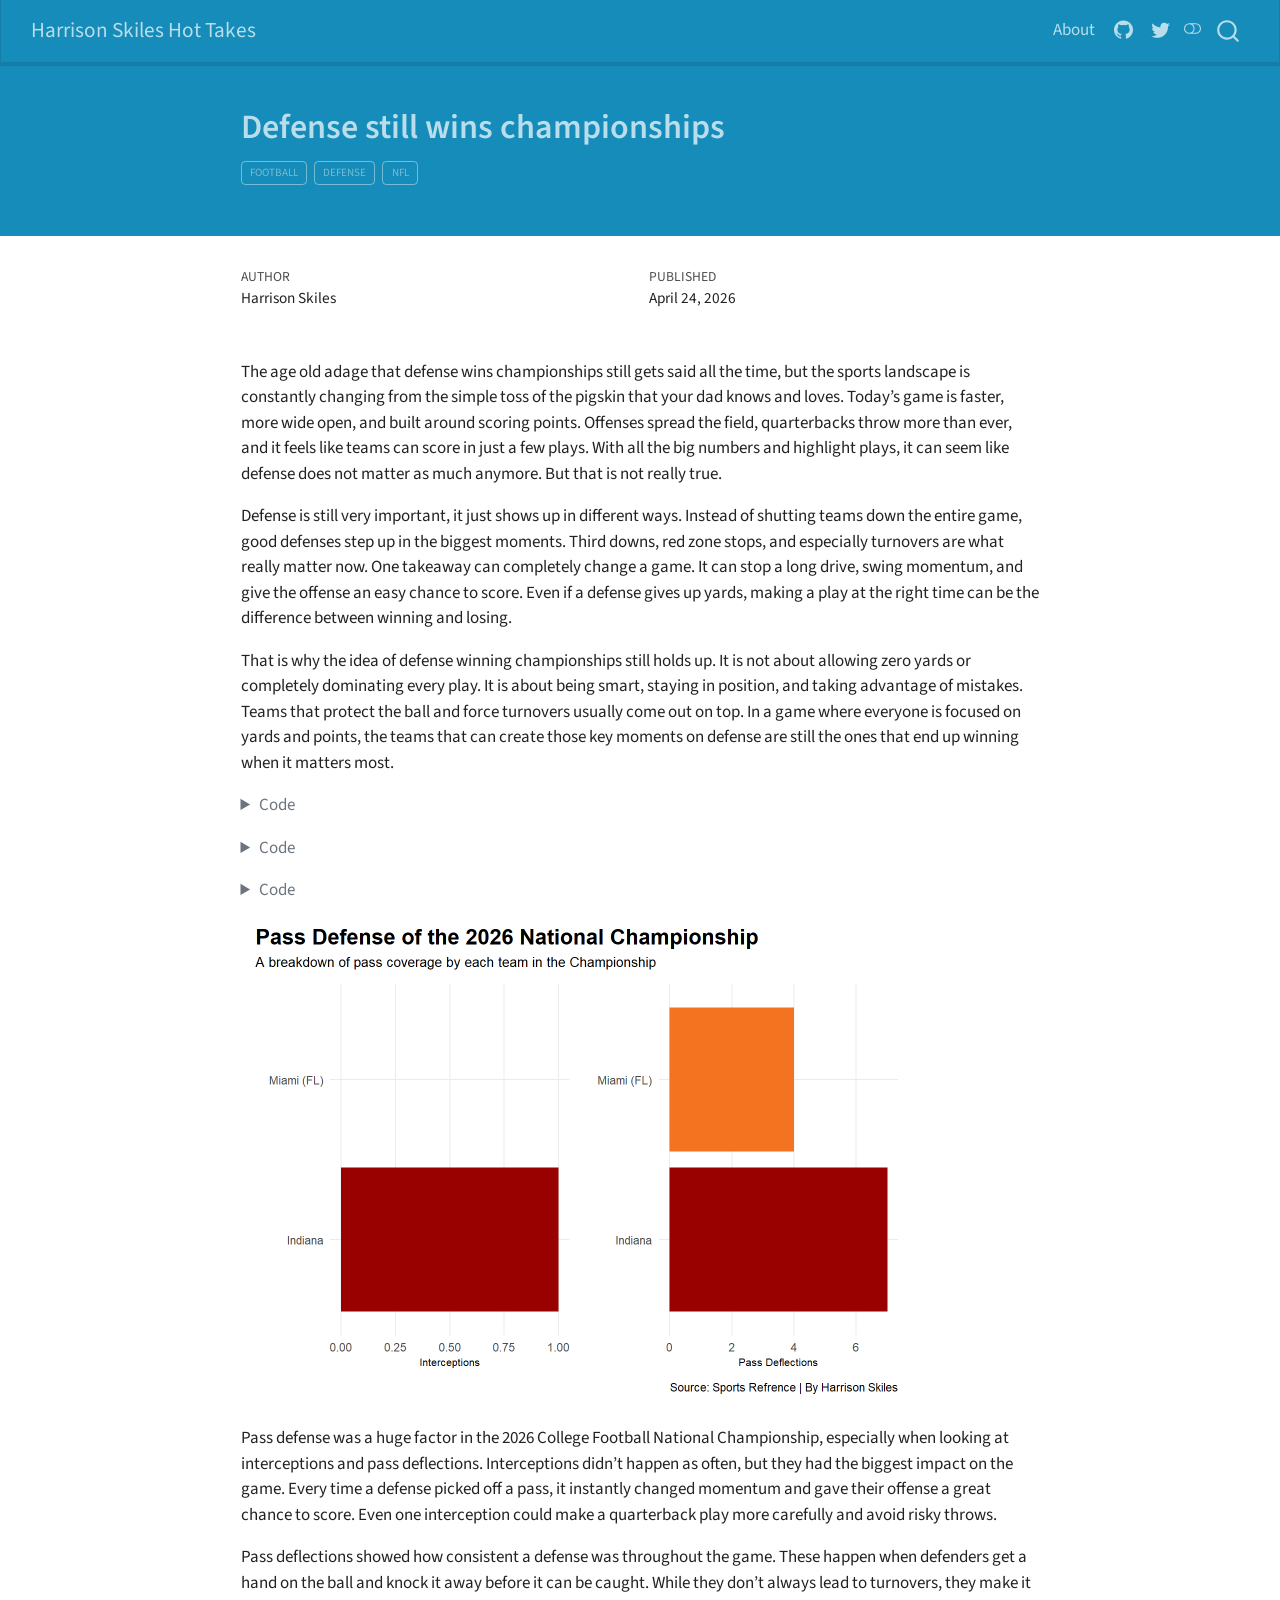
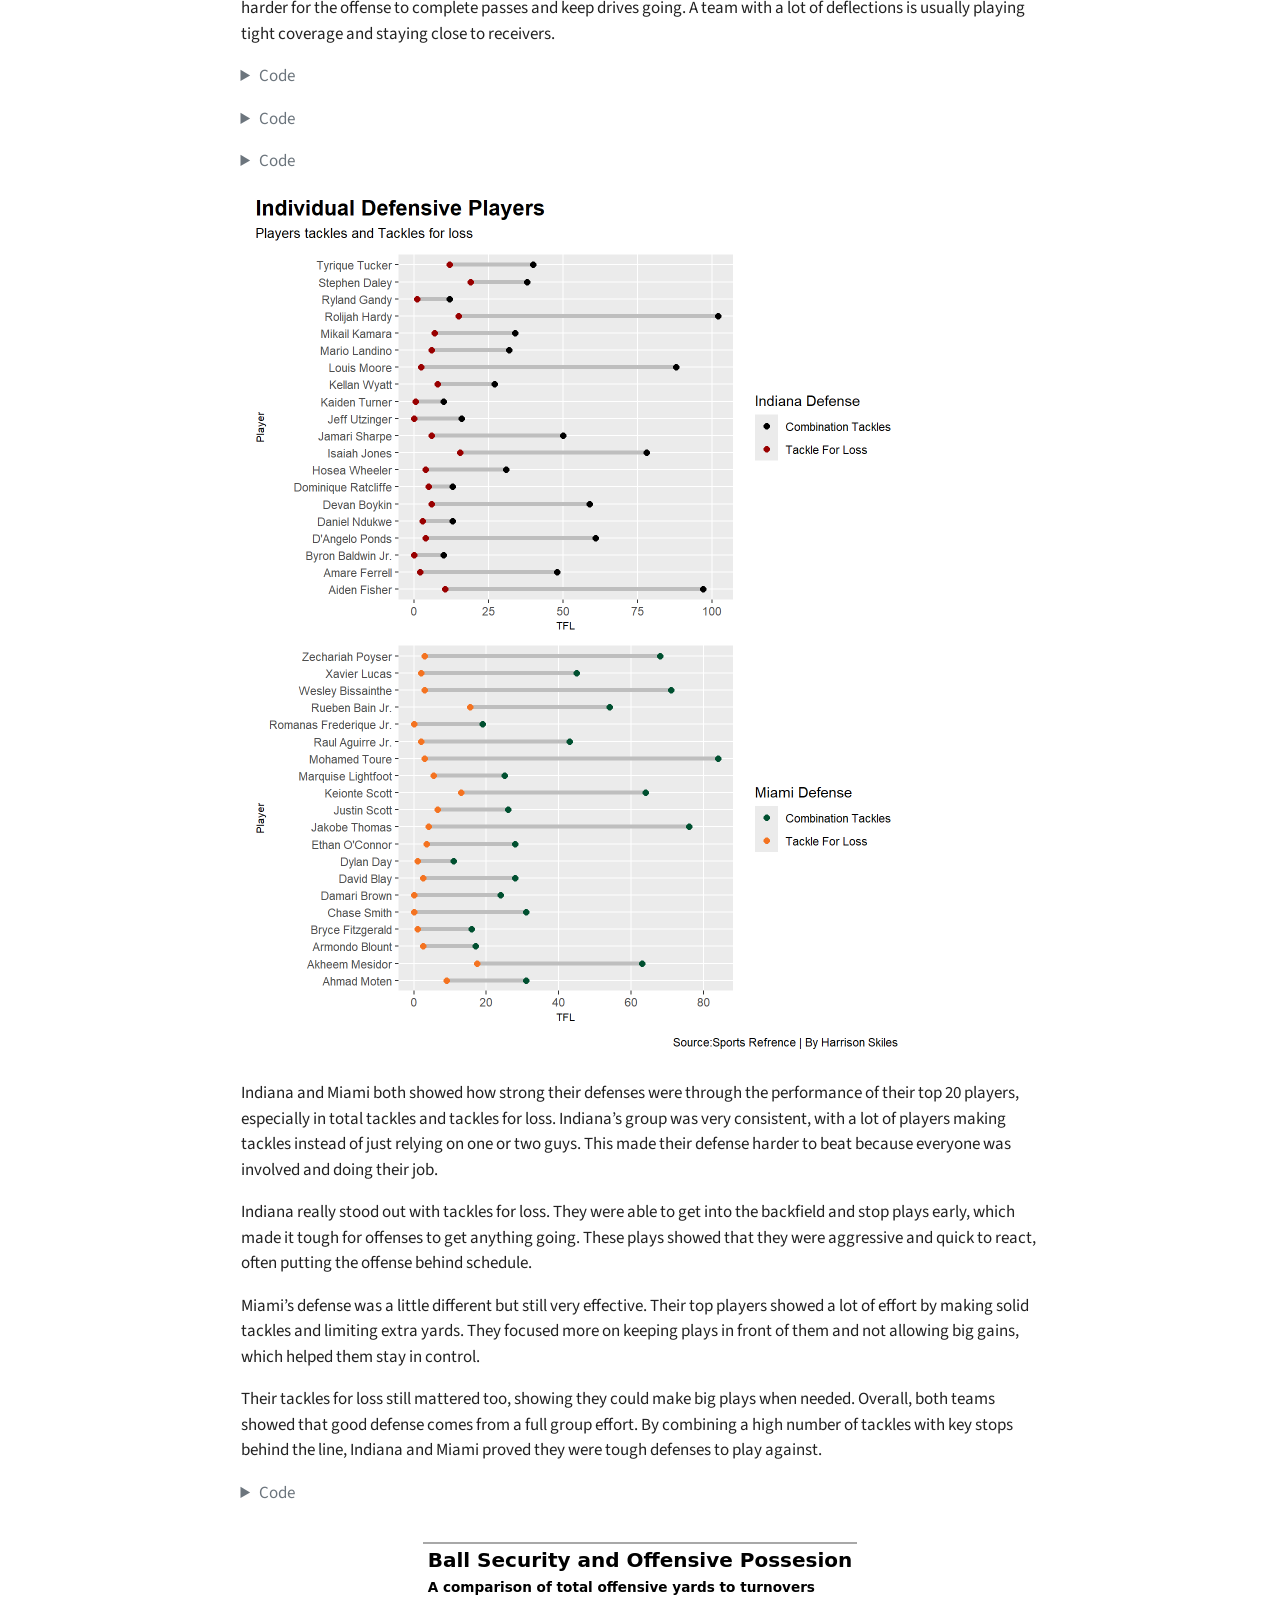
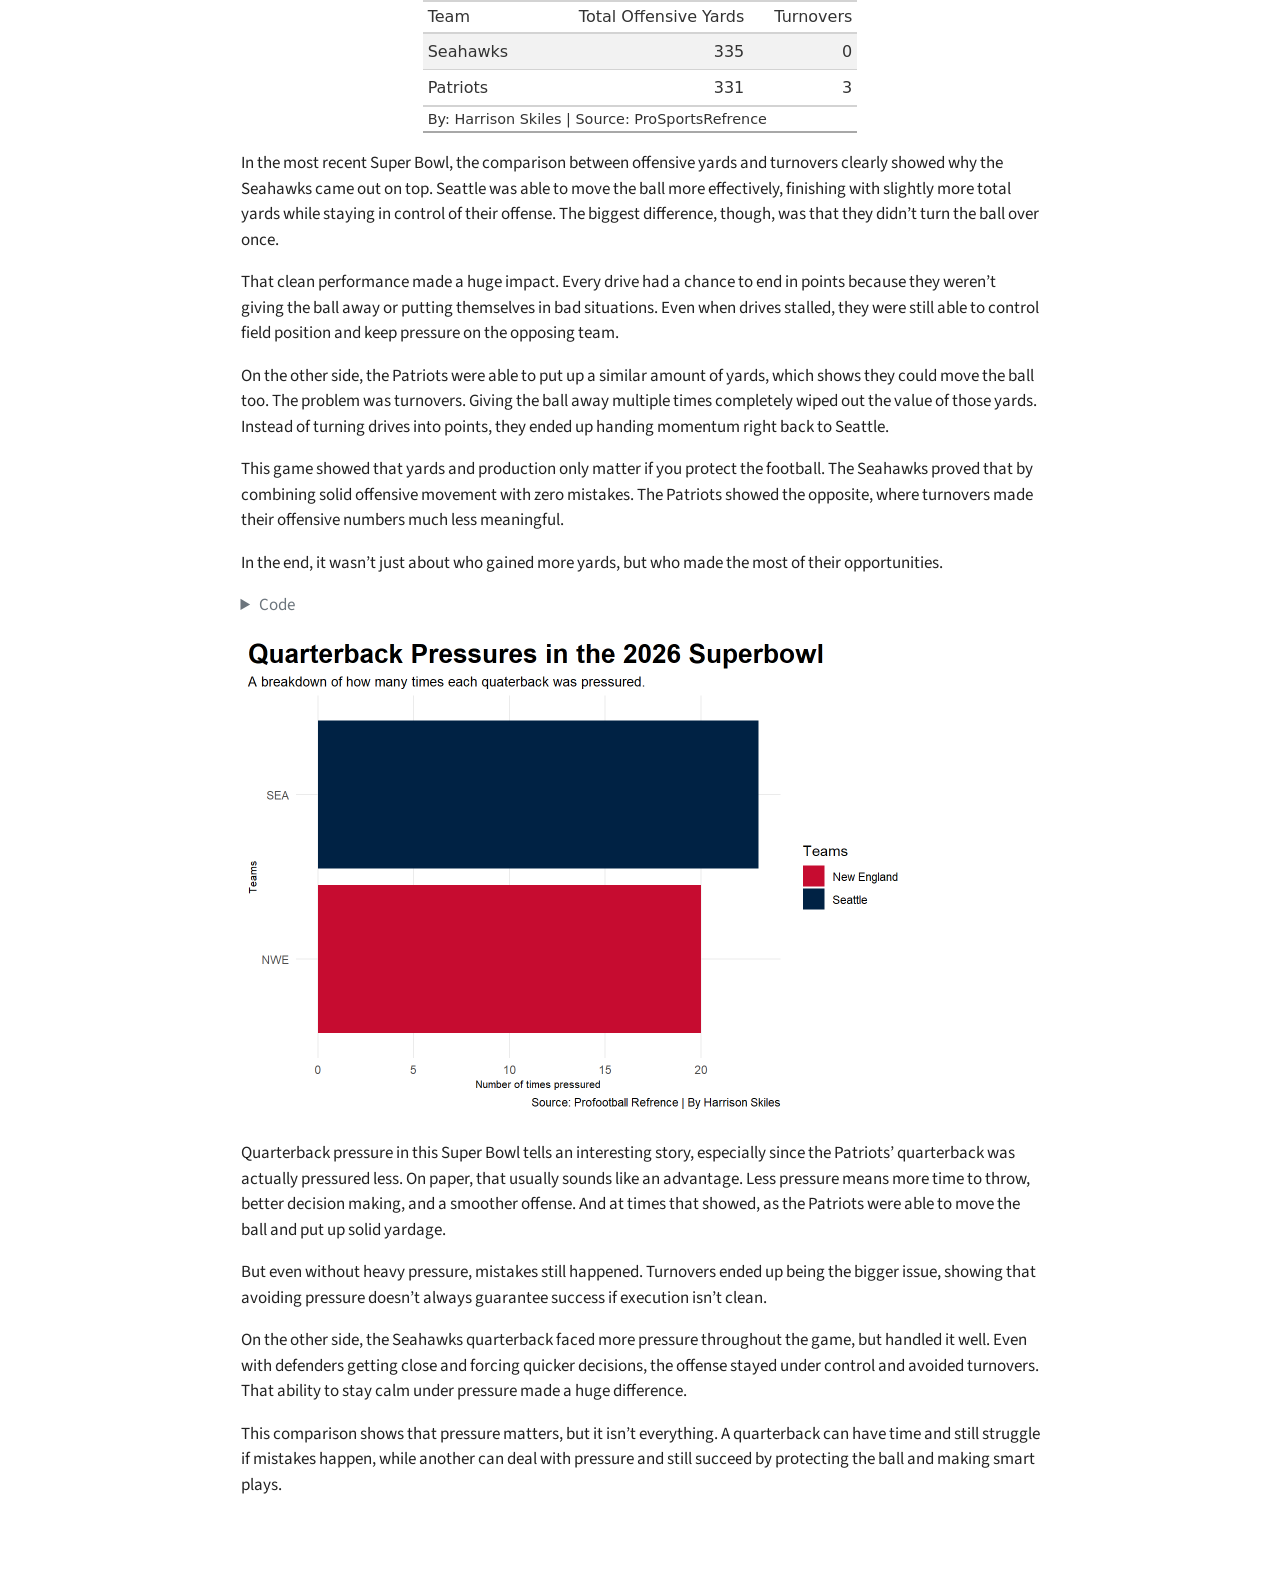
<file: posts/defense/index.html>
<!DOCTYPE html>
<html xmlns="http://www.w3.org/1999/xhtml" lang="en" xml:lang="en"><head>

<meta charset="utf-8">
<meta name="generator" content="quarto-1.9.36">

<meta name="viewport" content="width=device-width, initial-scale=1.0, user-scalable=yes">

<meta name="author" content="Harrison Skiles">
<meta name="dcterms.date" content="2026-04-24">

<title>Defense still wins championships – Harrison Skiles Hot Takes</title>
<style>
/* Default styles provided by pandoc.
** See https://pandoc.org/MANUAL.html#variables-for-html for config info.
*/
code{white-space: pre-wrap;}
span.smallcaps{font-variant: small-caps;}
div.columns{display: flex; gap: min(4vw, 1.5em);}
div.column{flex: auto; overflow-x: auto;}
div.hanging-indent{margin-left: 1.5em; text-indent: -1.5em;}
ul.task-list{list-style: none;}
ul.task-list li input[type="checkbox"] {
  width: 0.8em;
  margin: 0 0.8em 0.2em -1em; /* quarto-specific, see https://github.com/quarto-dev/quarto-cli/issues/4556 */ 
  vertical-align: middle;
}
/* CSS for syntax highlighting */
html { -webkit-text-size-adjust: 100%; }
pre > code.sourceCode { white-space: pre; position: relative; }
pre > code.sourceCode > span { display: inline-block; line-height: 1.25; }
pre > code.sourceCode > span:empty { height: 1.2em; }
.sourceCode { overflow: visible; }
code.sourceCode > span { color: inherit; text-decoration: inherit; }
div.sourceCode { margin: 1em 0; }
pre.sourceCode { margin: 0; }
@media screen {
div.sourceCode { overflow: auto; }
}
@media print {
pre > code.sourceCode { white-space: pre-wrap; }
pre > code.sourceCode > span { text-indent: -5em; padding-left: 5em; }
}
pre.numberSource code
  { counter-reset: source-line 0; }
pre.numberSource code > span
  { position: relative; left: -4em; counter-increment: source-line; }
pre.numberSource code > span > a:first-child::before
  { content: counter(source-line);
    position: relative; left: -1em; text-align: right; vertical-align: baseline;
    border: none; display: inline-block;
    -webkit-touch-callout: none; -webkit-user-select: none;
    -khtml-user-select: none; -moz-user-select: none;
    -ms-user-select: none; user-select: none;
    padding: 0 4px; width: 4em;
  }
pre.numberSource { margin-left: 3em;  padding-left: 4px; }
div.sourceCode
  {   }
@media screen {
pre > code.sourceCode > span > a:first-child::before { text-decoration: underline; }
}
</style>


<script src="../../site_libs/quarto-nav/quarto-nav.js"></script>
<script src="../../site_libs/quarto-nav/headroom.min.js"></script>
<script src="../../site_libs/clipboard/clipboard.min.js"></script>
<script src="../../site_libs/quarto-search/autocomplete.umd.js"></script>
<script src="../../site_libs/quarto-search/fuse.min.js"></script>
<script src="../../site_libs/quarto-search/quarto-search.js"></script>
<meta name="quarto:offset" content="../../">
<link href="../../logo.png" rel="icon" type="image/png">
<script src="../../site_libs/quarto-html/quarto.js" type="module"></script>
<script src="../../site_libs/quarto-html/tabsets/tabsets.js" type="module"></script>
<script src="../../site_libs/quarto-html/popper.min.js"></script>
<script src="../../site_libs/quarto-html/tippy.umd.min.js"></script>
<script src="../../site_libs/quarto-html/anchor.min.js"></script>
<link href="../../site_libs/quarto-html/tippy.css" rel="stylesheet">
<link href="../../site_libs/quarto-html/quarto-syntax-highlighting-845c23b38eaddc0f92fda52bfe77a8c8.css" rel="stylesheet" class="quarto-color-scheme" id="quarto-text-highlighting-styles">
<link href="../../site_libs/quarto-html/quarto-syntax-highlighting-dark-f418161beb48e0141c760e455f12af2c.css" rel="stylesheet" class="quarto-color-scheme quarto-color-alternate" id="quarto-text-highlighting-styles">
<link href="../../site_libs/quarto-html/quarto-syntax-highlighting-845c23b38eaddc0f92fda52bfe77a8c8.css" rel="stylesheet" class="quarto-color-scheme-extra" id="quarto-text-highlighting-styles">
<script src="../../site_libs/bootstrap/bootstrap.min.js"></script>
<link href="../../site_libs/bootstrap/bootstrap-icons.css" rel="stylesheet">
<link href="../../site_libs/bootstrap/bootstrap-267efaf477eec0fe62d4fb3579b721f4.min.css" rel="stylesheet" append-hash="true" class="quarto-color-scheme" id="quarto-bootstrap" data-mode="light">
<link href="../../site_libs/bootstrap/bootstrap-dark-83aa922c66320fb2466ab483cafd95a8.min.css" rel="stylesheet" append-hash="true" class="quarto-color-scheme quarto-color-alternate" id="quarto-bootstrap" data-mode="light">
<link href="../../site_libs/bootstrap/bootstrap-267efaf477eec0fe62d4fb3579b721f4.min.css" rel="stylesheet" append-hash="true" class="quarto-color-scheme-extra" id="quarto-bootstrap" data-mode="light">
<script id="quarto-search-options" type="application/json">{
  "location": "navbar",
  "copy-button": false,
  "collapse-after": 3,
  "panel-placement": "end",
  "type": "overlay",
  "limit": 50,
  "keyboard-shortcut": [
    "f",
    "/",
    "s"
  ],
  "show-item-context": false,
  "language": {
    "search-no-results-text": "No results",
    "search-matching-documents-text": "matching documents",
    "search-copy-link-title": "Copy link to search",
    "search-hide-matches-text": "Hide additional matches",
    "search-more-match-text": "more match in this document",
    "search-more-matches-text": "more matches in this document",
    "search-clear-button-title": "Clear",
    "search-text-placeholder": "",
    "search-detached-cancel-button-title": "Cancel",
    "search-submit-button-title": "Submit",
    "search-label": "Search"
  }
}</script>


<link rel="stylesheet" href="../../styles.css">
</head>

<body class="nav-fixed fullcontent quarto-light"><script id="quarto-html-before-body" type="application/javascript">
    const toggleBodyColorMode = (bsSheetEl) => {
      const mode = bsSheetEl.getAttribute("data-mode");
      const bodyEl = window.document.querySelector("body");
      if (mode === "dark") {
        bodyEl.classList.add("quarto-dark");
        bodyEl.classList.remove("quarto-light");
      } else {
        bodyEl.classList.add("quarto-light");
        bodyEl.classList.remove("quarto-dark");
      }
    }
    const toggleBodyColorPrimary = () => {
      const bsSheetEl = window.document.querySelector("link#quarto-bootstrap:not([rel=disabled-stylesheet])");
      if (bsSheetEl) {
        toggleBodyColorMode(bsSheetEl);
      }
    }
    const setColorSchemeToggle = (alternate) => {
      const toggles = window.document.querySelectorAll('.quarto-color-scheme-toggle');
      for (let i=0; i < toggles.length; i++) {
        const toggle = toggles[i];
        if (toggle) {
          if (alternate) {
            toggle.classList.add("alternate");
          } else {
            toggle.classList.remove("alternate");
          }
        }
      }
    };
    const toggleColorMode = (alternate) => {
      // Switch the stylesheets
      const primaryStylesheets = window.document.querySelectorAll('link.quarto-color-scheme:not(.quarto-color-alternate)');
      const alternateStylesheets = window.document.querySelectorAll('link.quarto-color-scheme.quarto-color-alternate');
      manageTransitions('#quarto-margin-sidebar .nav-link', false);
      if (alternate) {
        // note: dark is layered on light, we don't disable primary!
        enableStylesheet(alternateStylesheets);
        for (const sheetNode of alternateStylesheets) {
          if (sheetNode.id === "quarto-bootstrap") {
            toggleBodyColorMode(sheetNode);
          }
        }
      } else {
        disableStylesheet(alternateStylesheets);
        enableStylesheet(primaryStylesheets)
        toggleBodyColorPrimary();
      }
      manageTransitions('#quarto-margin-sidebar .nav-link', true);
      // Switch the toggles
      setColorSchemeToggle(alternate)
      // Hack to workaround the fact that safari doesn't
      // properly recolor the scrollbar when toggling (#1455)
      if (navigator.userAgent.indexOf('Safari') > 0 && navigator.userAgent.indexOf('Chrome') == -1) {
        manageTransitions("body", false);
        window.scrollTo(0, 1);
        setTimeout(() => {
          window.scrollTo(0, 0);
          manageTransitions("body", true);
        }, 40);
      }
    }
    const disableStylesheet = (stylesheets) => {
      for (let i=0; i < stylesheets.length; i++) {
        const stylesheet = stylesheets[i];
        stylesheet.rel = 'disabled-stylesheet';
      }
    }
    const enableStylesheet = (stylesheets) => {
      for (let i=0; i < stylesheets.length; i++) {
        const stylesheet = stylesheets[i];
        if(stylesheet.rel !== 'stylesheet') { // for Chrome, which will still FOUC without this check
          stylesheet.rel = 'stylesheet';
        }
      }
    }
    const manageTransitions = (selector, allowTransitions) => {
      const els = window.document.querySelectorAll(selector);
      for (let i=0; i < els.length; i++) {
        const el = els[i];
        if (allowTransitions) {
          el.classList.remove('notransition');
        } else {
          el.classList.add('notransition');
        }
      }
    }
    const isFileUrl = () => {
      return window.location.protocol === 'file:';
    }
    const hasAlternateSentinel = () => {
      let styleSentinel = getColorSchemeSentinel();
      if (styleSentinel !== null) {
        return styleSentinel === "alternate";
      } else {
        return false;
      }
    }
    const setStyleSentinel = (alternate) => {
      const value = alternate ? "alternate" : "default";
      if (!isFileUrl()) {
        window.localStorage.setItem("quarto-color-scheme", value);
      } else {
        localAlternateSentinel = value;
      }
    }
    const getColorSchemeSentinel = () => {
      if (!isFileUrl()) {
        const storageValue = window.localStorage.getItem("quarto-color-scheme");
        return storageValue != null ? storageValue : localAlternateSentinel;
      } else {
        return localAlternateSentinel;
      }
    }
    const toggleGiscusIfUsed = (isAlternate, darkModeDefault) => {
      const baseTheme = document.querySelector('#giscus-base-theme')?.value ?? 'light';
      const alternateTheme = document.querySelector('#giscus-alt-theme')?.value ?? 'dark';
      let newTheme = '';
      if(authorPrefersDark) {
        newTheme = isAlternate ? baseTheme : alternateTheme;
      } else {
        newTheme = isAlternate ? alternateTheme : baseTheme;
      }
      const changeGiscusTheme = () => {
        // From: https://github.com/giscus/giscus/issues/336
        const sendMessage = (message) => {
          const iframe = document.querySelector('iframe.giscus-frame');
          if (!iframe) return;
          iframe.contentWindow.postMessage({ giscus: message }, 'https://giscus.app');
        }
        sendMessage({
          setConfig: {
            theme: newTheme
          }
        });
      }
      const isGiscussLoaded = window.document.querySelector('iframe.giscus-frame') !== null;
      if (isGiscussLoaded) {
        changeGiscusTheme();
      }
    };
    const authorPrefersDark = false;
    const darkModeDefault = authorPrefersDark;
      document.querySelector('link#quarto-text-highlighting-styles.quarto-color-scheme-extra').rel = 'disabled-stylesheet';
      document.querySelector('link#quarto-bootstrap.quarto-color-scheme-extra').rel = 'disabled-stylesheet';
    let localAlternateSentinel = darkModeDefault ? 'alternate' : 'default';
    // Dark / light mode switch
    window.quartoToggleColorScheme = () => {
      // Read the current dark / light value
      let toAlternate = !hasAlternateSentinel();
      toggleColorMode(toAlternate);
      setStyleSentinel(toAlternate);
      toggleGiscusIfUsed(toAlternate, darkModeDefault);
      window.dispatchEvent(new Event('resize'));
    };
    // Switch to dark mode if need be
    if (hasAlternateSentinel()) {
      toggleColorMode(true);
    } else {
      toggleColorMode(false);
    }
  </script>

<div id="quarto-search-results"></div>
  <header id="quarto-header" class="headroom fixed-top quarto-banner">
    <nav class="navbar navbar-expand-lg " data-bs-theme="dark">
      <div class="navbar-container container-fluid">
      <div class="navbar-brand-container mx-auto">
    <a class="navbar-brand" href="../../index.html">
    <span class="navbar-title">Harrison Skiles Hot Takes</span>
    </a>
  </div>
            <div id="quarto-search" class="" title="Search"></div>
          <button class="navbar-toggler" type="button" data-bs-toggle="collapse" data-bs-target="#navbarCollapse" aria-controls="navbarCollapse" role="menu" aria-expanded="false" aria-label="Toggle navigation" onclick="if (window.quartoToggleHeadroom) { window.quartoToggleHeadroom(); }">
  <span class="navbar-toggler-icon"></span>
</button>
          <div class="collapse navbar-collapse" id="navbarCollapse">
            <ul class="navbar-nav navbar-nav-scroll ms-auto">
  <li class="nav-item">
    <a class="nav-link" href="../../about.html"> 
<span class="menu-text">About</span></a>
  </li>  
  <li class="nav-item compact">
    <a class="nav-link" href="https://github.com/hskiles"> <i class="bi bi-github" role="img">
</i> 
<span class="menu-text"></span></a>
  </li>  
  <li class="nav-item compact">
    <a class="nav-link" href="https://twitter.com/mattwaite"> <i class="bi bi-twitter" role="img">
</i> 
<span class="menu-text"></span></a>
  </li>  
</ul>
          </div> <!-- /navcollapse -->
            <div class="quarto-navbar-tools">
  <a href="" class="quarto-color-scheme-toggle quarto-navigation-tool  px-1" onclick="window.quartoToggleColorScheme(); return false;" title="Toggle dark mode"><i class="bi"></i></a>
</div>
      </div> <!-- /container-fluid -->
    </nav>
</header>
<!-- content -->
<header id="title-block-header" class="quarto-title-block default page-columns page-full">
  <div class="quarto-title-banner page-columns page-full">
    <div class="quarto-title column-body">
      <h1 class="title">Defense still wins championships</h1>
                                <div class="quarto-categories">
                <div class="quarto-category">football</div>
                <div class="quarto-category">defense</div>
                <div class="quarto-category">nfl</div>
              </div>
                  </div>
  </div>
    
  
  <div class="quarto-title-meta">

      <div>
      <div class="quarto-title-meta-heading">Author</div>
      <div class="quarto-title-meta-contents">
               <p>Harrison Skiles </p>
            </div>
    </div>
      
      <div>
      <div class="quarto-title-meta-heading">Published</div>
      <div class="quarto-title-meta-contents">
        <p class="date">April 24, 2026</p>
      </div>
    </div>
    
      
    </div>
    
  
  </header><div id="quarto-content" class="quarto-container page-columns page-rows-contents page-layout-article page-navbar">
<!-- sidebar -->
<!-- margin-sidebar -->
    
<!-- main -->
<main class="content quarto-banner-title-block" id="quarto-document-content">






<p>The age old adage that defense wins championships still gets said all the time, but the sports landscape is constantly changing from the simple toss of the pigskin that your dad knows and loves. Today’s game is faster, more wide open, and built around scoring points. Offenses spread the field, quarterbacks throw more than ever, and it feels like teams can score in just a few plays. With all the big numbers and highlight plays, it can seem like defense does not matter as much anymore. But that is not really true.</p>
<p>Defense is still very important, it just shows up in different ways. Instead of shutting teams down the entire game, good defenses step up in the biggest moments. Third downs, red zone stops, and especially turnovers are what really matter now. One takeaway can completely change a game. It can stop a long drive, swing momentum, and give the offense an easy chance to score. Even if a defense gives up yards, making a play at the right time can be the difference between winning and losing.</p>
<p>That is why the idea of defense winning championships still holds up. It is not about allowing zero yards or completely dominating every play. It is about being smart, staying in position, and taking advantage of mistakes. Teams that protect the ball and force turnovers usually come out on top. In a game where everyone is focused on yards and points, the teams that can create those key moments on defense are still the ones that end up winning when it matters most.</p>
<div class="cell">
<details class="code-fold">
<summary>Code</summary>
<div class="code-copy-outer-scaffold"><div class="sourceCode cell-code" id="cb1"><pre class="sourceCode r code-with-copy"><code class="sourceCode r"><span id="cb1-1"><a href="#cb1-1" aria-hidden="true" tabindex="-1"></a><span class="fu">library</span>(readr)</span>
<span id="cb1-2"><a href="#cb1-2" aria-hidden="true" tabindex="-1"></a><span class="fu">library</span>(tidyverse)</span>
<span id="cb1-3"><a href="#cb1-3" aria-hidden="true" tabindex="-1"></a><span class="fu">library</span>(dplyr)</span>
<span id="cb1-4"><a href="#cb1-4" aria-hidden="true" tabindex="-1"></a><span class="fu">library</span>(ggplot2)</span>
<span id="cb1-5"><a href="#cb1-5" aria-hidden="true" tabindex="-1"></a><span class="fu">library</span>(patchwork)</span>
<span id="cb1-6"><a href="#cb1-6" aria-hidden="true" tabindex="-1"></a><span class="fu">library</span>(gt)</span>
<span id="cb1-7"><a href="#cb1-7" aria-hidden="true" tabindex="-1"></a><span class="fu">library</span>(wehoop)</span></code></pre></div><button title="Copy to Clipboard" class="code-copy-button"><i class="bi"></i></button></div>
</details>
</div>
<div class="cell">
<details class="code-fold">
<summary>Code</summary>
<div class="code-copy-outer-scaffold"><div class="sourceCode cell-code" id="cb2"><pre class="sourceCode r code-with-copy"><code class="sourceCode r"><span id="cb2-1"><a href="#cb2-1" aria-hidden="true" tabindex="-1"></a>cfb<span class="ot">&lt;-</span> <span class="fu">read_csv</span>(<span class="st">"Nattydata.csv"</span>)</span>
<span id="cb2-2"><a href="#cb2-2" aria-hidden="true" tabindex="-1"></a>OKC<span class="ot">&lt;-</span> <span class="fu">read_csv</span>(<span class="st">"OKC.csv"</span>)</span>
<span id="cb2-3"><a href="#cb2-3" aria-hidden="true" tabindex="-1"></a>Pacers<span class="ot">&lt;-</span> <span class="fu">read_csv</span>(<span class="st">"pacers.csv"</span>)</span>
<span id="cb2-4"><a href="#cb2-4" aria-hidden="true" tabindex="-1"></a>SuperBowl<span class="ot">&lt;-</span> <span class="fu">read_csv</span>(<span class="st">"SBdata.csv"</span>)</span>
<span id="cb2-5"><a href="#cb2-5" aria-hidden="true" tabindex="-1"></a>Sbtotal<span class="ot">&lt;-</span> <span class="fu">read_csv</span>(<span class="st">"SuperbowlFix.csv"</span>)</span>
<span id="cb2-6"><a href="#cb2-6" aria-hidden="true" tabindex="-1"></a>IDS<span class="ot">&lt;-</span> <span class="fu">read_csv</span>(<span class="st">"IndianaS.csv"</span>) <span class="sc">|&gt;</span> <span class="fu">top_n</span>(<span class="dv">20</span>, <span class="at">wt=</span>Comb)</span>
<span id="cb2-7"><a href="#cb2-7" aria-hidden="true" tabindex="-1"></a>MS<span class="ot">&lt;-</span> <span class="fu">read_csv</span>(<span class="st">"miamiS.csv"</span>) <span class="sc">|&gt;</span> <span class="fu">top_n</span>(<span class="dv">20</span>, <span class="at">wt=</span>Comb)</span></code></pre></div><button title="Copy to Clipboard" class="code-copy-button"><i class="bi"></i></button></div>
</details>
</div>
<div class="cell">
<details class="code-fold">
<summary>Code</summary>
<div class="code-copy-outer-scaffold"><div class="sourceCode cell-code" id="cb3"><pre class="sourceCode r code-with-copy"><code class="sourceCode r"><span id="cb3-1"><a href="#cb3-1" aria-hidden="true" tabindex="-1"></a>PassDef <span class="ot">&lt;-</span> cfb <span class="sc">|&gt;</span> <span class="fu">filter</span>(School <span class="sc">==</span> <span class="st">"Indiana"</span>)</span>
<span id="cb3-2"><a href="#cb3-2" aria-hidden="true" tabindex="-1"></a>Sac <span class="ot">&lt;-</span> cfb <span class="sc">|&gt;</span> <span class="fu">filter</span>(School<span class="sc">==</span> <span class="st">"Miami"</span>)</span>
<span id="cb3-3"><a href="#cb3-3" aria-hidden="true" tabindex="-1"></a></span>
<span id="cb3-4"><a href="#cb3-4" aria-hidden="true" tabindex="-1"></a>PassDef <span class="ot">&lt;-</span> <span class="fu">ggplot</span>() <span class="sc">+</span></span>
<span id="cb3-5"><a href="#cb3-5" aria-hidden="true" tabindex="-1"></a>  <span class="fu">geom_bar</span>(<span class="at">data=</span> cfb, <span class="fu">aes</span>(<span class="fu">reorder</span>(School,Int), <span class="at">weight=</span> Int), <span class="at">fill=</span> <span class="st">"grey"</span>) <span class="sc">+</span></span>
<span id="cb3-6"><a href="#cb3-6" aria-hidden="true" tabindex="-1"></a>  <span class="fu">geom_bar</span>( <span class="at">data =</span> cfb, <span class="fu">aes</span>(<span class="fu">reorder</span>(School, Int), <span class="at">weight=</span> Int), <span class="at">fill=</span><span class="st">"#990000"</span>)<span class="sc">+</span></span>
<span id="cb3-7"><a href="#cb3-7" aria-hidden="true" tabindex="-1"></a>  <span class="fu">coord_flip</span>() <span class="sc">+</span></span>
<span id="cb3-8"><a href="#cb3-8" aria-hidden="true" tabindex="-1"></a>  <span class="fu">labs</span>(</span>
<span id="cb3-9"><a href="#cb3-9" aria-hidden="true" tabindex="-1"></a>    <span class="at">x=</span><span class="st">""</span>,</span>
<span id="cb3-10"><a href="#cb3-10" aria-hidden="true" tabindex="-1"></a>    <span class="at">y=</span><span class="st">"Interceptions"</span></span>
<span id="cb3-11"><a href="#cb3-11" aria-hidden="true" tabindex="-1"></a>  ) <span class="sc">+</span></span>
<span id="cb3-12"><a href="#cb3-12" aria-hidden="true" tabindex="-1"></a>  <span class="fu">theme_minimal</span>()</span>
<span id="cb3-13"><a href="#cb3-13" aria-hidden="true" tabindex="-1"></a>Sac <span class="ot">&lt;-</span> <span class="fu">ggplot</span>() <span class="sc">+</span></span>
<span id="cb3-14"><a href="#cb3-14" aria-hidden="true" tabindex="-1"></a>  <span class="fu">geom_bar</span>(<span class="at">data=</span> cfb, <span class="fu">aes</span>(<span class="fu">reorder</span>(School,PD), <span class="at">weight=</span> PD, <span class="at">fill=</span>School)) <span class="sc">+</span></span>
<span id="cb3-15"><a href="#cb3-15" aria-hidden="true" tabindex="-1"></a>  <span class="fu">scale_fill_manual</span>(<span class="at">values=</span><span class="fu">c</span>(<span class="st">"#990000"</span>,<span class="st">"#F47321"</span>)) <span class="sc">+</span> </span>
<span id="cb3-16"><a href="#cb3-16" aria-hidden="true" tabindex="-1"></a>  <span class="fu">coord_flip</span>() <span class="sc">+</span></span>
<span id="cb3-17"><a href="#cb3-17" aria-hidden="true" tabindex="-1"></a>  <span class="fu">labs</span>(</span>
<span id="cb3-18"><a href="#cb3-18" aria-hidden="true" tabindex="-1"></a>    <span class="at">x=</span><span class="st">""</span>,</span>
<span id="cb3-19"><a href="#cb3-19" aria-hidden="true" tabindex="-1"></a>    <span class="at">y=</span><span class="st">"Pass Deflections"</span></span>
<span id="cb3-20"><a href="#cb3-20" aria-hidden="true" tabindex="-1"></a>  ) <span class="sc">+</span></span>
<span id="cb3-21"><a href="#cb3-21" aria-hidden="true" tabindex="-1"></a>  <span class="fu">theme_minimal</span>()</span>
<span id="cb3-22"><a href="#cb3-22" aria-hidden="true" tabindex="-1"></a></span>
<span id="cb3-23"><a href="#cb3-23" aria-hidden="true" tabindex="-1"></a>PassDef <span class="sc">+</span> Sac <span class="sc">+</span></span>
<span id="cb3-24"><a href="#cb3-24" aria-hidden="true" tabindex="-1"></a>  <span class="fu">plot_annotation</span>(</span>
<span id="cb3-25"><a href="#cb3-25" aria-hidden="true" tabindex="-1"></a>    <span class="at">title=</span><span class="st">"Pass Defense of the 2026 National Championship"</span>,</span>
<span id="cb3-26"><a href="#cb3-26" aria-hidden="true" tabindex="-1"></a>    <span class="at">subtitle=</span> <span class="st">"A breakdown of pass coverage by each team in the Championship"</span>,</span>
<span id="cb3-27"><a href="#cb3-27" aria-hidden="true" tabindex="-1"></a>    <span class="at">caption =</span> <span class="st">"Source: Sports Refrence | By Harrison Skiles"</span></span>
<span id="cb3-28"><a href="#cb3-28" aria-hidden="true" tabindex="-1"></a>  ) <span class="sc">&amp;</span></span>
<span id="cb3-29"><a href="#cb3-29" aria-hidden="true" tabindex="-1"></a>  <span class="fu">theme</span>(</span>
<span id="cb3-30"><a href="#cb3-30" aria-hidden="true" tabindex="-1"></a>    <span class="at">plot.title =</span> <span class="fu">element_text</span>(<span class="at">size=</span><span class="dv">16</span>, <span class="at">face =</span> <span class="st">"bold"</span>),</span>
<span id="cb3-31"><a href="#cb3-31" aria-hidden="true" tabindex="-1"></a>    <span class="at">axis.title =</span> <span class="fu">element_text</span>(<span class="at">size=</span><span class="dv">8</span>),</span>
<span id="cb3-32"><a href="#cb3-32" aria-hidden="true" tabindex="-1"></a>    <span class="at">plot.subtitle =</span> <span class="fu">element_text</span>(<span class="at">size=</span><span class="dv">10</span>),</span>
<span id="cb3-33"><a href="#cb3-33" aria-hidden="true" tabindex="-1"></a>    <span class="at">panel.grid.minor =</span> <span class="fu">element_blank</span>(),</span>
<span id="cb3-34"><a href="#cb3-34" aria-hidden="true" tabindex="-1"></a>    <span class="at">legend.position =</span> <span class="st">"none"</span></span>
<span id="cb3-35"><a href="#cb3-35" aria-hidden="true" tabindex="-1"></a>  )</span></code></pre></div><button title="Copy to Clipboard" class="code-copy-button"><i class="bi"></i></button></div>
</details>
<div class="cell-output-display">
<div>
<figure class="figure">
<p><img src="index_files/figure-html/unnamed-chunk-3-1.png" class="img-fluid figure-img" width="672"></p>
</figure>
</div>
</div>
</div>
<p>Pass defense was a huge factor in the 2026 College Football National Championship, especially when looking at interceptions and pass deflections. Interceptions didn’t happen as often, but they had the biggest impact on the game. Every time a defense picked off a pass, it instantly changed momentum and gave their offense a great chance to score. Even one interception could make a quarterback play more carefully and avoid risky throws.</p>
<p>Pass deflections showed how consistent a defense was throughout the game. These happen when defenders get a hand on the ball and knock it away before it can be caught. While they don’t always lead to turnovers, they make it harder for the offense to complete passes and keep drives going. A team with a lot of deflections is usually playing tight coverage and staying close to receivers.</p>
<div class="cell">
<details class="code-fold">
<summary>Code</summary>
<div class="code-copy-outer-scaffold"><div class="sourceCode cell-code" id="cb4"><pre class="sourceCode r code-with-copy"><code class="sourceCode r"><span id="cb4-1"><a href="#cb4-1" aria-hidden="true" tabindex="-1"></a>Indiana <span class="ot">&lt;-</span> <span class="fu">ggplot</span>() <span class="sc">+</span></span>
<span id="cb4-2"><a href="#cb4-2" aria-hidden="true" tabindex="-1"></a>  <span class="fu">geom_segment</span>(</span>
<span id="cb4-3"><a href="#cb4-3" aria-hidden="true" tabindex="-1"></a>    <span class="at">data=</span> IDS, </span>
<span id="cb4-4"><a href="#cb4-4" aria-hidden="true" tabindex="-1"></a>    <span class="fu">aes</span>(</span>
<span id="cb4-5"><a href="#cb4-5" aria-hidden="true" tabindex="-1"></a>      <span class="at">y=</span>Player, <span class="at">yend=</span> Player,</span>
<span id="cb4-6"><a href="#cb4-6" aria-hidden="true" tabindex="-1"></a>      <span class="at">x=</span> TFL, <span class="at">xend=</span> Comb),</span>
<span id="cb4-7"><a href="#cb4-7" aria-hidden="true" tabindex="-1"></a>    <span class="at">color =</span> <span class="st">"grey"</span>,</span>
<span id="cb4-8"><a href="#cb4-8" aria-hidden="true" tabindex="-1"></a>    <span class="at">linewidth =</span> <span class="fl">1.5</span></span>
<span id="cb4-9"><a href="#cb4-9" aria-hidden="true" tabindex="-1"></a>    ) <span class="sc">+</span></span>
<span id="cb4-10"><a href="#cb4-10" aria-hidden="true" tabindex="-1"></a>  <span class="fu">geom_point</span>(</span>
<span id="cb4-11"><a href="#cb4-11" aria-hidden="true" tabindex="-1"></a>    <span class="at">data=</span> IDS,</span>
<span id="cb4-12"><a href="#cb4-12" aria-hidden="true" tabindex="-1"></a>    <span class="fu">aes</span>(</span>
<span id="cb4-13"><a href="#cb4-13" aria-hidden="true" tabindex="-1"></a>      <span class="at">y=</span> Player,</span>
<span id="cb4-14"><a href="#cb4-14" aria-hidden="true" tabindex="-1"></a>      <span class="at">x=</span> TFL,</span>
<span id="cb4-15"><a href="#cb4-15" aria-hidden="true" tabindex="-1"></a>      <span class="at">color=</span> <span class="st">"Tackle For Loss"</span></span>
<span id="cb4-16"><a href="#cb4-16" aria-hidden="true" tabindex="-1"></a>    ),</span>
<span id="cb4-17"><a href="#cb4-17" aria-hidden="true" tabindex="-1"></a>    <span class="at">size =</span> <span class="dv">2</span></span>
<span id="cb4-18"><a href="#cb4-18" aria-hidden="true" tabindex="-1"></a>  ) <span class="sc">+</span></span>
<span id="cb4-19"><a href="#cb4-19" aria-hidden="true" tabindex="-1"></a>  <span class="fu">geom_point</span>(</span>
<span id="cb4-20"><a href="#cb4-20" aria-hidden="true" tabindex="-1"></a>    <span class="at">data=</span> IDS,</span>
<span id="cb4-21"><a href="#cb4-21" aria-hidden="true" tabindex="-1"></a>    <span class="fu">aes</span>(</span>
<span id="cb4-22"><a href="#cb4-22" aria-hidden="true" tabindex="-1"></a>      <span class="at">y=</span> Player,</span>
<span id="cb4-23"><a href="#cb4-23" aria-hidden="true" tabindex="-1"></a>      <span class="at">x=</span> Comb,</span>
<span id="cb4-24"><a href="#cb4-24" aria-hidden="true" tabindex="-1"></a>      <span class="at">color=</span> <span class="st">"Combination Tackles"</span>),</span>
<span id="cb4-25"><a href="#cb4-25" aria-hidden="true" tabindex="-1"></a>  </span>
<span id="cb4-26"><a href="#cb4-26" aria-hidden="true" tabindex="-1"></a>    <span class="at">size=</span> <span class="dv">2</span></span>
<span id="cb4-27"><a href="#cb4-27" aria-hidden="true" tabindex="-1"></a>  ) <span class="sc">+</span></span>
<span id="cb4-28"><a href="#cb4-28" aria-hidden="true" tabindex="-1"></a>  <span class="fu">scale_color_manual</span>(<span class="at">name=</span> <span class="st">"Indiana Defense"</span>, <span class="at">values =</span> <span class="fu">c</span>(<span class="st">"Tackle For Loss"</span> <span class="ot">=</span> <span class="st">"#990000"</span>, <span class="st">"Combination Tackles"</span> <span class="ot">=</span> <span class="st">"black"</span>))</span></code></pre></div><button title="Copy to Clipboard" class="code-copy-button"><i class="bi"></i></button></div>
</details>
</div>
<div class="cell">
<details class="code-fold">
<summary>Code</summary>
<div class="code-copy-outer-scaffold"><div class="sourceCode cell-code" id="cb5"><pre class="sourceCode r code-with-copy"><code class="sourceCode r"><span id="cb5-1"><a href="#cb5-1" aria-hidden="true" tabindex="-1"></a>Miami <span class="ot">&lt;-</span> <span class="fu">ggplot</span>() <span class="sc">+</span></span>
<span id="cb5-2"><a href="#cb5-2" aria-hidden="true" tabindex="-1"></a>  <span class="fu">geom_segment</span>(</span>
<span id="cb5-3"><a href="#cb5-3" aria-hidden="true" tabindex="-1"></a>    <span class="at">data=</span> MS, </span>
<span id="cb5-4"><a href="#cb5-4" aria-hidden="true" tabindex="-1"></a>    <span class="fu">aes</span>(</span>
<span id="cb5-5"><a href="#cb5-5" aria-hidden="true" tabindex="-1"></a>      <span class="at">y=</span>Player, <span class="at">yend=</span> Player,</span>
<span id="cb5-6"><a href="#cb5-6" aria-hidden="true" tabindex="-1"></a>      <span class="at">x=</span> TFL, <span class="at">xend=</span> Comb),</span>
<span id="cb5-7"><a href="#cb5-7" aria-hidden="true" tabindex="-1"></a>    <span class="at">color =</span> <span class="st">"grey"</span>,</span>
<span id="cb5-8"><a href="#cb5-8" aria-hidden="true" tabindex="-1"></a>    <span class="at">linewidth =</span> <span class="fl">1.5</span></span>
<span id="cb5-9"><a href="#cb5-9" aria-hidden="true" tabindex="-1"></a>    ) <span class="sc">+</span></span>
<span id="cb5-10"><a href="#cb5-10" aria-hidden="true" tabindex="-1"></a>  <span class="fu">geom_point</span>(</span>
<span id="cb5-11"><a href="#cb5-11" aria-hidden="true" tabindex="-1"></a>    <span class="at">data=</span> MS,</span>
<span id="cb5-12"><a href="#cb5-12" aria-hidden="true" tabindex="-1"></a>    <span class="fu">aes</span>(</span>
<span id="cb5-13"><a href="#cb5-13" aria-hidden="true" tabindex="-1"></a>      <span class="at">y=</span> Player,</span>
<span id="cb5-14"><a href="#cb5-14" aria-hidden="true" tabindex="-1"></a>      <span class="at">x=</span> TFL,</span>
<span id="cb5-15"><a href="#cb5-15" aria-hidden="true" tabindex="-1"></a>      <span class="at">color=</span> <span class="st">"Tackle For Loss"</span></span>
<span id="cb5-16"><a href="#cb5-16" aria-hidden="true" tabindex="-1"></a>    ),</span>
<span id="cb5-17"><a href="#cb5-17" aria-hidden="true" tabindex="-1"></a>    <span class="at">size =</span> <span class="dv">2</span></span>
<span id="cb5-18"><a href="#cb5-18" aria-hidden="true" tabindex="-1"></a>  ) <span class="sc">+</span></span>
<span id="cb5-19"><a href="#cb5-19" aria-hidden="true" tabindex="-1"></a>  <span class="fu">geom_point</span>(</span>
<span id="cb5-20"><a href="#cb5-20" aria-hidden="true" tabindex="-1"></a>    <span class="at">data=</span> MS,</span>
<span id="cb5-21"><a href="#cb5-21" aria-hidden="true" tabindex="-1"></a>    <span class="fu">aes</span>(</span>
<span id="cb5-22"><a href="#cb5-22" aria-hidden="true" tabindex="-1"></a>      <span class="at">y=</span> Player,</span>
<span id="cb5-23"><a href="#cb5-23" aria-hidden="true" tabindex="-1"></a>      <span class="at">x=</span> Comb,</span>
<span id="cb5-24"><a href="#cb5-24" aria-hidden="true" tabindex="-1"></a>      <span class="at">color=</span> <span class="st">"Combination Tackles"</span>),</span>
<span id="cb5-25"><a href="#cb5-25" aria-hidden="true" tabindex="-1"></a>  </span>
<span id="cb5-26"><a href="#cb5-26" aria-hidden="true" tabindex="-1"></a>    <span class="at">size=</span> <span class="dv">2</span></span>
<span id="cb5-27"><a href="#cb5-27" aria-hidden="true" tabindex="-1"></a>  ) <span class="sc">+</span></span>
<span id="cb5-28"><a href="#cb5-28" aria-hidden="true" tabindex="-1"></a>  <span class="fu">scale_color_manual</span>(<span class="at">name=</span> <span class="st">"Miami Defense"</span>, <span class="at">values =</span> <span class="fu">c</span>(<span class="st">"Tackle For Loss"</span> <span class="ot">=</span> <span class="st">"#F47321"</span>,<span class="st">"Combination Tackles"</span> <span class="ot">=</span> <span class="st">"#005030"</span>))</span></code></pre></div><button title="Copy to Clipboard" class="code-copy-button"><i class="bi"></i></button></div>
</details>
</div>
<div class="cell">
<details class="code-fold">
<summary>Code</summary>
<div class="code-copy-outer-scaffold"><div class="sourceCode cell-code" id="cb6"><pre class="sourceCode r code-with-copy"><code class="sourceCode r"><span id="cb6-1"><a href="#cb6-1" aria-hidden="true" tabindex="-1"></a>Indiana <span class="sc">/</span> Miami <span class="sc">+</span></span>
<span id="cb6-2"><a href="#cb6-2" aria-hidden="true" tabindex="-1"></a>  <span class="fu">plot_annotation</span>(</span>
<span id="cb6-3"><a href="#cb6-3" aria-hidden="true" tabindex="-1"></a>    <span class="at">title =</span> <span class="st">"Individual Defensive Players"</span>,</span>
<span id="cb6-4"><a href="#cb6-4" aria-hidden="true" tabindex="-1"></a>    <span class="at">subtitle =</span> <span class="st">"Players tackles and Tackles for loss"</span>,</span>
<span id="cb6-5"><a href="#cb6-5" aria-hidden="true" tabindex="-1"></a>    <span class="at">caption =</span> <span class="st">"Source:Sports Refrence | By Harrison Skiles"</span></span>
<span id="cb6-6"><a href="#cb6-6" aria-hidden="true" tabindex="-1"></a>  ) <span class="sc">&amp;</span></span>
<span id="cb6-7"><a href="#cb6-7" aria-hidden="true" tabindex="-1"></a>  <span class="fu">theme</span>(</span>
<span id="cb6-8"><a href="#cb6-8" aria-hidden="true" tabindex="-1"></a>    <span class="at">plot.title =</span> <span class="fu">element_text</span>(<span class="at">size=</span> <span class="dv">16</span>, <span class="at">face =</span> <span class="st">"bold"</span>),</span>
<span id="cb6-9"><a href="#cb6-9" aria-hidden="true" tabindex="-1"></a>    <span class="at">axis.title =</span> <span class="fu">element_text</span>(<span class="at">size =</span> <span class="dv">8</span>),</span>
<span id="cb6-10"><a href="#cb6-10" aria-hidden="true" tabindex="-1"></a>    <span class="at">plot.subtitle =</span> <span class="fu">element_text</span>( <span class="at">size=</span> <span class="dv">10</span>),</span>
<span id="cb6-11"><a href="#cb6-11" aria-hidden="true" tabindex="-1"></a>    <span class="at">panel.grid.minor =</span> <span class="fu">element_blank</span>()</span>
<span id="cb6-12"><a href="#cb6-12" aria-hidden="true" tabindex="-1"></a>  )</span></code></pre></div><button title="Copy to Clipboard" class="code-copy-button"><i class="bi"></i></button></div>
</details>
<div class="cell-output-display">
<div>
<figure class="figure">
<p><img src="index_files/figure-html/unnamed-chunk-6-1.png" class="img-fluid figure-img" width="672"></p>
</figure>
</div>
</div>
</div>
<p>Indiana and Miami both showed how strong their defenses were through the performance of their top 20 players, especially in total tackles and tackles for loss. Indiana’s group was very consistent, with a lot of players making tackles instead of just relying on one or two guys. This made their defense harder to beat because everyone was involved and doing their job.</p>
<p>Indiana really stood out with tackles for loss. They were able to get into the backfield and stop plays early, which made it tough for offenses to get anything going. These plays showed that they were aggressive and quick to react, often putting the offense behind schedule.</p>
<p>Miami’s defense was a little different but still very effective. Their top players showed a lot of effort by making solid tackles and limiting extra yards. They focused more on keeping plays in front of them and not allowing big gains, which helped them stay in control.</p>
<p>Their tackles for loss still mattered too, showing they could make big plays when needed. Overall, both teams showed that good defense comes from a full group effort. By combining a high number of tackles with key stops behind the line, Indiana and Miami proved they were tough defenses to play against.</p>
<div class="cell">
<details class="code-fold">
<summary>Code</summary>
<div class="code-copy-outer-scaffold"><div class="sourceCode cell-code" id="cb7"><pre class="sourceCode r code-with-copy"><code class="sourceCode r"><span id="cb7-1"><a href="#cb7-1" aria-hidden="true" tabindex="-1"></a>Sbtotal <span class="sc">|&gt;</span></span>
<span id="cb7-2"><a href="#cb7-2" aria-hidden="true" tabindex="-1"></a>  <span class="fu">gt</span>() <span class="sc">|&gt;</span></span>
<span id="cb7-3"><a href="#cb7-3" aria-hidden="true" tabindex="-1"></a>  <span class="fu">cols_label</span>(</span>
<span id="cb7-4"><a href="#cb7-4" aria-hidden="true" tabindex="-1"></a>    <span class="at">TYO =</span> <span class="st">" Total Offensive Yards"</span>,</span>
<span id="cb7-5"><a href="#cb7-5" aria-hidden="true" tabindex="-1"></a>    <span class="at">TO =</span> <span class="st">" Turnovers"</span></span>
<span id="cb7-6"><a href="#cb7-6" aria-hidden="true" tabindex="-1"></a>  ) <span class="sc">|&gt;</span></span>
<span id="cb7-7"><a href="#cb7-7" aria-hidden="true" tabindex="-1"></a>  <span class="fu">tab_header</span>(</span>
<span id="cb7-8"><a href="#cb7-8" aria-hidden="true" tabindex="-1"></a>    <span class="at">title=</span> <span class="st">"Ball Security and Offensive Possesion"</span>,</span>
<span id="cb7-9"><a href="#cb7-9" aria-hidden="true" tabindex="-1"></a>    <span class="at">subtitle=</span> <span class="st">"A comparison of total offensive yards to turnovers"</span></span>
<span id="cb7-10"><a href="#cb7-10" aria-hidden="true" tabindex="-1"></a>  ) <span class="sc">|&gt;</span> <span class="fu">tab_style</span>(</span>
<span id="cb7-11"><a href="#cb7-11" aria-hidden="true" tabindex="-1"></a>    <span class="at">style=</span> <span class="fu">cell_text</span>(<span class="at">color =</span> <span class="st">"black"</span> , <span class="at">weight=</span> <span class="st">"bold"</span>, <span class="at">align =</span> <span class="st">"left"</span>),</span>
<span id="cb7-12"><a href="#cb7-12" aria-hidden="true" tabindex="-1"></a>    <span class="at">locations =</span> <span class="fu">cells_title</span>(<span class="st">"title"</span>)</span>
<span id="cb7-13"><a href="#cb7-13" aria-hidden="true" tabindex="-1"></a>  ) <span class="sc">|&gt;</span> <span class="fu">tab_style</span>(</span>
<span id="cb7-14"><a href="#cb7-14" aria-hidden="true" tabindex="-1"></a>    <span class="at">style=</span> <span class="fu">cell_text</span>(<span class="at">color =</span> <span class="st">"black"</span> , <span class="at">weight=</span> <span class="st">"bold"</span>, <span class="at">align =</span> <span class="st">"left"</span>),</span>
<span id="cb7-15"><a href="#cb7-15" aria-hidden="true" tabindex="-1"></a>    <span class="at">locations =</span> <span class="fu">cells_title</span>(<span class="st">"subtitle"</span>)</span>
<span id="cb7-16"><a href="#cb7-16" aria-hidden="true" tabindex="-1"></a>  ) <span class="sc">|&gt;</span></span>
<span id="cb7-17"><a href="#cb7-17" aria-hidden="true" tabindex="-1"></a>  <span class="fu">tab_source_note</span>( <span class="at">source_note =</span><span class="fu">md</span>( <span class="st">"By: Harrison Skiles | Source: ProSportsRefrence"</span> ))</span></code></pre></div><button title="Copy to Clipboard" class="code-copy-button"><i class="bi"></i></button></div>
</details>
<div class="cell-output-display">
<div id="hrwgoogchk" style="padding-left:0px;padding-right:0px;padding-top:10px;padding-bottom:10px;overflow-x:auto;overflow-y:auto;width:auto;height:auto;">
<style>#hrwgoogchk table {
  font-family: system-ui, 'Segoe UI', Roboto, Helvetica, Arial, sans-serif, 'Apple Color Emoji', 'Segoe UI Emoji', 'Segoe UI Symbol', 'Noto Color Emoji';
  -webkit-font-smoothing: antialiased;
  -moz-osx-font-smoothing: grayscale;
}

#hrwgoogchk thead, #hrwgoogchk tbody, #hrwgoogchk tfoot, #hrwgoogchk tr, #hrwgoogchk td, #hrwgoogchk th {
  border-style: none;
}

#hrwgoogchk p {
  margin: 0;
  padding: 0;
}

#hrwgoogchk .gt_table {
  display: table;
  border-collapse: collapse;
  line-height: normal;
  margin-left: auto;
  margin-right: auto;
  color: #333333;
  font-size: 16px;
  font-weight: normal;
  font-style: normal;
  background-color: #FFFFFF;
  width: auto;
  border-top-style: solid;
  border-top-width: 2px;
  border-top-color: #A8A8A8;
  border-right-style: none;
  border-right-width: 2px;
  border-right-color: #D3D3D3;
  border-bottom-style: solid;
  border-bottom-width: 2px;
  border-bottom-color: #A8A8A8;
  border-left-style: none;
  border-left-width: 2px;
  border-left-color: #D3D3D3;
}

#hrwgoogchk .gt_caption {
  padding-top: 4px;
  padding-bottom: 4px;
}

#hrwgoogchk .gt_title {
  color: #333333;
  font-size: 125%;
  font-weight: initial;
  padding-top: 4px;
  padding-bottom: 4px;
  padding-left: 5px;
  padding-right: 5px;
  border-bottom-color: #FFFFFF;
  border-bottom-width: 0;
}

#hrwgoogchk .gt_subtitle {
  color: #333333;
  font-size: 85%;
  font-weight: initial;
  padding-top: 3px;
  padding-bottom: 5px;
  padding-left: 5px;
  padding-right: 5px;
  border-top-color: #FFFFFF;
  border-top-width: 0;
}

#hrwgoogchk .gt_heading {
  background-color: #FFFFFF;
  text-align: center;
  border-bottom-color: #FFFFFF;
  border-left-style: none;
  border-left-width: 1px;
  border-left-color: #D3D3D3;
  border-right-style: none;
  border-right-width: 1px;
  border-right-color: #D3D3D3;
}

#hrwgoogchk .gt_bottom_border {
  border-bottom-style: solid;
  border-bottom-width: 2px;
  border-bottom-color: #D3D3D3;
}

#hrwgoogchk .gt_col_headings {
  border-top-style: solid;
  border-top-width: 2px;
  border-top-color: #D3D3D3;
  border-bottom-style: solid;
  border-bottom-width: 2px;
  border-bottom-color: #D3D3D3;
  border-left-style: none;
  border-left-width: 1px;
  border-left-color: #D3D3D3;
  border-right-style: none;
  border-right-width: 1px;
  border-right-color: #D3D3D3;
}

#hrwgoogchk .gt_col_heading {
  color: #333333;
  background-color: #FFFFFF;
  font-size: 100%;
  font-weight: normal;
  text-transform: inherit;
  border-left-style: none;
  border-left-width: 1px;
  border-left-color: #D3D3D3;
  border-right-style: none;
  border-right-width: 1px;
  border-right-color: #D3D3D3;
  vertical-align: bottom;
  padding-top: 5px;
  padding-bottom: 6px;
  padding-left: 5px;
  padding-right: 5px;
  overflow-x: hidden;
}

#hrwgoogchk .gt_column_spanner_outer {
  color: #333333;
  background-color: #FFFFFF;
  font-size: 100%;
  font-weight: normal;
  text-transform: inherit;
  padding-top: 0;
  padding-bottom: 0;
  padding-left: 4px;
  padding-right: 4px;
}

#hrwgoogchk .gt_column_spanner_outer:first-child {
  padding-left: 0;
}

#hrwgoogchk .gt_column_spanner_outer:last-child {
  padding-right: 0;
}

#hrwgoogchk .gt_column_spanner {
  border-bottom-style: solid;
  border-bottom-width: 2px;
  border-bottom-color: #D3D3D3;
  vertical-align: bottom;
  padding-top: 5px;
  padding-bottom: 5px;
  overflow-x: hidden;
  display: inline-block;
  width: 100%;
}

#hrwgoogchk .gt_spanner_row {
  border-bottom-style: hidden;
}

#hrwgoogchk .gt_group_heading {
  padding-top: 8px;
  padding-bottom: 8px;
  padding-left: 5px;
  padding-right: 5px;
  color: #333333;
  background-color: #FFFFFF;
  font-size: 100%;
  font-weight: initial;
  text-transform: inherit;
  border-top-style: solid;
  border-top-width: 2px;
  border-top-color: #D3D3D3;
  border-bottom-style: solid;
  border-bottom-width: 2px;
  border-bottom-color: #D3D3D3;
  border-left-style: none;
  border-left-width: 1px;
  border-left-color: #D3D3D3;
  border-right-style: none;
  border-right-width: 1px;
  border-right-color: #D3D3D3;
  vertical-align: middle;
  text-align: left;
}

#hrwgoogchk .gt_empty_group_heading {
  padding: 0.5px;
  color: #333333;
  background-color: #FFFFFF;
  font-size: 100%;
  font-weight: initial;
  border-top-style: solid;
  border-top-width: 2px;
  border-top-color: #D3D3D3;
  border-bottom-style: solid;
  border-bottom-width: 2px;
  border-bottom-color: #D3D3D3;
  vertical-align: middle;
}

#hrwgoogchk .gt_from_md > :first-child {
  margin-top: 0;
}

#hrwgoogchk .gt_from_md > :last-child {
  margin-bottom: 0;
}

#hrwgoogchk .gt_row {
  padding-top: 8px;
  padding-bottom: 8px;
  padding-left: 5px;
  padding-right: 5px;
  margin: 10px;
  border-top-style: solid;
  border-top-width: 1px;
  border-top-color: #D3D3D3;
  border-left-style: none;
  border-left-width: 1px;
  border-left-color: #D3D3D3;
  border-right-style: none;
  border-right-width: 1px;
  border-right-color: #D3D3D3;
  vertical-align: middle;
  overflow-x: hidden;
}

#hrwgoogchk .gt_stub {
  color: #333333;
  background-color: #FFFFFF;
  font-size: 100%;
  font-weight: initial;
  text-transform: inherit;
  border-right-style: solid;
  border-right-width: 2px;
  border-right-color: #D3D3D3;
  padding-left: 5px;
  padding-right: 5px;
}

#hrwgoogchk .gt_stub_row_group {
  color: #333333;
  background-color: #FFFFFF;
  font-size: 100%;
  font-weight: initial;
  text-transform: inherit;
  border-right-style: solid;
  border-right-width: 2px;
  border-right-color: #D3D3D3;
  padding-left: 5px;
  padding-right: 5px;
  vertical-align: top;
}

#hrwgoogchk .gt_row_group_first td {
  border-top-width: 2px;
}

#hrwgoogchk .gt_row_group_first th {
  border-top-width: 2px;
}

#hrwgoogchk .gt_summary_row {
  color: #333333;
  background-color: #FFFFFF;
  text-transform: inherit;
  padding-top: 8px;
  padding-bottom: 8px;
  padding-left: 5px;
  padding-right: 5px;
}

#hrwgoogchk .gt_first_summary_row {
  border-top-style: solid;
  border-top-color: #D3D3D3;
}

#hrwgoogchk .gt_first_summary_row.thick {
  border-top-width: 2px;
}

#hrwgoogchk .gt_last_summary_row {
  padding-top: 8px;
  padding-bottom: 8px;
  padding-left: 5px;
  padding-right: 5px;
  border-bottom-style: solid;
  border-bottom-width: 2px;
  border-bottom-color: #D3D3D3;
}

#hrwgoogchk .gt_grand_summary_row {
  color: #333333;
  background-color: #FFFFFF;
  text-transform: inherit;
  padding-top: 8px;
  padding-bottom: 8px;
  padding-left: 5px;
  padding-right: 5px;
}

#hrwgoogchk .gt_first_grand_summary_row {
  padding-top: 8px;
  padding-bottom: 8px;
  padding-left: 5px;
  padding-right: 5px;
  border-top-style: double;
  border-top-width: 6px;
  border-top-color: #D3D3D3;
}

#hrwgoogchk .gt_last_grand_summary_row_top {
  padding-top: 8px;
  padding-bottom: 8px;
  padding-left: 5px;
  padding-right: 5px;
  border-bottom-style: double;
  border-bottom-width: 6px;
  border-bottom-color: #D3D3D3;
}

#hrwgoogchk .gt_striped {
  background-color: rgba(128, 128, 128, 0.05);
}

#hrwgoogchk .gt_table_body {
  border-top-style: solid;
  border-top-width: 2px;
  border-top-color: #D3D3D3;
  border-bottom-style: solid;
  border-bottom-width: 2px;
  border-bottom-color: #D3D3D3;
}

#hrwgoogchk .gt_footnotes {
  color: #333333;
  background-color: #FFFFFF;
  border-bottom-style: none;
  border-bottom-width: 2px;
  border-bottom-color: #D3D3D3;
  border-left-style: none;
  border-left-width: 2px;
  border-left-color: #D3D3D3;
  border-right-style: none;
  border-right-width: 2px;
  border-right-color: #D3D3D3;
}

#hrwgoogchk .gt_footnote {
  margin: 0px;
  font-size: 90%;
  padding-top: 4px;
  padding-bottom: 4px;
  padding-left: 5px;
  padding-right: 5px;
}

#hrwgoogchk .gt_sourcenotes {
  color: #333333;
  background-color: #FFFFFF;
  border-bottom-style: none;
  border-bottom-width: 2px;
  border-bottom-color: #D3D3D3;
  border-left-style: none;
  border-left-width: 2px;
  border-left-color: #D3D3D3;
  border-right-style: none;
  border-right-width: 2px;
  border-right-color: #D3D3D3;
}

#hrwgoogchk .gt_sourcenote {
  font-size: 90%;
  padding-top: 4px;
  padding-bottom: 4px;
  padding-left: 5px;
  padding-right: 5px;
}

#hrwgoogchk .gt_left {
  text-align: left;
}

#hrwgoogchk .gt_center {
  text-align: center;
}

#hrwgoogchk .gt_right {
  text-align: right;
  font-variant-numeric: tabular-nums;
}

#hrwgoogchk .gt_font_normal {
  font-weight: normal;
}

#hrwgoogchk .gt_font_bold {
  font-weight: bold;
}

#hrwgoogchk .gt_font_italic {
  font-style: italic;
}

#hrwgoogchk .gt_super {
  font-size: 65%;
}

#hrwgoogchk .gt_footnote_marks {
  font-size: 75%;
  vertical-align: 0.4em;
  position: initial;
}

#hrwgoogchk .gt_asterisk {
  font-size: 100%;
  vertical-align: 0;
}

#hrwgoogchk .gt_indent_1 {
  text-indent: 5px;
}

#hrwgoogchk .gt_indent_2 {
  text-indent: 10px;
}

#hrwgoogchk .gt_indent_3 {
  text-indent: 15px;
}

#hrwgoogchk .gt_indent_4 {
  text-indent: 20px;
}

#hrwgoogchk .gt_indent_5 {
  text-indent: 25px;
}

#hrwgoogchk .katex-display {
  display: inline-flex !important;
  margin-bottom: 0.75em !important;
}

#hrwgoogchk div.Reactable > div.rt-table > div.rt-thead > div.rt-tr.rt-tr-group-header > div.rt-th-group:after {
  height: 0px !important;
}
</style>

<table class="gt_table caption-top table table-sm table-striped small" data-quarto-bootstrap="false">
<thead>
<tr class="gt_heading header">
<td colspan="3" class="gt_heading gt_title gt_font_normal" style="text-align: left; color: #000000; font-weight: bold;">Ball Security and Offensive Possesion</td>
</tr>
<tr class="gt_heading even">
<td colspan="3" class="gt_heading gt_subtitle gt_font_normal gt_bottom_border" style="text-align: left; color: #000000; font-weight: bold;">A comparison of total offensive yards to turnovers</td>
</tr>
<tr class="gt_col_headings header">
<th id="Team" class="gt_col_heading gt_columns_bottom_border gt_left" data-quarto-table-cell-role="th" scope="col">Team</th>
<th id="TYO" class="gt_col_heading gt_columns_bottom_border gt_right" data-quarto-table-cell-role="th" scope="col">Total Offensive Yards</th>
<th id="TO" class="gt_col_heading gt_columns_bottom_border gt_right" data-quarto-table-cell-role="th" scope="col">Turnovers</th>
</tr>
</thead>
<tbody class="gt_table_body">
<tr class="odd">
<td class="gt_row gt_left" headers="Team">Seahawks</td>
<td class="gt_row gt_right" headers="TYO">335</td>
<td class="gt_row gt_right" headers="TO">0</td>
</tr>
<tr class="even">
<td class="gt_row gt_left" headers="Team">Patriots</td>
<td class="gt_row gt_right" headers="TYO">331</td>
<td class="gt_row gt_right" headers="TO">3</td>
</tr>
</tbody><tfoot>
<tr class="gt_sourcenotes odd">
<td colspan="3" class="gt_sourcenote">By: Harrison Skiles | Source: ProSportsRefrence</td>
</tr>
</tfoot>

</table>

</div>
</div>
</div>
<p>In the most recent Super Bowl, the comparison between offensive yards and turnovers clearly showed why the Seahawks came out on top. Seattle was able to move the ball more effectively, finishing with slightly more total yards while staying in control of their offense. The biggest difference, though, was that they didn’t turn the ball over once.</p>
<p>That clean performance made a huge impact. Every drive had a chance to end in points because they weren’t giving the ball away or putting themselves in bad situations. Even when drives stalled, they were still able to control field position and keep pressure on the opposing team.</p>
<p>On the other side, the Patriots were able to put up a similar amount of yards, which shows they could move the ball too. The problem was turnovers. Giving the ball away multiple times completely wiped out the value of those yards. Instead of turning drives into points, they ended up handing momentum right back to Seattle.</p>
<p>This game showed that yards and production only matter if you protect the football. The Seahawks proved that by combining solid offensive movement with zero mistakes. The Patriots showed the opposite, where turnovers made their offensive numbers much less meaningful.</p>
<p>In the end, it wasn’t just about who gained more yards, but who made the most of their opportunities.</p>
<div class="cell">
<details class="code-fold">
<summary>Code</summary>
<div class="code-copy-outer-scaffold"><div class="sourceCode cell-code" id="cb8"><pre class="sourceCode r code-with-copy"><code class="sourceCode r"><span id="cb8-1"><a href="#cb8-1" aria-hidden="true" tabindex="-1"></a><span class="fu">ggplot</span>()<span class="sc">+</span></span>
<span id="cb8-2"><a href="#cb8-2" aria-hidden="true" tabindex="-1"></a>  <span class="fu">geom_bar</span>(<span class="at">data =</span> SuperBowl, <span class="fu">aes</span>(<span class="at">x=</span><span class="fu">reorder</span>(Tm ,QBHits), <span class="at">fill =</span> Tm ))<span class="sc">+</span></span>
<span id="cb8-3"><a href="#cb8-3" aria-hidden="true" tabindex="-1"></a>  <span class="fu">coord_flip</span>() <span class="sc">+</span></span>
<span id="cb8-4"><a href="#cb8-4" aria-hidden="true" tabindex="-1"></a>  <span class="fu">scale_fill_manual</span>(</span>
<span id="cb8-5"><a href="#cb8-5" aria-hidden="true" tabindex="-1"></a>    <span class="at">name=</span> <span class="st">"Teams"</span>,</span>
<span id="cb8-6"><a href="#cb8-6" aria-hidden="true" tabindex="-1"></a>    <span class="at">values =</span> <span class="fu">c</span>(<span class="st">"#C60C30"</span>, <span class="st">"#002244"</span>),</span>
<span id="cb8-7"><a href="#cb8-7" aria-hidden="true" tabindex="-1"></a>    <span class="at">labels=</span> <span class="fu">c</span>(<span class="st">"New England"</span>, <span class="st">"Seattle"</span>)</span>
<span id="cb8-8"><a href="#cb8-8" aria-hidden="true" tabindex="-1"></a>  ) <span class="sc">+</span> </span>
<span id="cb8-9"><a href="#cb8-9" aria-hidden="true" tabindex="-1"></a>  <span class="fu">labs</span>(</span>
<span id="cb8-10"><a href="#cb8-10" aria-hidden="true" tabindex="-1"></a>    <span class="at">x=</span><span class="st">"Teams"</span>, </span>
<span id="cb8-11"><a href="#cb8-11" aria-hidden="true" tabindex="-1"></a>    <span class="at">y=</span><span class="st">"Number of times pressured"</span>, </span>
<span id="cb8-12"><a href="#cb8-12" aria-hidden="true" tabindex="-1"></a>    <span class="at">title=</span><span class="st">"Quarterback Pressures in the 2026 Superbowl"</span>, </span>
<span id="cb8-13"><a href="#cb8-13" aria-hidden="true" tabindex="-1"></a>    <span class="at">subtitle=</span><span class="st">"A breakdown of how many times each quaterback was pressured."</span>, </span>
<span id="cb8-14"><a href="#cb8-14" aria-hidden="true" tabindex="-1"></a>    <span class="at">caption=</span><span class="st">"Source: Profootball Refrence | By Harrison Skiles"</span></span>
<span id="cb8-15"><a href="#cb8-15" aria-hidden="true" tabindex="-1"></a>    ) <span class="sc">+</span></span>
<span id="cb8-16"><a href="#cb8-16" aria-hidden="true" tabindex="-1"></a>  <span class="fu">theme_minimal</span>() <span class="sc">+</span> </span>
<span id="cb8-17"><a href="#cb8-17" aria-hidden="true" tabindex="-1"></a>  <span class="fu">theme</span>(</span>
<span id="cb8-18"><a href="#cb8-18" aria-hidden="true" tabindex="-1"></a>    <span class="at">plot.title =</span> <span class="fu">element_text</span>(<span class="at">size =</span> <span class="dv">20</span>, <span class="at">face =</span> <span class="st">"bold"</span>),</span>
<span id="cb8-19"><a href="#cb8-19" aria-hidden="true" tabindex="-1"></a>    <span class="at">axis.title =</span> <span class="fu">element_text</span>(<span class="at">size =</span> <span class="dv">8</span>), </span>
<span id="cb8-20"><a href="#cb8-20" aria-hidden="true" tabindex="-1"></a>    <span class="at">plot.subtitle =</span> <span class="fu">element_text</span>(<span class="at">size=</span><span class="dv">10</span>), </span>
<span id="cb8-21"><a href="#cb8-21" aria-hidden="true" tabindex="-1"></a>    <span class="at">panel.grid.minor =</span> <span class="fu">element_blank</span>(),</span>
<span id="cb8-22"><a href="#cb8-22" aria-hidden="true" tabindex="-1"></a>    <span class="at">plot.title.position =</span> <span class="st">"plot"</span></span>
<span id="cb8-23"><a href="#cb8-23" aria-hidden="true" tabindex="-1"></a>    ) </span></code></pre></div><button title="Copy to Clipboard" class="code-copy-button"><i class="bi"></i></button></div>
</details>
<div class="cell-output-display">
<div>
<figure class="figure">
<p><img src="index_files/figure-html/unnamed-chunk-8-1.png" class="img-fluid figure-img" width="672"></p>
</figure>
</div>
</div>
</div>
<p>Quarterback pressure in this Super Bowl tells an interesting story, especially since the Patriots’ quarterback was actually pressured less. On paper, that usually sounds like an advantage. Less pressure means more time to throw, better decision making, and a smoother offense. And at times that showed, as the Patriots were able to move the ball and put up solid yardage.</p>
<p>But even without heavy pressure, mistakes still happened. Turnovers ended up being the bigger issue, showing that avoiding pressure doesn’t always guarantee success if execution isn’t clean.</p>
<p>On the other side, the Seahawks quarterback faced more pressure throughout the game, but handled it well. Even with defenders getting close and forcing quicker decisions, the offense stayed under control and avoided turnovers. That ability to stay calm under pressure made a huge difference.</p>
<p>This comparison shows that pressure matters, but it isn’t everything. A quarterback can have time and still struggle if mistakes happen, while another can deal with pressure and still succeed by protecting the ball and making smart plays.</p>



</main> <!-- /main -->
<script id="quarto-html-after-body" type="application/javascript">
  window.document.addEventListener("DOMContentLoaded", function (event) {
    // Ensure there is a toggle, if there isn't float one in the top right
    if (window.document.querySelector('.quarto-color-scheme-toggle') === null) {
      const a = window.document.createElement('a');
      a.classList.add('top-right');
      a.classList.add('quarto-color-scheme-toggle');
      a.href = "";
      a.onclick = function() { try { window.quartoToggleColorScheme(); } catch {} return false; };
      const i = window.document.createElement("i");
      i.classList.add('bi');
      a.appendChild(i);
      window.document.body.appendChild(a);
    }
    setColorSchemeToggle(hasAlternateSentinel())
    const icon = "";
    const anchorJS = new window.AnchorJS();
    anchorJS.options = {
      placement: 'right',
      icon: icon
    };
    anchorJS.add('.anchored');
    const isCodeAnnotation = (el) => {
      for (const clz of el.classList) {
        if (clz.startsWith('code-annotation-')) {                     
          return true;
        }
      }
      return false;
    }
    const onCopySuccess = function(e) {
      // button target
      const button = e.trigger;
      // don't keep focus
      button.blur();
      // flash "checked"
      button.classList.add('code-copy-button-checked');
      var currentTitle = button.getAttribute("title");
      button.setAttribute("title", "Copied!");
      let tooltip;
      if (window.bootstrap) {
        button.setAttribute("data-bs-toggle", "tooltip");
        button.setAttribute("data-bs-placement", "left");
        button.setAttribute("data-bs-title", "Copied!");
        tooltip = new bootstrap.Tooltip(button, 
          { trigger: "manual", 
            customClass: "code-copy-button-tooltip",
            offset: [0, -8]});
        tooltip.show();    
      }
      setTimeout(function() {
        if (tooltip) {
          tooltip.hide();
          button.removeAttribute("data-bs-title");
          button.removeAttribute("data-bs-toggle");
          button.removeAttribute("data-bs-placement");
        }
        button.setAttribute("title", currentTitle);
        button.classList.remove('code-copy-button-checked');
      }, 1000);
      // clear code selection
      e.clearSelection();
    }
    const getTextToCopy = function(trigger) {
      const outerScaffold = trigger.parentElement.cloneNode(true);
      const codeEl = outerScaffold.querySelector('code');
      for (const childEl of codeEl.children) {
        if (isCodeAnnotation(childEl)) {
          childEl.remove();
        }
      }
      return codeEl.innerText;
    }
    const clipboard = new window.ClipboardJS('.code-copy-button:not([data-in-quarto-modal])', {
      text: getTextToCopy
    });
    clipboard.on('success', onCopySuccess);
    if (window.document.getElementById('quarto-embedded-source-code-modal')) {
      const clipboardModal = new window.ClipboardJS('.code-copy-button[data-in-quarto-modal]', {
        text: getTextToCopy,
        container: window.document.getElementById('quarto-embedded-source-code-modal')
      });
      clipboardModal.on('success', onCopySuccess);
    }
      var localhostRegex = new RegExp(/^(?:http|https):\/\/localhost\:?[0-9]*\//);
      var mailtoRegex = new RegExp(/^mailto:/);
        var filterRegex = new RegExp('/' + window.location.host + '/');
      var isInternal = (href) => {
          return filterRegex.test(href) || localhostRegex.test(href) || mailtoRegex.test(href);
      }
      // Inspect non-navigation links and adorn them if external
     var links = window.document.querySelectorAll('a[href]:not(.nav-link):not(.navbar-brand):not(.toc-action):not(.sidebar-link):not(.sidebar-item-toggle):not(.pagination-link):not(.no-external):not([aria-hidden]):not(.dropdown-item):not(.quarto-navigation-tool):not(.about-link)');
      for (var i=0; i<links.length; i++) {
        const link = links[i];
        if (!isInternal(link.href)) {
          // undo the damage that might have been done by quarto-nav.js in the case of
          // links that we want to consider external
          if (link.dataset.originalHref !== undefined) {
            link.href = link.dataset.originalHref;
          }
        }
      }
    function tippyHover(el, contentFn, onTriggerFn, onUntriggerFn) {
      const config = {
        allowHTML: true,
        maxWidth: 500,
        delay: 100,
        arrow: false,
        appendTo: function(el) {
            return el.parentElement;
        },
        interactive: true,
        interactiveBorder: 10,
        theme: 'quarto',
        placement: 'bottom-start',
      };
      if (contentFn) {
        config.content = contentFn;
      }
      if (onTriggerFn) {
        config.onTrigger = onTriggerFn;
      }
      if (onUntriggerFn) {
        config.onUntrigger = onUntriggerFn;
      }
      window.tippy(el, config); 
    }
    const noterefs = window.document.querySelectorAll('a[role="doc-noteref"]');
    for (var i=0; i<noterefs.length; i++) {
      const ref = noterefs[i];
      tippyHover(ref, function() {
        // use id or data attribute instead here
        let href = ref.getAttribute('data-footnote-href') || ref.getAttribute('href');
        try { href = new URL(href).hash; } catch {}
        const id = href.replace(/^#\/?/, "");
        const note = window.document.getElementById(id);
        if (note) {
          return note.innerHTML;
        } else {
          return "";
        }
      });
    }
    const xrefs = window.document.querySelectorAll('a.quarto-xref');
    const processXRef = (id, note) => {
      // Strip column container classes
      const stripColumnClz = (el) => {
        el.classList.remove("page-full", "page-columns");
        if (el.children) {
          for (const child of el.children) {
            stripColumnClz(child);
          }
        }
      }
      stripColumnClz(note)
      if (id === null || id.startsWith('sec-')) {
        // Special case sections, only their first couple elements
        const container = document.createElement("div");
        if (note.children && note.children.length > 2) {
          container.appendChild(note.children[0].cloneNode(true));
          for (let i = 1; i < note.children.length; i++) {
            const child = note.children[i];
            if (child.tagName === "P" && child.innerText === "") {
              continue;
            } else {
              container.appendChild(child.cloneNode(true));
              break;
            }
          }
          if (window.Quarto?.typesetMath) {
            window.Quarto.typesetMath(container);
          }
          return container.innerHTML
        } else {
          if (window.Quarto?.typesetMath) {
            window.Quarto.typesetMath(note);
          }
          return note.innerHTML;
        }
      } else {
        // Remove any anchor links if they are present
        const anchorLink = note.querySelector('a.anchorjs-link');
        if (anchorLink) {
          anchorLink.remove();
        }
        if (window.Quarto?.typesetMath) {
          window.Quarto.typesetMath(note);
        }
        if (note.classList.contains("callout")) {
          return note.outerHTML;
        } else {
          return note.innerHTML;
        }
      }
    }
    for (var i=0; i<xrefs.length; i++) {
      const xref = xrefs[i];
      tippyHover(xref, undefined, function(instance) {
        instance.disable();
        let url = xref.getAttribute('href');
        let hash = undefined; 
        if (url.startsWith('#')) {
          hash = url;
        } else {
          try { hash = new URL(url).hash; } catch {}
        }
        if (hash) {
          const id = hash.replace(/^#\/?/, "");
          const note = window.document.getElementById(id);
          if (note !== null) {
            try {
              const html = processXRef(id, note.cloneNode(true));
              instance.setContent(html);
            } finally {
              instance.enable();
              instance.show();
            }
          } else {
            // See if we can fetch this
            fetch(url.split('#')[0])
            .then(res => res.text())
            .then(html => {
              const parser = new DOMParser();
              const htmlDoc = parser.parseFromString(html, "text/html");
              const note = htmlDoc.getElementById(id);
              if (note !== null) {
                const html = processXRef(id, note);
                instance.setContent(html);
              } 
            }).finally(() => {
              instance.enable();
              instance.show();
            });
          }
        } else {
          // See if we can fetch a full url (with no hash to target)
          // This is a special case and we should probably do some content thinning / targeting
          fetch(url)
          .then(res => res.text())
          .then(html => {
            const parser = new DOMParser();
            const htmlDoc = parser.parseFromString(html, "text/html");
            const note = htmlDoc.querySelector('main.content');
            if (note !== null) {
              // This should only happen for chapter cross references
              // (since there is no id in the URL)
              // remove the first header
              if (note.children.length > 0 && note.children[0].tagName === "HEADER") {
                note.children[0].remove();
              }
              const html = processXRef(null, note);
              instance.setContent(html);
            } 
          }).finally(() => {
            instance.enable();
            instance.show();
          });
        }
      }, function(instance) {
      });
    }
        let selectedAnnoteEl;
        const selectorForAnnotation = ( cell, annotation) => {
          let cellAttr = 'data-code-cell="' + cell + '"';
          let lineAttr = 'data-code-annotation="' +  annotation + '"';
          const selector = 'span[' + cellAttr + '][' + lineAttr + ']';
          return selector;
        }
        const selectCodeLines = (annoteEl) => {
          const doc = window.document;
          const targetCell = annoteEl.getAttribute("data-target-cell");
          const targetAnnotation = annoteEl.getAttribute("data-target-annotation");
          const annoteSpan = window.document.querySelector(selectorForAnnotation(targetCell, targetAnnotation));
          const lines = annoteSpan.getAttribute("data-code-lines").split(",");
          const lineIds = lines.map((line) => {
            return targetCell + "-" + line;
          })
          let top = null;
          let height = null;
          let parent = null;
          if (lineIds.length > 0) {
              //compute the position of the single el (top and bottom and make a div)
              const el = window.document.getElementById(lineIds[0]);
              top = el.offsetTop;
              height = el.offsetHeight;
              parent = el.parentElement.parentElement;
            if (lineIds.length > 1) {
              const lastEl = window.document.getElementById(lineIds[lineIds.length - 1]);
              const bottom = lastEl.offsetTop + lastEl.offsetHeight;
              height = bottom - top;
            }
            if (top !== null && height !== null && parent !== null) {
              // cook up a div (if necessary) and position it 
              let div = window.document.getElementById("code-annotation-line-highlight");
              if (div === null) {
                div = window.document.createElement("div");
                div.setAttribute("id", "code-annotation-line-highlight");
                div.style.position = 'absolute';
                parent.appendChild(div);
              }
              div.style.top = top - 2 + "px";
              div.style.height = height + 4 + "px";
              div.style.left = 0;
              let gutterDiv = window.document.getElementById("code-annotation-line-highlight-gutter");
              if (gutterDiv === null) {
                gutterDiv = window.document.createElement("div");
                gutterDiv.setAttribute("id", "code-annotation-line-highlight-gutter");
                gutterDiv.style.position = 'absolute';
                const codeCell = window.document.getElementById(targetCell);
                const gutter = codeCell.querySelector('.code-annotation-gutter');
                gutter.appendChild(gutterDiv);
              }
              gutterDiv.style.top = top - 2 + "px";
              gutterDiv.style.height = height + 4 + "px";
            }
            selectedAnnoteEl = annoteEl;
          }
        };
        const unselectCodeLines = () => {
          const elementsIds = ["code-annotation-line-highlight", "code-annotation-line-highlight-gutter"];
          elementsIds.forEach((elId) => {
            const div = window.document.getElementById(elId);
            if (div) {
              div.remove();
            }
          });
          selectedAnnoteEl = undefined;
        };
          // Handle positioning of the toggle
      window.addEventListener(
        "resize",
        throttle(() => {
          elRect = undefined;
          if (selectedAnnoteEl) {
            selectCodeLines(selectedAnnoteEl);
          }
        }, 10)
      );
      function throttle(fn, ms) {
      let throttle = false;
      let timer;
        return (...args) => {
          if(!throttle) { // first call gets through
              fn.apply(this, args);
              throttle = true;
          } else { // all the others get throttled
              if(timer) clearTimeout(timer); // cancel #2
              timer = setTimeout(() => {
                fn.apply(this, args);
                timer = throttle = false;
              }, ms);
          }
        };
      }
        // Attach click handler to the DT
        const annoteDls = window.document.querySelectorAll('dt[data-target-cell]');
        for (const annoteDlNode of annoteDls) {
          annoteDlNode.addEventListener('click', (event) => {
            const clickedEl = event.target;
            if (clickedEl !== selectedAnnoteEl) {
              unselectCodeLines();
              const activeEl = window.document.querySelector('dt[data-target-cell].code-annotation-active');
              if (activeEl) {
                activeEl.classList.remove('code-annotation-active');
              }
              selectCodeLines(clickedEl);
              clickedEl.classList.add('code-annotation-active');
            } else {
              // Unselect the line
              unselectCodeLines();
              clickedEl.classList.remove('code-annotation-active');
            }
          });
        }
    const findCites = (el) => {
      const parentEl = el.parentElement;
      if (parentEl) {
        const cites = parentEl.dataset.cites;
        if (cites) {
          return {
            el,
            cites: cites.split(' ')
          };
        } else {
          return findCites(el.parentElement)
        }
      } else {
        return undefined;
      }
    };
    var bibliorefs = window.document.querySelectorAll('a[role="doc-biblioref"]');
    for (var i=0; i<bibliorefs.length; i++) {
      const ref = bibliorefs[i];
      const citeInfo = findCites(ref);
      if (citeInfo) {
        tippyHover(citeInfo.el, function() {
          var popup = window.document.createElement('div');
          citeInfo.cites.forEach(function(cite) {
            var citeDiv = window.document.createElement('div');
            citeDiv.classList.add('hanging-indent');
            citeDiv.classList.add('csl-entry');
            var biblioDiv = window.document.getElementById('ref-' + cite);
            if (biblioDiv) {
              citeDiv.innerHTML = biblioDiv.innerHTML;
            }
            popup.appendChild(citeDiv);
          });
          return popup.innerHTML;
        });
      }
    }
  });
  </script>
</div> <!-- /content -->




</body></html>
</file>
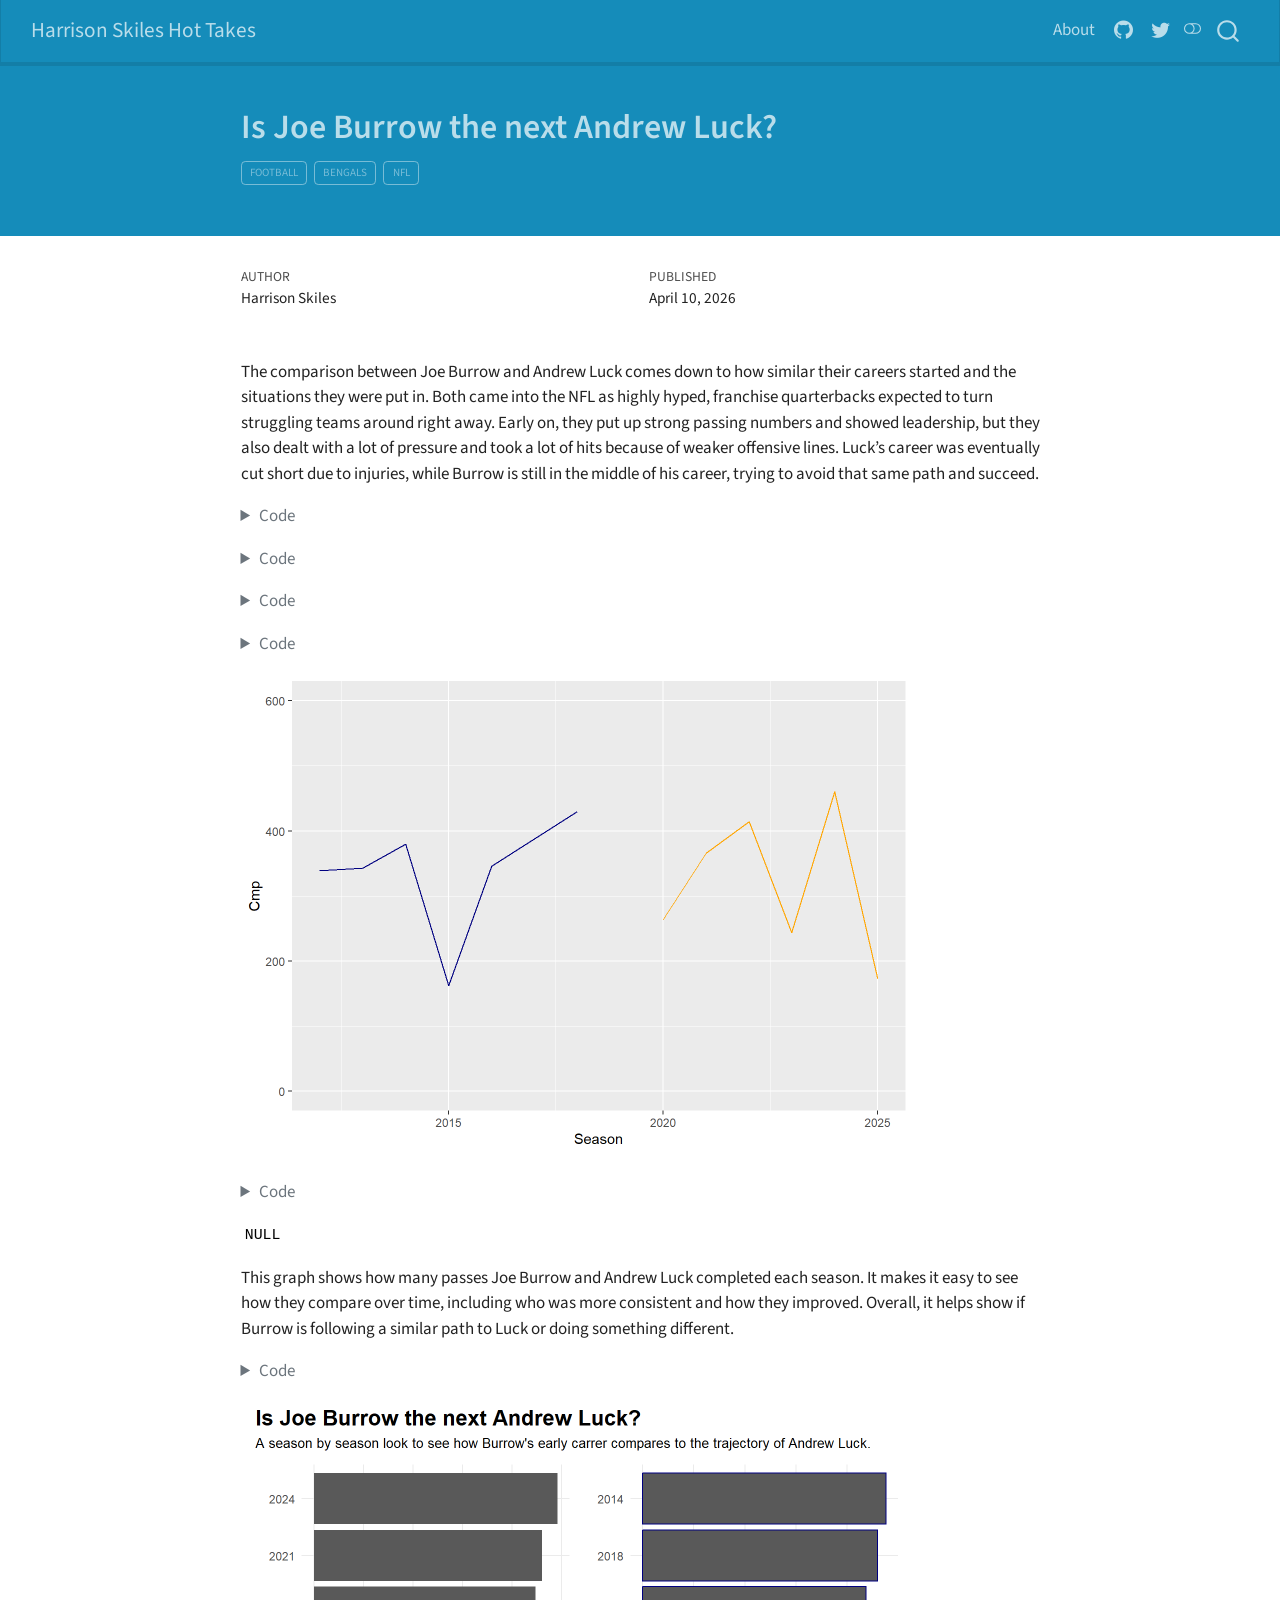
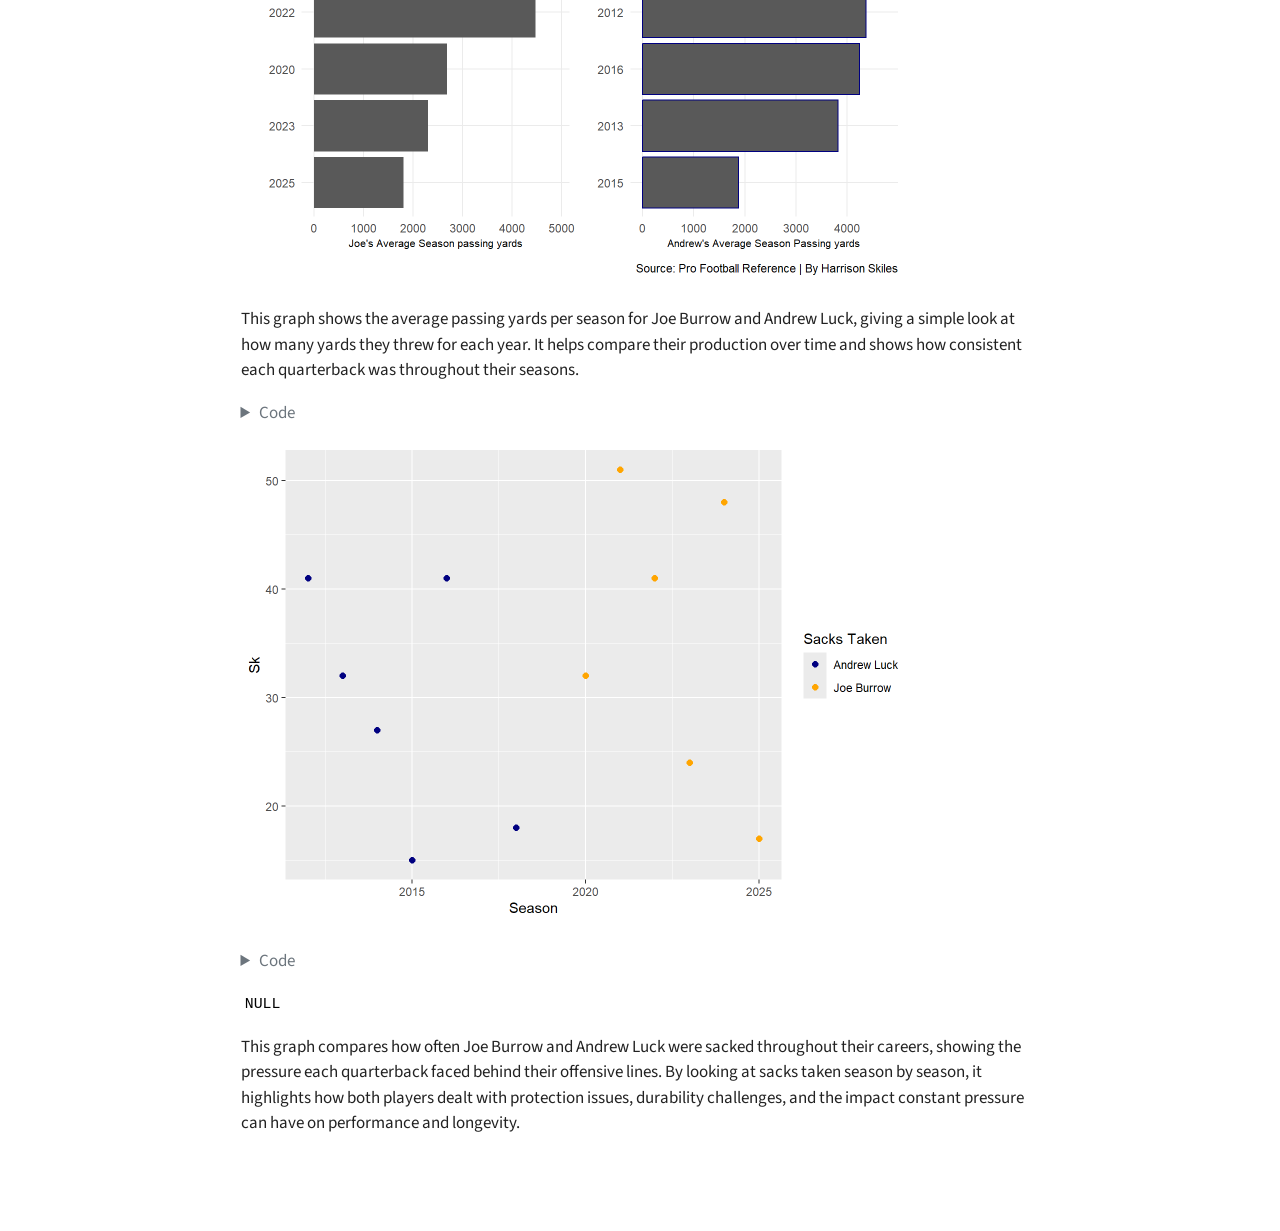
<file: posts/JbvsAL/index.html>
<!DOCTYPE html>
<html xmlns="http://www.w3.org/1999/xhtml" lang="en" xml:lang="en"><head>

<meta charset="utf-8">
<meta name="generator" content="quarto-1.9.36">

<meta name="viewport" content="width=device-width, initial-scale=1.0, user-scalable=yes">

<meta name="author" content="Harrison Skiles">
<meta name="dcterms.date" content="2026-04-10">

<title>Is Joe Burrow the next Andrew Luck? – Harrison Skiles Hot Takes</title>
<style>
/* Default styles provided by pandoc.
** See https://pandoc.org/MANUAL.html#variables-for-html for config info.
*/
code{white-space: pre-wrap;}
span.smallcaps{font-variant: small-caps;}
div.columns{display: flex; gap: min(4vw, 1.5em);}
div.column{flex: auto; overflow-x: auto;}
div.hanging-indent{margin-left: 1.5em; text-indent: -1.5em;}
ul.task-list{list-style: none;}
ul.task-list li input[type="checkbox"] {
  width: 0.8em;
  margin: 0 0.8em 0.2em -1em; /* quarto-specific, see https://github.com/quarto-dev/quarto-cli/issues/4556 */ 
  vertical-align: middle;
}
/* CSS for syntax highlighting */
html { -webkit-text-size-adjust: 100%; }
pre > code.sourceCode { white-space: pre; position: relative; }
pre > code.sourceCode > span { display: inline-block; line-height: 1.25; }
pre > code.sourceCode > span:empty { height: 1.2em; }
.sourceCode { overflow: visible; }
code.sourceCode > span { color: inherit; text-decoration: inherit; }
div.sourceCode { margin: 1em 0; }
pre.sourceCode { margin: 0; }
@media screen {
div.sourceCode { overflow: auto; }
}
@media print {
pre > code.sourceCode { white-space: pre-wrap; }
pre > code.sourceCode > span { text-indent: -5em; padding-left: 5em; }
}
pre.numberSource code
  { counter-reset: source-line 0; }
pre.numberSource code > span
  { position: relative; left: -4em; counter-increment: source-line; }
pre.numberSource code > span > a:first-child::before
  { content: counter(source-line);
    position: relative; left: -1em; text-align: right; vertical-align: baseline;
    border: none; display: inline-block;
    -webkit-touch-callout: none; -webkit-user-select: none;
    -khtml-user-select: none; -moz-user-select: none;
    -ms-user-select: none; user-select: none;
    padding: 0 4px; width: 4em;
  }
pre.numberSource { margin-left: 3em;  padding-left: 4px; }
div.sourceCode
  {   }
@media screen {
pre > code.sourceCode > span > a:first-child::before { text-decoration: underline; }
}
</style>


<script src="../../site_libs/quarto-nav/quarto-nav.js"></script>
<script src="../../site_libs/quarto-nav/headroom.min.js"></script>
<script src="../../site_libs/clipboard/clipboard.min.js"></script>
<script src="../../site_libs/quarto-search/autocomplete.umd.js"></script>
<script src="../../site_libs/quarto-search/fuse.min.js"></script>
<script src="../../site_libs/quarto-search/quarto-search.js"></script>
<meta name="quarto:offset" content="../../">
<link href="../../logo.png" rel="icon" type="image/png">
<script src="../../site_libs/quarto-html/quarto.js" type="module"></script>
<script src="../../site_libs/quarto-html/tabsets/tabsets.js" type="module"></script>
<script src="../../site_libs/quarto-html/popper.min.js"></script>
<script src="../../site_libs/quarto-html/tippy.umd.min.js"></script>
<script src="../../site_libs/quarto-html/anchor.min.js"></script>
<link href="../../site_libs/quarto-html/tippy.css" rel="stylesheet">
<link href="../../site_libs/quarto-html/quarto-syntax-highlighting-845c23b38eaddc0f92fda52bfe77a8c8.css" rel="stylesheet" class="quarto-color-scheme" id="quarto-text-highlighting-styles">
<link href="../../site_libs/quarto-html/quarto-syntax-highlighting-dark-f418161beb48e0141c760e455f12af2c.css" rel="stylesheet" class="quarto-color-scheme quarto-color-alternate" id="quarto-text-highlighting-styles">
<link href="../../site_libs/quarto-html/quarto-syntax-highlighting-845c23b38eaddc0f92fda52bfe77a8c8.css" rel="stylesheet" class="quarto-color-scheme-extra" id="quarto-text-highlighting-styles">
<script src="../../site_libs/bootstrap/bootstrap.min.js"></script>
<link href="../../site_libs/bootstrap/bootstrap-icons.css" rel="stylesheet">
<link href="../../site_libs/bootstrap/bootstrap-267efaf477eec0fe62d4fb3579b721f4.min.css" rel="stylesheet" append-hash="true" class="quarto-color-scheme" id="quarto-bootstrap" data-mode="light">
<link href="../../site_libs/bootstrap/bootstrap-dark-83aa922c66320fb2466ab483cafd95a8.min.css" rel="stylesheet" append-hash="true" class="quarto-color-scheme quarto-color-alternate" id="quarto-bootstrap" data-mode="light">
<link href="../../site_libs/bootstrap/bootstrap-267efaf477eec0fe62d4fb3579b721f4.min.css" rel="stylesheet" append-hash="true" class="quarto-color-scheme-extra" id="quarto-bootstrap" data-mode="light">
<script id="quarto-search-options" type="application/json">{
  "location": "navbar",
  "copy-button": false,
  "collapse-after": 3,
  "panel-placement": "end",
  "type": "overlay",
  "limit": 50,
  "keyboard-shortcut": [
    "f",
    "/",
    "s"
  ],
  "show-item-context": false,
  "language": {
    "search-no-results-text": "No results",
    "search-matching-documents-text": "matching documents",
    "search-copy-link-title": "Copy link to search",
    "search-hide-matches-text": "Hide additional matches",
    "search-more-match-text": "more match in this document",
    "search-more-matches-text": "more matches in this document",
    "search-clear-button-title": "Clear",
    "search-text-placeholder": "",
    "search-detached-cancel-button-title": "Cancel",
    "search-submit-button-title": "Submit",
    "search-label": "Search"
  }
}</script>


<link rel="stylesheet" href="../../styles.css">
</head>

<body class="nav-fixed fullcontent quarto-light"><script id="quarto-html-before-body" type="application/javascript">
    const toggleBodyColorMode = (bsSheetEl) => {
      const mode = bsSheetEl.getAttribute("data-mode");
      const bodyEl = window.document.querySelector("body");
      if (mode === "dark") {
        bodyEl.classList.add("quarto-dark");
        bodyEl.classList.remove("quarto-light");
      } else {
        bodyEl.classList.add("quarto-light");
        bodyEl.classList.remove("quarto-dark");
      }
    }
    const toggleBodyColorPrimary = () => {
      const bsSheetEl = window.document.querySelector("link#quarto-bootstrap:not([rel=disabled-stylesheet])");
      if (bsSheetEl) {
        toggleBodyColorMode(bsSheetEl);
      }
    }
    const setColorSchemeToggle = (alternate) => {
      const toggles = window.document.querySelectorAll('.quarto-color-scheme-toggle');
      for (let i=0; i < toggles.length; i++) {
        const toggle = toggles[i];
        if (toggle) {
          if (alternate) {
            toggle.classList.add("alternate");
          } else {
            toggle.classList.remove("alternate");
          }
        }
      }
    };
    const toggleColorMode = (alternate) => {
      // Switch the stylesheets
      const primaryStylesheets = window.document.querySelectorAll('link.quarto-color-scheme:not(.quarto-color-alternate)');
      const alternateStylesheets = window.document.querySelectorAll('link.quarto-color-scheme.quarto-color-alternate');
      manageTransitions('#quarto-margin-sidebar .nav-link', false);
      if (alternate) {
        // note: dark is layered on light, we don't disable primary!
        enableStylesheet(alternateStylesheets);
        for (const sheetNode of alternateStylesheets) {
          if (sheetNode.id === "quarto-bootstrap") {
            toggleBodyColorMode(sheetNode);
          }
        }
      } else {
        disableStylesheet(alternateStylesheets);
        enableStylesheet(primaryStylesheets)
        toggleBodyColorPrimary();
      }
      manageTransitions('#quarto-margin-sidebar .nav-link', true);
      // Switch the toggles
      setColorSchemeToggle(alternate)
      // Hack to workaround the fact that safari doesn't
      // properly recolor the scrollbar when toggling (#1455)
      if (navigator.userAgent.indexOf('Safari') > 0 && navigator.userAgent.indexOf('Chrome') == -1) {
        manageTransitions("body", false);
        window.scrollTo(0, 1);
        setTimeout(() => {
          window.scrollTo(0, 0);
          manageTransitions("body", true);
        }, 40);
      }
    }
    const disableStylesheet = (stylesheets) => {
      for (let i=0; i < stylesheets.length; i++) {
        const stylesheet = stylesheets[i];
        stylesheet.rel = 'disabled-stylesheet';
      }
    }
    const enableStylesheet = (stylesheets) => {
      for (let i=0; i < stylesheets.length; i++) {
        const stylesheet = stylesheets[i];
        if(stylesheet.rel !== 'stylesheet') { // for Chrome, which will still FOUC without this check
          stylesheet.rel = 'stylesheet';
        }
      }
    }
    const manageTransitions = (selector, allowTransitions) => {
      const els = window.document.querySelectorAll(selector);
      for (let i=0; i < els.length; i++) {
        const el = els[i];
        if (allowTransitions) {
          el.classList.remove('notransition');
        } else {
          el.classList.add('notransition');
        }
      }
    }
    const isFileUrl = () => {
      return window.location.protocol === 'file:';
    }
    const hasAlternateSentinel = () => {
      let styleSentinel = getColorSchemeSentinel();
      if (styleSentinel !== null) {
        return styleSentinel === "alternate";
      } else {
        return false;
      }
    }
    const setStyleSentinel = (alternate) => {
      const value = alternate ? "alternate" : "default";
      if (!isFileUrl()) {
        window.localStorage.setItem("quarto-color-scheme", value);
      } else {
        localAlternateSentinel = value;
      }
    }
    const getColorSchemeSentinel = () => {
      if (!isFileUrl()) {
        const storageValue = window.localStorage.getItem("quarto-color-scheme");
        return storageValue != null ? storageValue : localAlternateSentinel;
      } else {
        return localAlternateSentinel;
      }
    }
    const toggleGiscusIfUsed = (isAlternate, darkModeDefault) => {
      const baseTheme = document.querySelector('#giscus-base-theme')?.value ?? 'light';
      const alternateTheme = document.querySelector('#giscus-alt-theme')?.value ?? 'dark';
      let newTheme = '';
      if(authorPrefersDark) {
        newTheme = isAlternate ? baseTheme : alternateTheme;
      } else {
        newTheme = isAlternate ? alternateTheme : baseTheme;
      }
      const changeGiscusTheme = () => {
        // From: https://github.com/giscus/giscus/issues/336
        const sendMessage = (message) => {
          const iframe = document.querySelector('iframe.giscus-frame');
          if (!iframe) return;
          iframe.contentWindow.postMessage({ giscus: message }, 'https://giscus.app');
        }
        sendMessage({
          setConfig: {
            theme: newTheme
          }
        });
      }
      const isGiscussLoaded = window.document.querySelector('iframe.giscus-frame') !== null;
      if (isGiscussLoaded) {
        changeGiscusTheme();
      }
    };
    const authorPrefersDark = false;
    const darkModeDefault = authorPrefersDark;
      document.querySelector('link#quarto-text-highlighting-styles.quarto-color-scheme-extra').rel = 'disabled-stylesheet';
      document.querySelector('link#quarto-bootstrap.quarto-color-scheme-extra').rel = 'disabled-stylesheet';
    let localAlternateSentinel = darkModeDefault ? 'alternate' : 'default';
    // Dark / light mode switch
    window.quartoToggleColorScheme = () => {
      // Read the current dark / light value
      let toAlternate = !hasAlternateSentinel();
      toggleColorMode(toAlternate);
      setStyleSentinel(toAlternate);
      toggleGiscusIfUsed(toAlternate, darkModeDefault);
      window.dispatchEvent(new Event('resize'));
    };
    // Switch to dark mode if need be
    if (hasAlternateSentinel()) {
      toggleColorMode(true);
    } else {
      toggleColorMode(false);
    }
  </script>

<div id="quarto-search-results"></div>
  <header id="quarto-header" class="headroom fixed-top quarto-banner">
    <nav class="navbar navbar-expand-lg " data-bs-theme="dark">
      <div class="navbar-container container-fluid">
      <div class="navbar-brand-container mx-auto">
    <a class="navbar-brand" href="../../index.html">
    <span class="navbar-title">Harrison Skiles Hot Takes</span>
    </a>
  </div>
            <div id="quarto-search" class="" title="Search"></div>
          <button class="navbar-toggler" type="button" data-bs-toggle="collapse" data-bs-target="#navbarCollapse" aria-controls="navbarCollapse" role="menu" aria-expanded="false" aria-label="Toggle navigation" onclick="if (window.quartoToggleHeadroom) { window.quartoToggleHeadroom(); }">
  <span class="navbar-toggler-icon"></span>
</button>
          <div class="collapse navbar-collapse" id="navbarCollapse">
            <ul class="navbar-nav navbar-nav-scroll ms-auto">
  <li class="nav-item">
    <a class="nav-link" href="../../about.html"> 
<span class="menu-text">About</span></a>
  </li>  
  <li class="nav-item compact">
    <a class="nav-link" href="https://github.com/hskiles"> <i class="bi bi-github" role="img">
</i> 
<span class="menu-text"></span></a>
  </li>  
  <li class="nav-item compact">
    <a class="nav-link" href="https://twitter.com/mattwaite"> <i class="bi bi-twitter" role="img">
</i> 
<span class="menu-text"></span></a>
  </li>  
</ul>
          </div> <!-- /navcollapse -->
            <div class="quarto-navbar-tools">
  <a href="" class="quarto-color-scheme-toggle quarto-navigation-tool  px-1" onclick="window.quartoToggleColorScheme(); return false;" title="Toggle dark mode"><i class="bi"></i></a>
</div>
      </div> <!-- /container-fluid -->
    </nav>
</header>
<!-- content -->
<header id="title-block-header" class="quarto-title-block default page-columns page-full">
  <div class="quarto-title-banner page-columns page-full">
    <div class="quarto-title column-body">
      <h1 class="title">Is Joe Burrow the next Andrew Luck?</h1>
                                <div class="quarto-categories">
                <div class="quarto-category">football</div>
                <div class="quarto-category">Bengals</div>
                <div class="quarto-category">nfl</div>
              </div>
                  </div>
  </div>
    
  
  <div class="quarto-title-meta">

      <div>
      <div class="quarto-title-meta-heading">Author</div>
      <div class="quarto-title-meta-contents">
               <p>Harrison Skiles </p>
            </div>
    </div>
      
      <div>
      <div class="quarto-title-meta-heading">Published</div>
      <div class="quarto-title-meta-contents">
        <p class="date">April 10, 2026</p>
      </div>
    </div>
    
      
    </div>
    
  
  </header><div id="quarto-content" class="quarto-container page-columns page-rows-contents page-layout-article page-navbar">
<!-- sidebar -->
<!-- margin-sidebar -->
    
<!-- main -->
<main class="content quarto-banner-title-block" id="quarto-document-content">






<p>The comparison between Joe Burrow and Andrew Luck comes down to how similar their careers started and the situations they were put in. Both came into the NFL as highly hyped, franchise quarterbacks expected to turn struggling teams around right away. Early on, they put up strong passing numbers and showed leadership, but they also dealt with a lot of pressure and took a lot of hits because of weaker offensive lines. Luck’s career was eventually cut short due to injuries, while Burrow is still in the middle of his career, trying to avoid that same path and succeed.</p>
<div class="cell">
<details class="code-fold">
<summary>Code</summary>
<div class="code-copy-outer-scaffold"><div class="sourceCode cell-code" id="cb1"><pre class="sourceCode r code-with-copy"><code class="sourceCode r"><span id="cb1-1"><a href="#cb1-1" aria-hidden="true" tabindex="-1"></a><span class="fu">library</span>(readr)</span>
<span id="cb1-2"><a href="#cb1-2" aria-hidden="true" tabindex="-1"></a><span class="fu">library</span>(tidyverse)</span>
<span id="cb1-3"><a href="#cb1-3" aria-hidden="true" tabindex="-1"></a><span class="fu">library</span>(dplyr)</span>
<span id="cb1-4"><a href="#cb1-4" aria-hidden="true" tabindex="-1"></a><span class="fu">library</span>(ggplot2)</span>
<span id="cb1-5"><a href="#cb1-5" aria-hidden="true" tabindex="-1"></a><span class="fu">library</span>(patchwork)</span></code></pre></div><button title="Copy to Clipboard" class="code-copy-button"><i class="bi"></i></button></div>
</details>
</div>
<div class="cell">
<details class="code-fold">
<summary>Code</summary>
<div class="code-copy-outer-scaffold"><div class="sourceCode cell-code" id="cb2"><pre class="sourceCode r code-with-copy"><code class="sourceCode r"><span id="cb2-1"><a href="#cb2-1" aria-hidden="true" tabindex="-1"></a>joeb <span class="ot">&lt;-</span> <span class="fu">read_csv</span>(<span class="st">"data/joeb.csv"</span>)</span></code></pre></div><button title="Copy to Clipboard" class="code-copy-button"><i class="bi"></i></button></div>
</details>
</div>
<div class="cell">
<details class="code-fold">
<summary>Code</summary>
<div class="code-copy-outer-scaffold"><div class="sourceCode cell-code" id="cb3"><pre class="sourceCode r code-with-copy"><code class="sourceCode r"><span id="cb3-1"><a href="#cb3-1" aria-hidden="true" tabindex="-1"></a>Aluck <span class="ot">&lt;-</span> <span class="fu">read_csv</span>(<span class="st">"data/andrewl.csv"</span>)</span></code></pre></div><button title="Copy to Clipboard" class="code-copy-button"><i class="bi"></i></button></div>
</details>
</div>
<div class="cell">
<details class="code-fold">
<summary>Code</summary>
<div class="code-copy-outer-scaffold"><div class="sourceCode cell-code" id="cb4"><pre class="sourceCode r code-with-copy"><code class="sourceCode r"><span id="cb4-1"><a href="#cb4-1" aria-hidden="true" tabindex="-1"></a>joebs <span class="ot">&lt;-</span> joeb </span>
<span id="cb4-2"><a href="#cb4-2" aria-hidden="true" tabindex="-1"></a> Als <span class="ot">&lt;-</span> Aluck</span>
<span id="cb4-3"><a href="#cb4-3" aria-hidden="true" tabindex="-1"></a><span class="fu">ggplot</span>() <span class="sc">+</span></span>
<span id="cb4-4"><a href="#cb4-4" aria-hidden="true" tabindex="-1"></a>    <span class="fu">geom_line</span>(<span class="at">data=</span> joebs, <span class="fu">aes</span> (<span class="at">x=</span> Season, <span class="at">y=</span> Cmp), <span class="at">color=</span><span class="st">"orange"</span>) <span class="sc">+</span></span>
<span id="cb4-5"><a href="#cb4-5" aria-hidden="true" tabindex="-1"></a>    <span class="fu">geom_line</span>(<span class="at">data=</span> Als, <span class="fu">aes</span> (<span class="at">x=</span> Season, <span class="at">y=</span> Cmp), <span class="at">color=</span><span class="st">"navy"</span>) <span class="sc">+</span></span>
<span id="cb4-6"><a href="#cb4-6" aria-hidden="true" tabindex="-1"></a>  <span class="fu">scale_y_continuous</span>(<span class="at">limits =</span> <span class="fu">c</span>(<span class="dv">0</span>, <span class="dv">600</span>))</span></code></pre></div><button title="Copy to Clipboard" class="code-copy-button"><i class="bi"></i></button></div>
</details>
<div class="cell-output-display">
<div>
<figure class="figure">
<p><img src="index_files/figure-html/unnamed-chunk-4-1.png" class="img-fluid figure-img" width="672"></p>
</figure>
</div>
</div>
<details class="code-fold">
<summary>Code</summary>
<div class="code-copy-outer-scaffold"><div class="sourceCode cell-code" id="cb5"><pre class="sourceCode r code-with-copy"><code class="sourceCode r"><span id="cb5-1"><a href="#cb5-1" aria-hidden="true" tabindex="-1"></a><span class="fu">plot_annotation</span>(</span>
<span id="cb5-2"><a href="#cb5-2" aria-hidden="true" tabindex="-1"></a>    <span class="at">title =</span> <span class="st">"Is Joe Burrow the next Andrew Luck?"</span>,</span>
<span id="cb5-3"><a href="#cb5-3" aria-hidden="true" tabindex="-1"></a>    <span class="at">subtitle =</span> <span class="st">"A season by season look to see how Burrow's early carrer compares to the trajectory of Andrew Luck."</span>,</span>
<span id="cb5-4"><a href="#cb5-4" aria-hidden="true" tabindex="-1"></a>    <span class="at">caption =</span> <span class="st">"Source: Pro Football Reference | By Harrison Skiles"</span></span>
<span id="cb5-5"><a href="#cb5-5" aria-hidden="true" tabindex="-1"></a>  )  <span class="sc">&amp;</span> </span>
<span id="cb5-6"><a href="#cb5-6" aria-hidden="true" tabindex="-1"></a>  <span class="fu">theme</span>(</span>
<span id="cb5-7"><a href="#cb5-7" aria-hidden="true" tabindex="-1"></a>    <span class="at">plot.title =</span> <span class="fu">element_text</span>(<span class="at">size =</span> <span class="dv">16</span>, <span class="at">face =</span> <span class="st">"bold"</span>),</span>
<span id="cb5-8"><a href="#cb5-8" aria-hidden="true" tabindex="-1"></a>    <span class="at">axis.title =</span> <span class="fu">element_text</span>(<span class="at">size =</span> <span class="dv">8</span>), </span>
<span id="cb5-9"><a href="#cb5-9" aria-hidden="true" tabindex="-1"></a>    <span class="at">plot.subtitle =</span> <span class="fu">element_text</span>(<span class="at">size=</span><span class="dv">10</span>), </span>
<span id="cb5-10"><a href="#cb5-10" aria-hidden="true" tabindex="-1"></a>    <span class="at">panel.grid.minor =</span> <span class="fu">element_blank</span>()</span>
<span id="cb5-11"><a href="#cb5-11" aria-hidden="true" tabindex="-1"></a>  )</span></code></pre></div><button title="Copy to Clipboard" class="code-copy-button"><i class="bi"></i></button></div>
</details>
<div class="cell-output cell-output-stdout">
<pre><code>NULL</code></pre>
</div>
</div>
<p>This graph shows how many passes Joe Burrow and Andrew Luck completed each season. It makes it easy to see how they compare over time, including who was more consistent and how they improved. Overall, it helps show if Burrow is following a similar path to Luck or doing something different.</p>
<div class="cell">
<details class="code-fold">
<summary>Code</summary>
<div class="code-copy-outer-scaffold"><div class="sourceCode cell-code" id="cb7"><pre class="sourceCode r code-with-copy"><code class="sourceCode r"><span id="cb7-1"><a href="#cb7-1" aria-hidden="true" tabindex="-1"></a>Joe <span class="ot">&lt;-</span> <span class="fu">ggplot</span>() <span class="sc">+</span> </span>
<span id="cb7-2"><a href="#cb7-2" aria-hidden="true" tabindex="-1"></a>  <span class="fu">geom_bar</span>(<span class="at">data=</span>joeb, <span class="fu">aes</span>(<span class="at">x=</span><span class="fu">reorder</span>(Season, Yds...<span class="dv">12</span>), <span class="at">weight=</span>Yds...<span class="dv">12</span>)) <span class="sc">+</span></span>
<span id="cb7-3"><a href="#cb7-3" aria-hidden="true" tabindex="-1"></a>  <span class="fu">coord_flip</span>() <span class="sc">+</span> </span>
<span id="cb7-4"><a href="#cb7-4" aria-hidden="true" tabindex="-1"></a>  <span class="fu">labs</span>(</span>
<span id="cb7-5"><a href="#cb7-5" aria-hidden="true" tabindex="-1"></a>    <span class="at">x=</span><span class="st">""</span>, </span>
<span id="cb7-6"><a href="#cb7-6" aria-hidden="true" tabindex="-1"></a>    <span class="at">y=</span><span class="st">"Joe's Average Season passing yards"</span></span>
<span id="cb7-7"><a href="#cb7-7" aria-hidden="true" tabindex="-1"></a>    ) <span class="sc">+</span> </span>
<span id="cb7-8"><a href="#cb7-8" aria-hidden="true" tabindex="-1"></a>  <span class="fu">theme_minimal</span>()</span>
<span id="cb7-9"><a href="#cb7-9" aria-hidden="true" tabindex="-1"></a></span>
<span id="cb7-10"><a href="#cb7-10" aria-hidden="true" tabindex="-1"></a>Andrew <span class="ot">&lt;-</span> <span class="fu">ggplot</span>() <span class="sc">+</span> </span>
<span id="cb7-11"><a href="#cb7-11" aria-hidden="true" tabindex="-1"></a>  <span class="fu">geom_bar</span>(<span class="at">data=</span>Als, <span class="fu">aes</span>(<span class="at">x=</span><span class="fu">reorder</span>(Season, Yds...<span class="dv">12</span>), <span class="at">weight=</span>Yds...<span class="dv">12</span>), <span class="at">color=</span><span class="st">"navy"</span>) <span class="sc">+</span></span>
<span id="cb7-12"><a href="#cb7-12" aria-hidden="true" tabindex="-1"></a>  <span class="fu">coord_flip</span>() <span class="sc">+</span>  </span>
<span id="cb7-13"><a href="#cb7-13" aria-hidden="true" tabindex="-1"></a>  <span class="fu">labs</span>(</span>
<span id="cb7-14"><a href="#cb7-14" aria-hidden="true" tabindex="-1"></a>    <span class="at">x=</span><span class="st">""</span>, </span>
<span id="cb7-15"><a href="#cb7-15" aria-hidden="true" tabindex="-1"></a>    <span class="at">y=</span><span class="st">"Andrew's Average Season Passing yards"</span>) <span class="sc">+</span> </span>
<span id="cb7-16"><a href="#cb7-16" aria-hidden="true" tabindex="-1"></a>  <span class="fu">theme_minimal</span>()</span>
<span id="cb7-17"><a href="#cb7-17" aria-hidden="true" tabindex="-1"></a></span>
<span id="cb7-18"><a href="#cb7-18" aria-hidden="true" tabindex="-1"></a>Joe <span class="sc">+</span> Andrew <span class="sc">+</span></span>
<span id="cb7-19"><a href="#cb7-19" aria-hidden="true" tabindex="-1"></a>  <span class="fu">plot_annotation</span>(</span>
<span id="cb7-20"><a href="#cb7-20" aria-hidden="true" tabindex="-1"></a>    <span class="at">title =</span> <span class="st">"Is Joe Burrow the next Andrew Luck?"</span>,</span>
<span id="cb7-21"><a href="#cb7-21" aria-hidden="true" tabindex="-1"></a>    <span class="at">subtitle =</span> <span class="st">"A season by season look to see how Burrow's early carrer compares to the trajectory of Andrew Luck."</span>,</span>
<span id="cb7-22"><a href="#cb7-22" aria-hidden="true" tabindex="-1"></a>    <span class="at">caption =</span> <span class="st">"Source: Pro Football Reference | By Harrison Skiles"</span></span>
<span id="cb7-23"><a href="#cb7-23" aria-hidden="true" tabindex="-1"></a>  )  <span class="sc">&amp;</span> </span>
<span id="cb7-24"><a href="#cb7-24" aria-hidden="true" tabindex="-1"></a>  <span class="fu">theme</span>(</span>
<span id="cb7-25"><a href="#cb7-25" aria-hidden="true" tabindex="-1"></a>    <span class="at">plot.title =</span> <span class="fu">element_text</span>(<span class="at">size =</span> <span class="dv">16</span>, <span class="at">face =</span> <span class="st">"bold"</span>),</span>
<span id="cb7-26"><a href="#cb7-26" aria-hidden="true" tabindex="-1"></a>    <span class="at">axis.title =</span> <span class="fu">element_text</span>(<span class="at">size =</span> <span class="dv">8</span>), </span>
<span id="cb7-27"><a href="#cb7-27" aria-hidden="true" tabindex="-1"></a>    <span class="at">plot.subtitle =</span> <span class="fu">element_text</span>(<span class="at">size=</span><span class="dv">10</span>), </span>
<span id="cb7-28"><a href="#cb7-28" aria-hidden="true" tabindex="-1"></a>    <span class="at">panel.grid.minor =</span> <span class="fu">element_blank</span>()</span>
<span id="cb7-29"><a href="#cb7-29" aria-hidden="true" tabindex="-1"></a>  )</span></code></pre></div><button title="Copy to Clipboard" class="code-copy-button"><i class="bi"></i></button></div>
</details>
<div class="cell-output-display">
<div>
<figure class="figure">
<p><img src="index_files/figure-html/unnamed-chunk-5-1.png" class="img-fluid figure-img" width="672"></p>
</figure>
</div>
</div>
</div>
<p>This graph shows the average passing yards per season for Joe Burrow and Andrew Luck, giving a simple look at how many yards they threw for each year. It helps compare their production over time and shows how consistent each quarterback was throughout their seasons.</p>
<div class="cell">
<details class="code-fold">
<summary>Code</summary>
<div class="code-copy-outer-scaffold"><div class="sourceCode cell-code" id="cb8"><pre class="sourceCode r code-with-copy"><code class="sourceCode r"><span id="cb8-1"><a href="#cb8-1" aria-hidden="true" tabindex="-1"></a><span class="fu">ggplot</span>() <span class="sc">+</span></span>
<span id="cb8-2"><a href="#cb8-2" aria-hidden="true" tabindex="-1"></a>  <span class="fu">geom_segment</span>(</span>
<span id="cb8-3"><a href="#cb8-3" aria-hidden="true" tabindex="-1"></a>    <span class="at">data=</span> joeb,</span>
<span id="cb8-4"><a href="#cb8-4" aria-hidden="true" tabindex="-1"></a>    <span class="fu">aes</span>(</span>
<span id="cb8-5"><a href="#cb8-5" aria-hidden="true" tabindex="-1"></a>      <span class="at">y=</span>Sk, <span class="at">yend=</span>Sk,</span>
<span id="cb8-6"><a href="#cb8-6" aria-hidden="true" tabindex="-1"></a>      <span class="at">x=</span> Season, <span class="at">xend=</span> Season) ,</span>
<span id="cb8-7"><a href="#cb8-7" aria-hidden="true" tabindex="-1"></a>    <span class="at">color=</span><span class="st">"white"</span> ,</span>
<span id="cb8-8"><a href="#cb8-8" aria-hidden="true" tabindex="-1"></a>    <span class="at">linewidth =</span> <span class="fl">1.5</span></span>
<span id="cb8-9"><a href="#cb8-9" aria-hidden="true" tabindex="-1"></a>    ) <span class="sc">+</span></span>
<span id="cb8-10"><a href="#cb8-10" aria-hidden="true" tabindex="-1"></a>  <span class="fu">geom_point</span>(</span>
<span id="cb8-11"><a href="#cb8-11" aria-hidden="true" tabindex="-1"></a>    <span class="at">data=</span> joeb,</span>
<span id="cb8-12"><a href="#cb8-12" aria-hidden="true" tabindex="-1"></a>    <span class="fu">aes</span>(</span>
<span id="cb8-13"><a href="#cb8-13" aria-hidden="true" tabindex="-1"></a>      <span class="at">y=</span>Sk,</span>
<span id="cb8-14"><a href="#cb8-14" aria-hidden="true" tabindex="-1"></a>      <span class="at">x=</span>Season,</span>
<span id="cb8-15"><a href="#cb8-15" aria-hidden="true" tabindex="-1"></a>      <span class="at">color=</span><span class="st">"Joe Burrow"</span></span>
<span id="cb8-16"><a href="#cb8-16" aria-hidden="true" tabindex="-1"></a>    ), </span>
<span id="cb8-17"><a href="#cb8-17" aria-hidden="true" tabindex="-1"></a>    <span class="at">size=</span><span class="dv">2</span></span>
<span id="cb8-18"><a href="#cb8-18" aria-hidden="true" tabindex="-1"></a>  )<span class="sc">+</span></span>
<span id="cb8-19"><a href="#cb8-19" aria-hidden="true" tabindex="-1"></a>  <span class="fu">geom_point</span>(</span>
<span id="cb8-20"><a href="#cb8-20" aria-hidden="true" tabindex="-1"></a>    <span class="at">data=</span> Aluck,</span>
<span id="cb8-21"><a href="#cb8-21" aria-hidden="true" tabindex="-1"></a>    <span class="fu">aes</span>(</span>
<span id="cb8-22"><a href="#cb8-22" aria-hidden="true" tabindex="-1"></a>      <span class="at">y=</span>Sk,</span>
<span id="cb8-23"><a href="#cb8-23" aria-hidden="true" tabindex="-1"></a>      <span class="at">x=</span>Season,</span>
<span id="cb8-24"><a href="#cb8-24" aria-hidden="true" tabindex="-1"></a>      <span class="at">color=</span><span class="st">"Andrew Luck"</span></span>
<span id="cb8-25"><a href="#cb8-25" aria-hidden="true" tabindex="-1"></a>    ),</span>
<span id="cb8-26"><a href="#cb8-26" aria-hidden="true" tabindex="-1"></a>    <span class="at">size=</span><span class="dv">2</span></span>
<span id="cb8-27"><a href="#cb8-27" aria-hidden="true" tabindex="-1"></a>    )<span class="sc">+</span></span>
<span id="cb8-28"><a href="#cb8-28" aria-hidden="true" tabindex="-1"></a>  <span class="fu">scale_color_manual</span>(<span class="at">name=</span><span class="st">"Sacks Taken"</span>, <span class="at">values=</span><span class="fu">c</span>(<span class="st">"navy"</span>, <span class="st">"orange"</span>)</span>
<span id="cb8-29"><a href="#cb8-29" aria-hidden="true" tabindex="-1"></a>  )</span></code></pre></div><button title="Copy to Clipboard" class="code-copy-button"><i class="bi"></i></button></div>
</details>
<div class="cell-output-display">
<div>
<figure class="figure">
<p><img src="index_files/figure-html/unnamed-chunk-6-1.png" class="img-fluid figure-img" width="672"></p>
</figure>
</div>
</div>
<details class="code-fold">
<summary>Code</summary>
<div class="code-copy-outer-scaffold"><div class="sourceCode cell-code" id="cb9"><pre class="sourceCode r code-with-copy"><code class="sourceCode r"><span id="cb9-1"><a href="#cb9-1" aria-hidden="true" tabindex="-1"></a><span class="fu">labs</span>(</span>
<span id="cb9-2"><a href="#cb9-2" aria-hidden="true" tabindex="-1"></a>    <span class="at">title =</span> <span class="st">"Injuries have effected both of these quarterbacks"</span>,</span>
<span id="cb9-3"><a href="#cb9-3" aria-hidden="true" tabindex="-1"></a>    <span class="at">subtitle =</span> <span class="st">"A look into how many sacks both have taken."</span>,</span>
<span id="cb9-4"><a href="#cb9-4" aria-hidden="true" tabindex="-1"></a>    <span class="at">caption =</span> <span class="st">"Source: Pro Football Reference | By Harrison Skiles"</span>,</span>
<span id="cb9-5"><a href="#cb9-5" aria-hidden="true" tabindex="-1"></a>    <span class="at">x=</span> <span class="st">"Season"</span>,</span>
<span id="cb9-6"><a href="#cb9-6" aria-hidden="true" tabindex="-1"></a>    <span class="at">y=</span> <span class="st">"Sacks"</span></span>
<span id="cb9-7"><a href="#cb9-7" aria-hidden="true" tabindex="-1"></a>  )  <span class="sc">&amp;</span> </span>
<span id="cb9-8"><a href="#cb9-8" aria-hidden="true" tabindex="-1"></a>  <span class="fu">theme</span>(</span>
<span id="cb9-9"><a href="#cb9-9" aria-hidden="true" tabindex="-1"></a>    <span class="at">plot.title =</span> <span class="fu">element_text</span>(<span class="at">size =</span> <span class="dv">16</span>, <span class="at">face =</span> <span class="st">"bold"</span>),</span>
<span id="cb9-10"><a href="#cb9-10" aria-hidden="true" tabindex="-1"></a>    <span class="at">axis.title =</span> <span class="fu">element_text</span>(<span class="at">size =</span> <span class="dv">8</span>), </span>
<span id="cb9-11"><a href="#cb9-11" aria-hidden="true" tabindex="-1"></a>    <span class="at">plot.subtitle =</span> <span class="fu">element_text</span>(<span class="at">size=</span><span class="dv">10</span>), </span>
<span id="cb9-12"><a href="#cb9-12" aria-hidden="true" tabindex="-1"></a>    <span class="at">panel.grid.minor =</span> <span class="fu">element_blank</span>()</span>
<span id="cb9-13"><a href="#cb9-13" aria-hidden="true" tabindex="-1"></a>  )</span></code></pre></div><button title="Copy to Clipboard" class="code-copy-button"><i class="bi"></i></button></div>
</details>
<div class="cell-output cell-output-stdout">
<pre><code>NULL</code></pre>
</div>
</div>
<p>This graph compares how often Joe Burrow and Andrew Luck were sacked throughout their careers, showing the pressure each quarterback faced behind their offensive lines. By looking at sacks taken season by season, it highlights how both players dealt with protection issues, durability challenges, and the impact constant pressure can have on performance and longevity.</p>



</main> <!-- /main -->
<script id="quarto-html-after-body" type="application/javascript">
  window.document.addEventListener("DOMContentLoaded", function (event) {
    // Ensure there is a toggle, if there isn't float one in the top right
    if (window.document.querySelector('.quarto-color-scheme-toggle') === null) {
      const a = window.document.createElement('a');
      a.classList.add('top-right');
      a.classList.add('quarto-color-scheme-toggle');
      a.href = "";
      a.onclick = function() { try { window.quartoToggleColorScheme(); } catch {} return false; };
      const i = window.document.createElement("i");
      i.classList.add('bi');
      a.appendChild(i);
      window.document.body.appendChild(a);
    }
    setColorSchemeToggle(hasAlternateSentinel())
    const icon = "";
    const anchorJS = new window.AnchorJS();
    anchorJS.options = {
      placement: 'right',
      icon: icon
    };
    anchorJS.add('.anchored');
    const isCodeAnnotation = (el) => {
      for (const clz of el.classList) {
        if (clz.startsWith('code-annotation-')) {                     
          return true;
        }
      }
      return false;
    }
    const onCopySuccess = function(e) {
      // button target
      const button = e.trigger;
      // don't keep focus
      button.blur();
      // flash "checked"
      button.classList.add('code-copy-button-checked');
      var currentTitle = button.getAttribute("title");
      button.setAttribute("title", "Copied!");
      let tooltip;
      if (window.bootstrap) {
        button.setAttribute("data-bs-toggle", "tooltip");
        button.setAttribute("data-bs-placement", "left");
        button.setAttribute("data-bs-title", "Copied!");
        tooltip = new bootstrap.Tooltip(button, 
          { trigger: "manual", 
            customClass: "code-copy-button-tooltip",
            offset: [0, -8]});
        tooltip.show();    
      }
      setTimeout(function() {
        if (tooltip) {
          tooltip.hide();
          button.removeAttribute("data-bs-title");
          button.removeAttribute("data-bs-toggle");
          button.removeAttribute("data-bs-placement");
        }
        button.setAttribute("title", currentTitle);
        button.classList.remove('code-copy-button-checked');
      }, 1000);
      // clear code selection
      e.clearSelection();
    }
    const getTextToCopy = function(trigger) {
      const outerScaffold = trigger.parentElement.cloneNode(true);
      const codeEl = outerScaffold.querySelector('code');
      for (const childEl of codeEl.children) {
        if (isCodeAnnotation(childEl)) {
          childEl.remove();
        }
      }
      return codeEl.innerText;
    }
    const clipboard = new window.ClipboardJS('.code-copy-button:not([data-in-quarto-modal])', {
      text: getTextToCopy
    });
    clipboard.on('success', onCopySuccess);
    if (window.document.getElementById('quarto-embedded-source-code-modal')) {
      const clipboardModal = new window.ClipboardJS('.code-copy-button[data-in-quarto-modal]', {
        text: getTextToCopy,
        container: window.document.getElementById('quarto-embedded-source-code-modal')
      });
      clipboardModal.on('success', onCopySuccess);
    }
      var localhostRegex = new RegExp(/^(?:http|https):\/\/localhost\:?[0-9]*\//);
      var mailtoRegex = new RegExp(/^mailto:/);
        var filterRegex = new RegExp('/' + window.location.host + '/');
      var isInternal = (href) => {
          return filterRegex.test(href) || localhostRegex.test(href) || mailtoRegex.test(href);
      }
      // Inspect non-navigation links and adorn them if external
     var links = window.document.querySelectorAll('a[href]:not(.nav-link):not(.navbar-brand):not(.toc-action):not(.sidebar-link):not(.sidebar-item-toggle):not(.pagination-link):not(.no-external):not([aria-hidden]):not(.dropdown-item):not(.quarto-navigation-tool):not(.about-link)');
      for (var i=0; i<links.length; i++) {
        const link = links[i];
        if (!isInternal(link.href)) {
          // undo the damage that might have been done by quarto-nav.js in the case of
          // links that we want to consider external
          if (link.dataset.originalHref !== undefined) {
            link.href = link.dataset.originalHref;
          }
        }
      }
    function tippyHover(el, contentFn, onTriggerFn, onUntriggerFn) {
      const config = {
        allowHTML: true,
        maxWidth: 500,
        delay: 100,
        arrow: false,
        appendTo: function(el) {
            return el.parentElement;
        },
        interactive: true,
        interactiveBorder: 10,
        theme: 'quarto',
        placement: 'bottom-start',
      };
      if (contentFn) {
        config.content = contentFn;
      }
      if (onTriggerFn) {
        config.onTrigger = onTriggerFn;
      }
      if (onUntriggerFn) {
        config.onUntrigger = onUntriggerFn;
      }
      window.tippy(el, config); 
    }
    const noterefs = window.document.querySelectorAll('a[role="doc-noteref"]');
    for (var i=0; i<noterefs.length; i++) {
      const ref = noterefs[i];
      tippyHover(ref, function() {
        // use id or data attribute instead here
        let href = ref.getAttribute('data-footnote-href') || ref.getAttribute('href');
        try { href = new URL(href).hash; } catch {}
        const id = href.replace(/^#\/?/, "");
        const note = window.document.getElementById(id);
        if (note) {
          return note.innerHTML;
        } else {
          return "";
        }
      });
    }
    const xrefs = window.document.querySelectorAll('a.quarto-xref');
    const processXRef = (id, note) => {
      // Strip column container classes
      const stripColumnClz = (el) => {
        el.classList.remove("page-full", "page-columns");
        if (el.children) {
          for (const child of el.children) {
            stripColumnClz(child);
          }
        }
      }
      stripColumnClz(note)
      if (id === null || id.startsWith('sec-')) {
        // Special case sections, only their first couple elements
        const container = document.createElement("div");
        if (note.children && note.children.length > 2) {
          container.appendChild(note.children[0].cloneNode(true));
          for (let i = 1; i < note.children.length; i++) {
            const child = note.children[i];
            if (child.tagName === "P" && child.innerText === "") {
              continue;
            } else {
              container.appendChild(child.cloneNode(true));
              break;
            }
          }
          if (window.Quarto?.typesetMath) {
            window.Quarto.typesetMath(container);
          }
          return container.innerHTML
        } else {
          if (window.Quarto?.typesetMath) {
            window.Quarto.typesetMath(note);
          }
          return note.innerHTML;
        }
      } else {
        // Remove any anchor links if they are present
        const anchorLink = note.querySelector('a.anchorjs-link');
        if (anchorLink) {
          anchorLink.remove();
        }
        if (window.Quarto?.typesetMath) {
          window.Quarto.typesetMath(note);
        }
        if (note.classList.contains("callout")) {
          return note.outerHTML;
        } else {
          return note.innerHTML;
        }
      }
    }
    for (var i=0; i<xrefs.length; i++) {
      const xref = xrefs[i];
      tippyHover(xref, undefined, function(instance) {
        instance.disable();
        let url = xref.getAttribute('href');
        let hash = undefined; 
        if (url.startsWith('#')) {
          hash = url;
        } else {
          try { hash = new URL(url).hash; } catch {}
        }
        if (hash) {
          const id = hash.replace(/^#\/?/, "");
          const note = window.document.getElementById(id);
          if (note !== null) {
            try {
              const html = processXRef(id, note.cloneNode(true));
              instance.setContent(html);
            } finally {
              instance.enable();
              instance.show();
            }
          } else {
            // See if we can fetch this
            fetch(url.split('#')[0])
            .then(res => res.text())
            .then(html => {
              const parser = new DOMParser();
              const htmlDoc = parser.parseFromString(html, "text/html");
              const note = htmlDoc.getElementById(id);
              if (note !== null) {
                const html = processXRef(id, note);
                instance.setContent(html);
              } 
            }).finally(() => {
              instance.enable();
              instance.show();
            });
          }
        } else {
          // See if we can fetch a full url (with no hash to target)
          // This is a special case and we should probably do some content thinning / targeting
          fetch(url)
          .then(res => res.text())
          .then(html => {
            const parser = new DOMParser();
            const htmlDoc = parser.parseFromString(html, "text/html");
            const note = htmlDoc.querySelector('main.content');
            if (note !== null) {
              // This should only happen for chapter cross references
              // (since there is no id in the URL)
              // remove the first header
              if (note.children.length > 0 && note.children[0].tagName === "HEADER") {
                note.children[0].remove();
              }
              const html = processXRef(null, note);
              instance.setContent(html);
            } 
          }).finally(() => {
            instance.enable();
            instance.show();
          });
        }
      }, function(instance) {
      });
    }
        let selectedAnnoteEl;
        const selectorForAnnotation = ( cell, annotation) => {
          let cellAttr = 'data-code-cell="' + cell + '"';
          let lineAttr = 'data-code-annotation="' +  annotation + '"';
          const selector = 'span[' + cellAttr + '][' + lineAttr + ']';
          return selector;
        }
        const selectCodeLines = (annoteEl) => {
          const doc = window.document;
          const targetCell = annoteEl.getAttribute("data-target-cell");
          const targetAnnotation = annoteEl.getAttribute("data-target-annotation");
          const annoteSpan = window.document.querySelector(selectorForAnnotation(targetCell, targetAnnotation));
          const lines = annoteSpan.getAttribute("data-code-lines").split(",");
          const lineIds = lines.map((line) => {
            return targetCell + "-" + line;
          })
          let top = null;
          let height = null;
          let parent = null;
          if (lineIds.length > 0) {
              //compute the position of the single el (top and bottom and make a div)
              const el = window.document.getElementById(lineIds[0]);
              top = el.offsetTop;
              height = el.offsetHeight;
              parent = el.parentElement.parentElement;
            if (lineIds.length > 1) {
              const lastEl = window.document.getElementById(lineIds[lineIds.length - 1]);
              const bottom = lastEl.offsetTop + lastEl.offsetHeight;
              height = bottom - top;
            }
            if (top !== null && height !== null && parent !== null) {
              // cook up a div (if necessary) and position it 
              let div = window.document.getElementById("code-annotation-line-highlight");
              if (div === null) {
                div = window.document.createElement("div");
                div.setAttribute("id", "code-annotation-line-highlight");
                div.style.position = 'absolute';
                parent.appendChild(div);
              }
              div.style.top = top - 2 + "px";
              div.style.height = height + 4 + "px";
              div.style.left = 0;
              let gutterDiv = window.document.getElementById("code-annotation-line-highlight-gutter");
              if (gutterDiv === null) {
                gutterDiv = window.document.createElement("div");
                gutterDiv.setAttribute("id", "code-annotation-line-highlight-gutter");
                gutterDiv.style.position = 'absolute';
                const codeCell = window.document.getElementById(targetCell);
                const gutter = codeCell.querySelector('.code-annotation-gutter');
                gutter.appendChild(gutterDiv);
              }
              gutterDiv.style.top = top - 2 + "px";
              gutterDiv.style.height = height + 4 + "px";
            }
            selectedAnnoteEl = annoteEl;
          }
        };
        const unselectCodeLines = () => {
          const elementsIds = ["code-annotation-line-highlight", "code-annotation-line-highlight-gutter"];
          elementsIds.forEach((elId) => {
            const div = window.document.getElementById(elId);
            if (div) {
              div.remove();
            }
          });
          selectedAnnoteEl = undefined;
        };
          // Handle positioning of the toggle
      window.addEventListener(
        "resize",
        throttle(() => {
          elRect = undefined;
          if (selectedAnnoteEl) {
            selectCodeLines(selectedAnnoteEl);
          }
        }, 10)
      );
      function throttle(fn, ms) {
      let throttle = false;
      let timer;
        return (...args) => {
          if(!throttle) { // first call gets through
              fn.apply(this, args);
              throttle = true;
          } else { // all the others get throttled
              if(timer) clearTimeout(timer); // cancel #2
              timer = setTimeout(() => {
                fn.apply(this, args);
                timer = throttle = false;
              }, ms);
          }
        };
      }
        // Attach click handler to the DT
        const annoteDls = window.document.querySelectorAll('dt[data-target-cell]');
        for (const annoteDlNode of annoteDls) {
          annoteDlNode.addEventListener('click', (event) => {
            const clickedEl = event.target;
            if (clickedEl !== selectedAnnoteEl) {
              unselectCodeLines();
              const activeEl = window.document.querySelector('dt[data-target-cell].code-annotation-active');
              if (activeEl) {
                activeEl.classList.remove('code-annotation-active');
              }
              selectCodeLines(clickedEl);
              clickedEl.classList.add('code-annotation-active');
            } else {
              // Unselect the line
              unselectCodeLines();
              clickedEl.classList.remove('code-annotation-active');
            }
          });
        }
    const findCites = (el) => {
      const parentEl = el.parentElement;
      if (parentEl) {
        const cites = parentEl.dataset.cites;
        if (cites) {
          return {
            el,
            cites: cites.split(' ')
          };
        } else {
          return findCites(el.parentElement)
        }
      } else {
        return undefined;
      }
    };
    var bibliorefs = window.document.querySelectorAll('a[role="doc-biblioref"]');
    for (var i=0; i<bibliorefs.length; i++) {
      const ref = bibliorefs[i];
      const citeInfo = findCites(ref);
      if (citeInfo) {
        tippyHover(citeInfo.el, function() {
          var popup = window.document.createElement('div');
          citeInfo.cites.forEach(function(cite) {
            var citeDiv = window.document.createElement('div');
            citeDiv.classList.add('hanging-indent');
            citeDiv.classList.add('csl-entry');
            var biblioDiv = window.document.getElementById('ref-' + cite);
            if (biblioDiv) {
              citeDiv.innerHTML = biblioDiv.innerHTML;
            }
            popup.appendChild(citeDiv);
          });
          return popup.innerHTML;
        });
      }
    }
  });
  </script>
</div> <!-- /content -->




</body></html>
</file>
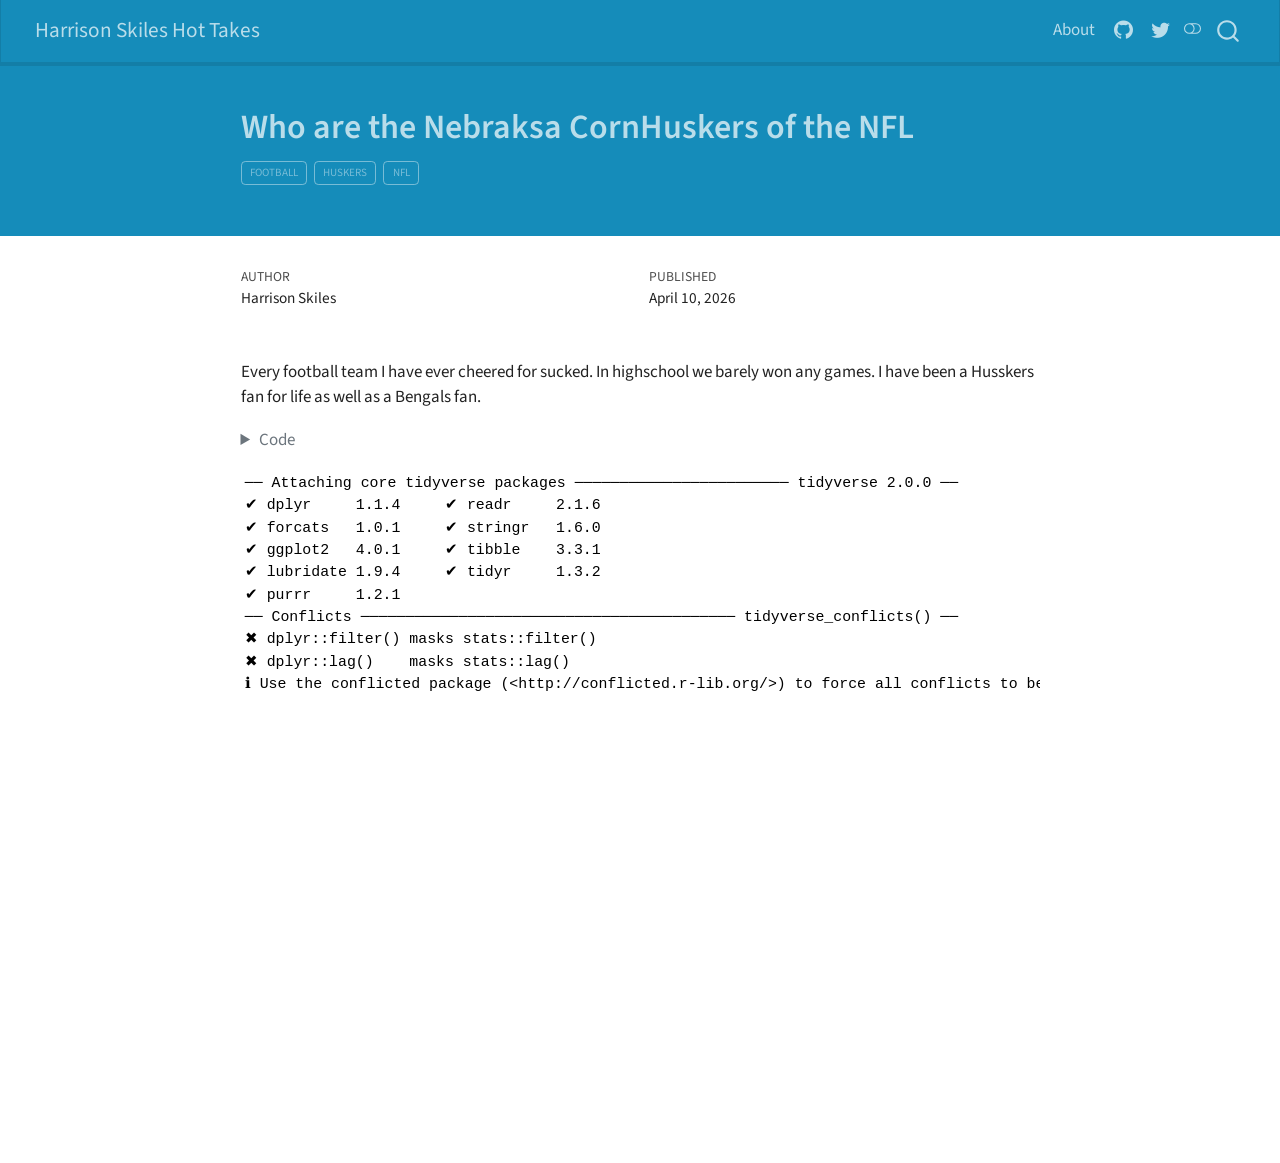
<file: posts/ncaa-football-huskers-nfl/index.html>
<!DOCTYPE html>
<html xmlns="http://www.w3.org/1999/xhtml" lang="en" xml:lang="en"><head>

<meta charset="utf-8">
<meta name="generator" content="quarto-1.8.25">

<meta name="viewport" content="width=device-width, initial-scale=1.0, user-scalable=yes">

<meta name="author" content="Harrison Skiles">
<meta name="dcterms.date" content="2026-04-10">

<title>Who are the Nebraksa CornHuskers of the NFL – Harrison Skiles Hot Takes</title>
<style>
code{white-space: pre-wrap;}
span.smallcaps{font-variant: small-caps;}
div.columns{display: flex; gap: min(4vw, 1.5em);}
div.column{flex: auto; overflow-x: auto;}
div.hanging-indent{margin-left: 1.5em; text-indent: -1.5em;}
ul.task-list{list-style: none;}
ul.task-list li input[type="checkbox"] {
  width: 0.8em;
  margin: 0 0.8em 0.2em -1em; /* quarto-specific, see https://github.com/quarto-dev/quarto-cli/issues/4556 */ 
  vertical-align: middle;
}
/* CSS for syntax highlighting */
html { -webkit-text-size-adjust: 100%; }
pre > code.sourceCode { white-space: pre; position: relative; }
pre > code.sourceCode > span { display: inline-block; line-height: 1.25; }
pre > code.sourceCode > span:empty { height: 1.2em; }
.sourceCode { overflow: visible; }
code.sourceCode > span { color: inherit; text-decoration: inherit; }
div.sourceCode { margin: 1em 0; }
pre.sourceCode { margin: 0; }
@media screen {
div.sourceCode { overflow: auto; }
}
@media print {
pre > code.sourceCode { white-space: pre-wrap; }
pre > code.sourceCode > span { text-indent: -5em; padding-left: 5em; }
}
pre.numberSource code
  { counter-reset: source-line 0; }
pre.numberSource code > span
  { position: relative; left: -4em; counter-increment: source-line; }
pre.numberSource code > span > a:first-child::before
  { content: counter(source-line);
    position: relative; left: -1em; text-align: right; vertical-align: baseline;
    border: none; display: inline-block;
    -webkit-touch-callout: none; -webkit-user-select: none;
    -khtml-user-select: none; -moz-user-select: none;
    -ms-user-select: none; user-select: none;
    padding: 0 4px; width: 4em;
  }
pre.numberSource { margin-left: 3em;  padding-left: 4px; }
div.sourceCode
  {   }
@media screen {
pre > code.sourceCode > span > a:first-child::before { text-decoration: underline; }
}
</style>


<script src="../../site_libs/quarto-nav/quarto-nav.js"></script>
<script src="../../site_libs/quarto-nav/headroom.min.js"></script>
<script src="../../site_libs/clipboard/clipboard.min.js"></script>
<script src="../../site_libs/quarto-search/autocomplete.umd.js"></script>
<script src="../../site_libs/quarto-search/fuse.min.js"></script>
<script src="../../site_libs/quarto-search/quarto-search.js"></script>
<meta name="quarto:offset" content="../../">
<link href="../../logo.png" rel="icon" type="image/png">
<script src="../../site_libs/quarto-html/quarto.js" type="module"></script>
<script src="../../site_libs/quarto-html/tabsets/tabsets.js" type="module"></script>
<script src="../../site_libs/quarto-html/axe/axe-check.js" type="module"></script>
<script src="../../site_libs/quarto-html/popper.min.js"></script>
<script src="../../site_libs/quarto-html/tippy.umd.min.js"></script>
<script src="../../site_libs/quarto-html/anchor.min.js"></script>
<link href="../../site_libs/quarto-html/tippy.css" rel="stylesheet">
<link href="../../site_libs/quarto-html/quarto-syntax-highlighting-7b89279ff1a6dce999919e0e67d4d9ec.css" rel="stylesheet" class="quarto-color-scheme" id="quarto-text-highlighting-styles">
<link href="../../site_libs/quarto-html/quarto-syntax-highlighting-dark-707d8167ce6003fca903bfe2be84ab7f.css" rel="stylesheet" class="quarto-color-scheme quarto-color-alternate" id="quarto-text-highlighting-styles">
<link href="../../site_libs/quarto-html/quarto-syntax-highlighting-7b89279ff1a6dce999919e0e67d4d9ec.css" rel="stylesheet" class="quarto-color-scheme-extra" id="quarto-text-highlighting-styles">
<script src="../../site_libs/bootstrap/bootstrap.min.js"></script>
<link href="../../site_libs/bootstrap/bootstrap-icons.css" rel="stylesheet">
<link href="../../site_libs/bootstrap/bootstrap-051849a2a1e0f68eed7367b8dc269a5d.min.css" rel="stylesheet" append-hash="true" class="quarto-color-scheme" id="quarto-bootstrap" data-mode="light">
<link href="../../site_libs/bootstrap/bootstrap-dark-1e331284f2732624e1aaac149c455d23.min.css" rel="stylesheet" append-hash="true" class="quarto-color-scheme quarto-color-alternate" id="quarto-bootstrap" data-mode="light">
<link href="../../site_libs/bootstrap/bootstrap-051849a2a1e0f68eed7367b8dc269a5d.min.css" rel="stylesheet" append-hash="true" class="quarto-color-scheme-extra" id="quarto-bootstrap" data-mode="light">
<script id="quarto-search-options" type="application/json">{
  "location": "navbar",
  "copy-button": false,
  "collapse-after": 3,
  "panel-placement": "end",
  "type": "overlay",
  "limit": 50,
  "keyboard-shortcut": [
    "f",
    "/",
    "s"
  ],
  "show-item-context": false,
  "language": {
    "search-no-results-text": "No results",
    "search-matching-documents-text": "matching documents",
    "search-copy-link-title": "Copy link to search",
    "search-hide-matches-text": "Hide additional matches",
    "search-more-match-text": "more match in this document",
    "search-more-matches-text": "more matches in this document",
    "search-clear-button-title": "Clear",
    "search-text-placeholder": "",
    "search-detached-cancel-button-title": "Cancel",
    "search-submit-button-title": "Submit",
    "search-label": "Search"
  }
}</script>


<link rel="stylesheet" href="../../styles.css">
</head>

<body class="nav-fixed fullcontent quarto-light"><script id="quarto-html-before-body" type="application/javascript">
    const toggleBodyColorMode = (bsSheetEl) => {
      const mode = bsSheetEl.getAttribute("data-mode");
      const bodyEl = window.document.querySelector("body");
      if (mode === "dark") {
        bodyEl.classList.add("quarto-dark");
        bodyEl.classList.remove("quarto-light");
      } else {
        bodyEl.classList.add("quarto-light");
        bodyEl.classList.remove("quarto-dark");
      }
    }
    const toggleBodyColorPrimary = () => {
      const bsSheetEl = window.document.querySelector("link#quarto-bootstrap:not([rel=disabled-stylesheet])");
      if (bsSheetEl) {
        toggleBodyColorMode(bsSheetEl);
      }
    }
    const setColorSchemeToggle = (alternate) => {
      const toggles = window.document.querySelectorAll('.quarto-color-scheme-toggle');
      for (let i=0; i < toggles.length; i++) {
        const toggle = toggles[i];
        if (toggle) {
          if (alternate) {
            toggle.classList.add("alternate");
          } else {
            toggle.classList.remove("alternate");
          }
        }
      }
    };
    const toggleColorMode = (alternate) => {
      // Switch the stylesheets
      const primaryStylesheets = window.document.querySelectorAll('link.quarto-color-scheme:not(.quarto-color-alternate)');
      const alternateStylesheets = window.document.querySelectorAll('link.quarto-color-scheme.quarto-color-alternate');
      manageTransitions('#quarto-margin-sidebar .nav-link', false);
      if (alternate) {
        // note: dark is layered on light, we don't disable primary!
        enableStylesheet(alternateStylesheets);
        for (const sheetNode of alternateStylesheets) {
          if (sheetNode.id === "quarto-bootstrap") {
            toggleBodyColorMode(sheetNode);
          }
        }
      } else {
        disableStylesheet(alternateStylesheets);
        enableStylesheet(primaryStylesheets)
        toggleBodyColorPrimary();
      }
      manageTransitions('#quarto-margin-sidebar .nav-link', true);
      // Switch the toggles
      setColorSchemeToggle(alternate)
      // Hack to workaround the fact that safari doesn't
      // properly recolor the scrollbar when toggling (#1455)
      if (navigator.userAgent.indexOf('Safari') > 0 && navigator.userAgent.indexOf('Chrome') == -1) {
        manageTransitions("body", false);
        window.scrollTo(0, 1);
        setTimeout(() => {
          window.scrollTo(0, 0);
          manageTransitions("body", true);
        }, 40);
      }
    }
    const disableStylesheet = (stylesheets) => {
      for (let i=0; i < stylesheets.length; i++) {
        const stylesheet = stylesheets[i];
        stylesheet.rel = 'disabled-stylesheet';
      }
    }
    const enableStylesheet = (stylesheets) => {
      for (let i=0; i < stylesheets.length; i++) {
        const stylesheet = stylesheets[i];
        if(stylesheet.rel !== 'stylesheet') { // for Chrome, which will still FOUC without this check
          stylesheet.rel = 'stylesheet';
        }
      }
    }
    const manageTransitions = (selector, allowTransitions) => {
      const els = window.document.querySelectorAll(selector);
      for (let i=0; i < els.length; i++) {
        const el = els[i];
        if (allowTransitions) {
          el.classList.remove('notransition');
        } else {
          el.classList.add('notransition');
        }
      }
    }
    const isFileUrl = () => {
      return window.location.protocol === 'file:';
    }
    const hasAlternateSentinel = () => {
      let styleSentinel = getColorSchemeSentinel();
      if (styleSentinel !== null) {
        return styleSentinel === "alternate";
      } else {
        return false;
      }
    }
    const setStyleSentinel = (alternate) => {
      const value = alternate ? "alternate" : "default";
      if (!isFileUrl()) {
        window.localStorage.setItem("quarto-color-scheme", value);
      } else {
        localAlternateSentinel = value;
      }
    }
    const getColorSchemeSentinel = () => {
      if (!isFileUrl()) {
        const storageValue = window.localStorage.getItem("quarto-color-scheme");
        return storageValue != null ? storageValue : localAlternateSentinel;
      } else {
        return localAlternateSentinel;
      }
    }
    const toggleGiscusIfUsed = (isAlternate, darkModeDefault) => {
      const baseTheme = document.querySelector('#giscus-base-theme')?.value ?? 'light';
      const alternateTheme = document.querySelector('#giscus-alt-theme')?.value ?? 'dark';
      let newTheme = '';
      if(authorPrefersDark) {
        newTheme = isAlternate ? baseTheme : alternateTheme;
      } else {
        newTheme = isAlternate ? alternateTheme : baseTheme;
      }
      const changeGiscusTheme = () => {
        // From: https://github.com/giscus/giscus/issues/336
        const sendMessage = (message) => {
          const iframe = document.querySelector('iframe.giscus-frame');
          if (!iframe) return;
          iframe.contentWindow.postMessage({ giscus: message }, 'https://giscus.app');
        }
        sendMessage({
          setConfig: {
            theme: newTheme
          }
        });
      }
      const isGiscussLoaded = window.document.querySelector('iframe.giscus-frame') !== null;
      if (isGiscussLoaded) {
        changeGiscusTheme();
      }
    };
    const authorPrefersDark = false;
    const darkModeDefault = authorPrefersDark;
      document.querySelector('link#quarto-text-highlighting-styles.quarto-color-scheme-extra').rel = 'disabled-stylesheet';
      document.querySelector('link#quarto-bootstrap.quarto-color-scheme-extra').rel = 'disabled-stylesheet';
    let localAlternateSentinel = darkModeDefault ? 'alternate' : 'default';
    // Dark / light mode switch
    window.quartoToggleColorScheme = () => {
      // Read the current dark / light value
      let toAlternate = !hasAlternateSentinel();
      toggleColorMode(toAlternate);
      setStyleSentinel(toAlternate);
      toggleGiscusIfUsed(toAlternate, darkModeDefault);
      window.dispatchEvent(new Event('resize'));
    };
    // Switch to dark mode if need be
    if (hasAlternateSentinel()) {
      toggleColorMode(true);
    } else {
      toggleColorMode(false);
    }
  </script>

<div id="quarto-search-results"></div>
  <header id="quarto-header" class="headroom fixed-top quarto-banner">
    <nav class="navbar navbar-expand-lg " data-bs-theme="dark">
      <div class="navbar-container container-fluid">
      <div class="navbar-brand-container mx-auto">
    <a href="../../index.html" class="navbar-brand navbar-brand-logo">
    </a>
    <a class="navbar-brand" href="../../index.html">
    <span class="navbar-title">Harrison Skiles Hot Takes</span>
    </a>
  </div>
            <div id="quarto-search" class="" title="Search"></div>
          <button class="navbar-toggler" type="button" data-bs-toggle="collapse" data-bs-target="#navbarCollapse" aria-controls="navbarCollapse" role="menu" aria-expanded="false" aria-label="Toggle navigation" onclick="if (window.quartoToggleHeadroom) { window.quartoToggleHeadroom(); }">
  <span class="navbar-toggler-icon"></span>
</button>
          <div class="collapse navbar-collapse" id="navbarCollapse">
            <ul class="navbar-nav navbar-nav-scroll ms-auto">
  <li class="nav-item">
    <a class="nav-link" href="../../about.html"> 
<span class="menu-text">About</span></a>
  </li>  
  <li class="nav-item compact">
    <a class="nav-link" href="https://github.com/hskiles"> <i class="bi bi-github" role="img">
</i> 
<span class="menu-text"></span></a>
  </li>  
  <li class="nav-item compact">
    <a class="nav-link" href="https://twitter.com/mattwaite"> <i class="bi bi-twitter" role="img">
</i> 
<span class="menu-text"></span></a>
  </li>  
</ul>
          </div> <!-- /navcollapse -->
            <div class="quarto-navbar-tools">
  <a href="" class="quarto-color-scheme-toggle quarto-navigation-tool  px-1" onclick="window.quartoToggleColorScheme(); return false;" title="Toggle dark mode"><i class="bi"></i></a>
</div>
      </div> <!-- /container-fluid -->
    </nav>
</header>
<!-- content -->
<header id="title-block-header" class="quarto-title-block default page-columns page-full">
  <div class="quarto-title-banner page-columns page-full">
    <div class="quarto-title column-body">
      <h1 class="title">Who are the Nebraksa CornHuskers of the NFL</h1>
                                <div class="quarto-categories">
                <div class="quarto-category">football</div>
                <div class="quarto-category">huskers</div>
                <div class="quarto-category">nfl</div>
              </div>
                  </div>
  </div>
    
  
  <div class="quarto-title-meta">

      <div>
      <div class="quarto-title-meta-heading">Author</div>
      <div class="quarto-title-meta-contents">
               <p>Harrison Skiles </p>
            </div>
    </div>
      
      <div>
      <div class="quarto-title-meta-heading">Published</div>
      <div class="quarto-title-meta-contents">
        <p class="date">April 10, 2026</p>
      </div>
    </div>
    
      
    </div>
    
  
  </header><div id="quarto-content" class="quarto-container page-columns page-rows-contents page-layout-article page-navbar">
<!-- sidebar -->
<!-- margin-sidebar -->
    
<!-- main -->
<main class="content quarto-banner-title-block" id="quarto-document-content">






<p>Every football team I have ever cheered for sucked. In highschool we barely won any games. I have been a Husskers fan for life as well as a Bengals fan.</p>
<div class="cell">
<details class="code-fold">
<summary>Code</summary>
<div class="code-copy-outer-scaffold"><div class="sourceCode cell-code" id="cb1"><pre class="sourceCode r code-with-copy"><code class="sourceCode r"><span id="cb1-1"><a href="#cb1-1" aria-hidden="true" tabindex="-1"></a><span class="fu">library</span>(tidyverse)</span></code></pre></div><button title="Copy to Clipboard" class="code-copy-button"><i class="bi"></i></button></div>
</details>
<div class="cell-output cell-output-stderr">
<pre><code>── Attaching core tidyverse packages ──────────────────────── tidyverse 2.0.0 ──
✔ dplyr     1.1.4     ✔ readr     2.1.6
✔ forcats   1.0.1     ✔ stringr   1.6.0
✔ ggplot2   4.0.1     ✔ tibble    3.3.1
✔ lubridate 1.9.4     ✔ tidyr     1.3.2
✔ purrr     1.2.1     
── Conflicts ────────────────────────────────────────── tidyverse_conflicts() ──
✖ dplyr::filter() masks stats::filter()
✖ dplyr::lag()    masks stats::lag()
ℹ Use the conflicted package (&lt;http://conflicted.r-lib.org/&gt;) to force all conflicts to become errors</code></pre>
</div>
</div>



</main> <!-- /main -->
<script id="quarto-html-after-body" type="application/javascript">
  window.document.addEventListener("DOMContentLoaded", function (event) {
    // Ensure there is a toggle, if there isn't float one in the top right
    if (window.document.querySelector('.quarto-color-scheme-toggle') === null) {
      const a = window.document.createElement('a');
      a.classList.add('top-right');
      a.classList.add('quarto-color-scheme-toggle');
      a.href = "";
      a.onclick = function() { try { window.quartoToggleColorScheme(); } catch {} return false; };
      const i = window.document.createElement("i");
      i.classList.add('bi');
      a.appendChild(i);
      window.document.body.appendChild(a);
    }
    setColorSchemeToggle(hasAlternateSentinel())
    const icon = "";
    const anchorJS = new window.AnchorJS();
    anchorJS.options = {
      placement: 'right',
      icon: icon
    };
    anchorJS.add('.anchored');
    const isCodeAnnotation = (el) => {
      for (const clz of el.classList) {
        if (clz.startsWith('code-annotation-')) {                     
          return true;
        }
      }
      return false;
    }
    const onCopySuccess = function(e) {
      // button target
      const button = e.trigger;
      // don't keep focus
      button.blur();
      // flash "checked"
      button.classList.add('code-copy-button-checked');
      var currentTitle = button.getAttribute("title");
      button.setAttribute("title", "Copied!");
      let tooltip;
      if (window.bootstrap) {
        button.setAttribute("data-bs-toggle", "tooltip");
        button.setAttribute("data-bs-placement", "left");
        button.setAttribute("data-bs-title", "Copied!");
        tooltip = new bootstrap.Tooltip(button, 
          { trigger: "manual", 
            customClass: "code-copy-button-tooltip",
            offset: [0, -8]});
        tooltip.show();    
      }
      setTimeout(function() {
        if (tooltip) {
          tooltip.hide();
          button.removeAttribute("data-bs-title");
          button.removeAttribute("data-bs-toggle");
          button.removeAttribute("data-bs-placement");
        }
        button.setAttribute("title", currentTitle);
        button.classList.remove('code-copy-button-checked');
      }, 1000);
      // clear code selection
      e.clearSelection();
    }
    const getTextToCopy = function(trigger) {
      const outerScaffold = trigger.parentElement.cloneNode(true);
      const codeEl = outerScaffold.querySelector('code');
      for (const childEl of codeEl.children) {
        if (isCodeAnnotation(childEl)) {
          childEl.remove();
        }
      }
      return codeEl.innerText;
    }
    const clipboard = new window.ClipboardJS('.code-copy-button:not([data-in-quarto-modal])', {
      text: getTextToCopy
    });
    clipboard.on('success', onCopySuccess);
    if (window.document.getElementById('quarto-embedded-source-code-modal')) {
      const clipboardModal = new window.ClipboardJS('.code-copy-button[data-in-quarto-modal]', {
        text: getTextToCopy,
        container: window.document.getElementById('quarto-embedded-source-code-modal')
      });
      clipboardModal.on('success', onCopySuccess);
    }
      var localhostRegex = new RegExp(/^(?:http|https):\/\/localhost\:?[0-9]*\//);
      var mailtoRegex = new RegExp(/^mailto:/);
        var filterRegex = new RegExp('/' + window.location.host + '/');
      var isInternal = (href) => {
          return filterRegex.test(href) || localhostRegex.test(href) || mailtoRegex.test(href);
      }
      // Inspect non-navigation links and adorn them if external
     var links = window.document.querySelectorAll('a[href]:not(.nav-link):not(.navbar-brand):not(.toc-action):not(.sidebar-link):not(.sidebar-item-toggle):not(.pagination-link):not(.no-external):not([aria-hidden]):not(.dropdown-item):not(.quarto-navigation-tool):not(.about-link)');
      for (var i=0; i<links.length; i++) {
        const link = links[i];
        if (!isInternal(link.href)) {
          // undo the damage that might have been done by quarto-nav.js in the case of
          // links that we want to consider external
          if (link.dataset.originalHref !== undefined) {
            link.href = link.dataset.originalHref;
          }
        }
      }
    function tippyHover(el, contentFn, onTriggerFn, onUntriggerFn) {
      const config = {
        allowHTML: true,
        maxWidth: 500,
        delay: 100,
        arrow: false,
        appendTo: function(el) {
            return el.parentElement;
        },
        interactive: true,
        interactiveBorder: 10,
        theme: 'quarto',
        placement: 'bottom-start',
      };
      if (contentFn) {
        config.content = contentFn;
      }
      if (onTriggerFn) {
        config.onTrigger = onTriggerFn;
      }
      if (onUntriggerFn) {
        config.onUntrigger = onUntriggerFn;
      }
      window.tippy(el, config); 
    }
    const noterefs = window.document.querySelectorAll('a[role="doc-noteref"]');
    for (var i=0; i<noterefs.length; i++) {
      const ref = noterefs[i];
      tippyHover(ref, function() {
        // use id or data attribute instead here
        let href = ref.getAttribute('data-footnote-href') || ref.getAttribute('href');
        try { href = new URL(href).hash; } catch {}
        const id = href.replace(/^#\/?/, "");
        const note = window.document.getElementById(id);
        if (note) {
          return note.innerHTML;
        } else {
          return "";
        }
      });
    }
    const xrefs = window.document.querySelectorAll('a.quarto-xref');
    const processXRef = (id, note) => {
      // Strip column container classes
      const stripColumnClz = (el) => {
        el.classList.remove("page-full", "page-columns");
        if (el.children) {
          for (const child of el.children) {
            stripColumnClz(child);
          }
        }
      }
      stripColumnClz(note)
      if (id === null || id.startsWith('sec-')) {
        // Special case sections, only their first couple elements
        const container = document.createElement("div");
        if (note.children && note.children.length > 2) {
          container.appendChild(note.children[0].cloneNode(true));
          for (let i = 1; i < note.children.length; i++) {
            const child = note.children[i];
            if (child.tagName === "P" && child.innerText === "") {
              continue;
            } else {
              container.appendChild(child.cloneNode(true));
              break;
            }
          }
          if (window.Quarto?.typesetMath) {
            window.Quarto.typesetMath(container);
          }
          return container.innerHTML
        } else {
          if (window.Quarto?.typesetMath) {
            window.Quarto.typesetMath(note);
          }
          return note.innerHTML;
        }
      } else {
        // Remove any anchor links if they are present
        const anchorLink = note.querySelector('a.anchorjs-link');
        if (anchorLink) {
          anchorLink.remove();
        }
        if (window.Quarto?.typesetMath) {
          window.Quarto.typesetMath(note);
        }
        if (note.classList.contains("callout")) {
          return note.outerHTML;
        } else {
          return note.innerHTML;
        }
      }
    }
    for (var i=0; i<xrefs.length; i++) {
      const xref = xrefs[i];
      tippyHover(xref, undefined, function(instance) {
        instance.disable();
        let url = xref.getAttribute('href');
        let hash = undefined; 
        if (url.startsWith('#')) {
          hash = url;
        } else {
          try { hash = new URL(url).hash; } catch {}
        }
        if (hash) {
          const id = hash.replace(/^#\/?/, "");
          const note = window.document.getElementById(id);
          if (note !== null) {
            try {
              const html = processXRef(id, note.cloneNode(true));
              instance.setContent(html);
            } finally {
              instance.enable();
              instance.show();
            }
          } else {
            // See if we can fetch this
            fetch(url.split('#')[0])
            .then(res => res.text())
            .then(html => {
              const parser = new DOMParser();
              const htmlDoc = parser.parseFromString(html, "text/html");
              const note = htmlDoc.getElementById(id);
              if (note !== null) {
                const html = processXRef(id, note);
                instance.setContent(html);
              } 
            }).finally(() => {
              instance.enable();
              instance.show();
            });
          }
        } else {
          // See if we can fetch a full url (with no hash to target)
          // This is a special case and we should probably do some content thinning / targeting
          fetch(url)
          .then(res => res.text())
          .then(html => {
            const parser = new DOMParser();
            const htmlDoc = parser.parseFromString(html, "text/html");
            const note = htmlDoc.querySelector('main.content');
            if (note !== null) {
              // This should only happen for chapter cross references
              // (since there is no id in the URL)
              // remove the first header
              if (note.children.length > 0 && note.children[0].tagName === "HEADER") {
                note.children[0].remove();
              }
              const html = processXRef(null, note);
              instance.setContent(html);
            } 
          }).finally(() => {
            instance.enable();
            instance.show();
          });
        }
      }, function(instance) {
      });
    }
        let selectedAnnoteEl;
        const selectorForAnnotation = ( cell, annotation) => {
          let cellAttr = 'data-code-cell="' + cell + '"';
          let lineAttr = 'data-code-annotation="' +  annotation + '"';
          const selector = 'span[' + cellAttr + '][' + lineAttr + ']';
          return selector;
        }
        const selectCodeLines = (annoteEl) => {
          const doc = window.document;
          const targetCell = annoteEl.getAttribute("data-target-cell");
          const targetAnnotation = annoteEl.getAttribute("data-target-annotation");
          const annoteSpan = window.document.querySelector(selectorForAnnotation(targetCell, targetAnnotation));
          const lines = annoteSpan.getAttribute("data-code-lines").split(",");
          const lineIds = lines.map((line) => {
            return targetCell + "-" + line;
          })
          let top = null;
          let height = null;
          let parent = null;
          if (lineIds.length > 0) {
              //compute the position of the single el (top and bottom and make a div)
              const el = window.document.getElementById(lineIds[0]);
              top = el.offsetTop;
              height = el.offsetHeight;
              parent = el.parentElement.parentElement;
            if (lineIds.length > 1) {
              const lastEl = window.document.getElementById(lineIds[lineIds.length - 1]);
              const bottom = lastEl.offsetTop + lastEl.offsetHeight;
              height = bottom - top;
            }
            if (top !== null && height !== null && parent !== null) {
              // cook up a div (if necessary) and position it 
              let div = window.document.getElementById("code-annotation-line-highlight");
              if (div === null) {
                div = window.document.createElement("div");
                div.setAttribute("id", "code-annotation-line-highlight");
                div.style.position = 'absolute';
                parent.appendChild(div);
              }
              div.style.top = top - 2 + "px";
              div.style.height = height + 4 + "px";
              div.style.left = 0;
              let gutterDiv = window.document.getElementById("code-annotation-line-highlight-gutter");
              if (gutterDiv === null) {
                gutterDiv = window.document.createElement("div");
                gutterDiv.setAttribute("id", "code-annotation-line-highlight-gutter");
                gutterDiv.style.position = 'absolute';
                const codeCell = window.document.getElementById(targetCell);
                const gutter = codeCell.querySelector('.code-annotation-gutter');
                gutter.appendChild(gutterDiv);
              }
              gutterDiv.style.top = top - 2 + "px";
              gutterDiv.style.height = height + 4 + "px";
            }
            selectedAnnoteEl = annoteEl;
          }
        };
        const unselectCodeLines = () => {
          const elementsIds = ["code-annotation-line-highlight", "code-annotation-line-highlight-gutter"];
          elementsIds.forEach((elId) => {
            const div = window.document.getElementById(elId);
            if (div) {
              div.remove();
            }
          });
          selectedAnnoteEl = undefined;
        };
          // Handle positioning of the toggle
      window.addEventListener(
        "resize",
        throttle(() => {
          elRect = undefined;
          if (selectedAnnoteEl) {
            selectCodeLines(selectedAnnoteEl);
          }
        }, 10)
      );
      function throttle(fn, ms) {
      let throttle = false;
      let timer;
        return (...args) => {
          if(!throttle) { // first call gets through
              fn.apply(this, args);
              throttle = true;
          } else { // all the others get throttled
              if(timer) clearTimeout(timer); // cancel #2
              timer = setTimeout(() => {
                fn.apply(this, args);
                timer = throttle = false;
              }, ms);
          }
        };
      }
        // Attach click handler to the DT
        const annoteDls = window.document.querySelectorAll('dt[data-target-cell]');
        for (const annoteDlNode of annoteDls) {
          annoteDlNode.addEventListener('click', (event) => {
            const clickedEl = event.target;
            if (clickedEl !== selectedAnnoteEl) {
              unselectCodeLines();
              const activeEl = window.document.querySelector('dt[data-target-cell].code-annotation-active');
              if (activeEl) {
                activeEl.classList.remove('code-annotation-active');
              }
              selectCodeLines(clickedEl);
              clickedEl.classList.add('code-annotation-active');
            } else {
              // Unselect the line
              unselectCodeLines();
              clickedEl.classList.remove('code-annotation-active');
            }
          });
        }
    const findCites = (el) => {
      const parentEl = el.parentElement;
      if (parentEl) {
        const cites = parentEl.dataset.cites;
        if (cites) {
          return {
            el,
            cites: cites.split(' ')
          };
        } else {
          return findCites(el.parentElement)
        }
      } else {
        return undefined;
      }
    };
    var bibliorefs = window.document.querySelectorAll('a[role="doc-biblioref"]');
    for (var i=0; i<bibliorefs.length; i++) {
      const ref = bibliorefs[i];
      const citeInfo = findCites(ref);
      if (citeInfo) {
        tippyHover(citeInfo.el, function() {
          var popup = window.document.createElement('div');
          citeInfo.cites.forEach(function(cite) {
            var citeDiv = window.document.createElement('div');
            citeDiv.classList.add('hanging-indent');
            citeDiv.classList.add('csl-entry');
            var biblioDiv = window.document.getElementById('ref-' + cite);
            if (biblioDiv) {
              citeDiv.innerHTML = biblioDiv.innerHTML;
            }
            popup.appendChild(citeDiv);
          });
          return popup.innerHTML;
        });
      }
    }
  });
  </script>
</div> <!-- /content -->




</body></html>
</file>
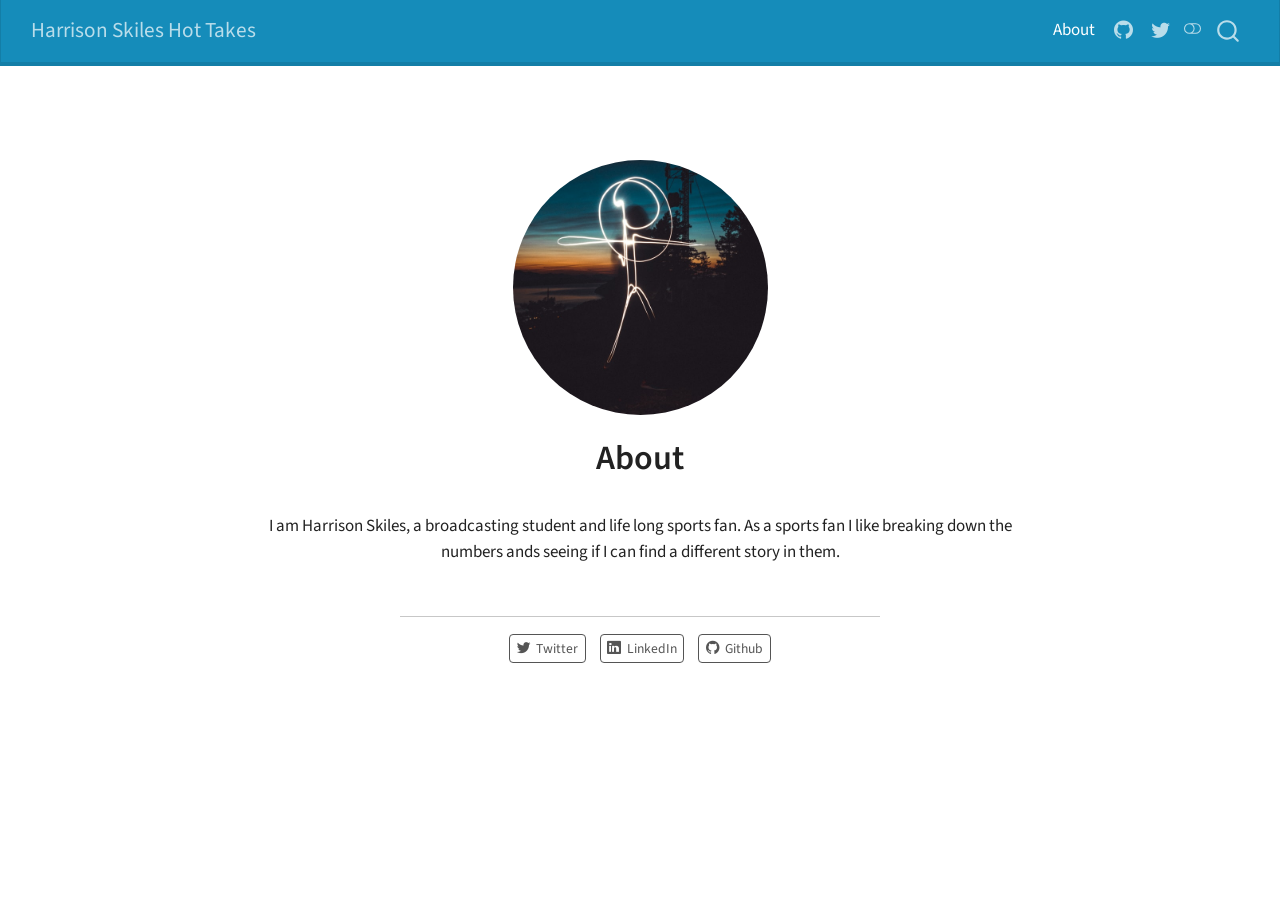
<file: about.html>
<!DOCTYPE html>
<html xmlns="http://www.w3.org/1999/xhtml" lang="en" xml:lang="en"><head>

<meta charset="utf-8">
<meta name="generator" content="quarto-1.9.36">

<meta name="viewport" content="width=device-width, initial-scale=1.0, user-scalable=yes">


<title>About – Harrison Skiles Hot Takes</title>
<style>
/* Default styles provided by pandoc.
** See https://pandoc.org/MANUAL.html#variables-for-html for config info.
*/
code{white-space: pre-wrap;}
span.smallcaps{font-variant: small-caps;}
div.columns{display: flex; gap: min(4vw, 1.5em);}
div.column{flex: auto; overflow-x: auto;}
div.hanging-indent{margin-left: 1.5em; text-indent: -1.5em;}
ul.task-list{list-style: none;}
ul.task-list li input[type="checkbox"] {
  width: 0.8em;
  margin: 0 0.8em 0.2em -1em; /* quarto-specific, see https://github.com/quarto-dev/quarto-cli/issues/4556 */ 
  vertical-align: middle;
}
</style>


<script src="site_libs/quarto-nav/quarto-nav.js"></script>
<script src="site_libs/quarto-nav/headroom.min.js"></script>
<script src="site_libs/clipboard/clipboard.min.js"></script>
<script src="site_libs/quarto-search/autocomplete.umd.js"></script>
<script src="site_libs/quarto-search/fuse.min.js"></script>
<script src="site_libs/quarto-search/quarto-search.js"></script>
<meta name="quarto:offset" content="./">
<link href="./logo.png" rel="icon" type="image/png">
<script src="site_libs/quarto-html/quarto.js" type="module"></script>
<script src="site_libs/quarto-html/tabsets/tabsets.js" type="module"></script>
<script src="site_libs/quarto-html/popper.min.js"></script>
<script src="site_libs/quarto-html/tippy.umd.min.js"></script>
<link href="site_libs/quarto-html/tippy.css" rel="stylesheet">
<link href="site_libs/quarto-html/quarto-syntax-highlighting-845c23b38eaddc0f92fda52bfe77a8c8.css" rel="stylesheet" class="quarto-color-scheme" id="quarto-text-highlighting-styles">
<link href="site_libs/quarto-html/quarto-syntax-highlighting-dark-f418161beb48e0141c760e455f12af2c.css" rel="stylesheet" class="quarto-color-scheme quarto-color-alternate" id="quarto-text-highlighting-styles">
<link href="site_libs/quarto-html/quarto-syntax-highlighting-845c23b38eaddc0f92fda52bfe77a8c8.css" rel="stylesheet" class="quarto-color-scheme-extra" id="quarto-text-highlighting-styles">
<script src="site_libs/bootstrap/bootstrap.min.js"></script>
<link href="site_libs/bootstrap/bootstrap-icons.css" rel="stylesheet">
<link href="site_libs/bootstrap/bootstrap-267efaf477eec0fe62d4fb3579b721f4.min.css" rel="stylesheet" append-hash="true" class="quarto-color-scheme" id="quarto-bootstrap" data-mode="light">
<link href="site_libs/bootstrap/bootstrap-dark-83aa922c66320fb2466ab483cafd95a8.min.css" rel="stylesheet" append-hash="true" class="quarto-color-scheme quarto-color-alternate" id="quarto-bootstrap" data-mode="light">
<link href="site_libs/bootstrap/bootstrap-267efaf477eec0fe62d4fb3579b721f4.min.css" rel="stylesheet" append-hash="true" class="quarto-color-scheme-extra" id="quarto-bootstrap" data-mode="light">
<script id="quarto-search-options" type="application/json">{
  "location": "navbar",
  "copy-button": false,
  "collapse-after": 3,
  "panel-placement": "end",
  "type": "overlay",
  "limit": 50,
  "keyboard-shortcut": [
    "f",
    "/",
    "s"
  ],
  "show-item-context": false,
  "language": {
    "search-no-results-text": "No results",
    "search-matching-documents-text": "matching documents",
    "search-copy-link-title": "Copy link to search",
    "search-hide-matches-text": "Hide additional matches",
    "search-more-match-text": "more match in this document",
    "search-more-matches-text": "more matches in this document",
    "search-clear-button-title": "Clear",
    "search-text-placeholder": "",
    "search-detached-cancel-button-title": "Cancel",
    "search-submit-button-title": "Submit",
    "search-label": "Search"
  }
}</script>


<link rel="stylesheet" href="styles.css">
</head>

<body class="nav-fixed fullcontent quarto-light"><script id="quarto-html-before-body" type="application/javascript">
    const toggleBodyColorMode = (bsSheetEl) => {
      const mode = bsSheetEl.getAttribute("data-mode");
      const bodyEl = window.document.querySelector("body");
      if (mode === "dark") {
        bodyEl.classList.add("quarto-dark");
        bodyEl.classList.remove("quarto-light");
      } else {
        bodyEl.classList.add("quarto-light");
        bodyEl.classList.remove("quarto-dark");
      }
    }
    const toggleBodyColorPrimary = () => {
      const bsSheetEl = window.document.querySelector("link#quarto-bootstrap:not([rel=disabled-stylesheet])");
      if (bsSheetEl) {
        toggleBodyColorMode(bsSheetEl);
      }
    }
    const setColorSchemeToggle = (alternate) => {
      const toggles = window.document.querySelectorAll('.quarto-color-scheme-toggle');
      for (let i=0; i < toggles.length; i++) {
        const toggle = toggles[i];
        if (toggle) {
          if (alternate) {
            toggle.classList.add("alternate");
          } else {
            toggle.classList.remove("alternate");
          }
        }
      }
    };
    const toggleColorMode = (alternate) => {
      // Switch the stylesheets
      const primaryStylesheets = window.document.querySelectorAll('link.quarto-color-scheme:not(.quarto-color-alternate)');
      const alternateStylesheets = window.document.querySelectorAll('link.quarto-color-scheme.quarto-color-alternate');
      manageTransitions('#quarto-margin-sidebar .nav-link', false);
      if (alternate) {
        // note: dark is layered on light, we don't disable primary!
        enableStylesheet(alternateStylesheets);
        for (const sheetNode of alternateStylesheets) {
          if (sheetNode.id === "quarto-bootstrap") {
            toggleBodyColorMode(sheetNode);
          }
        }
      } else {
        disableStylesheet(alternateStylesheets);
        enableStylesheet(primaryStylesheets)
        toggleBodyColorPrimary();
      }
      manageTransitions('#quarto-margin-sidebar .nav-link', true);
      // Switch the toggles
      setColorSchemeToggle(alternate)
      // Hack to workaround the fact that safari doesn't
      // properly recolor the scrollbar when toggling (#1455)
      if (navigator.userAgent.indexOf('Safari') > 0 && navigator.userAgent.indexOf('Chrome') == -1) {
        manageTransitions("body", false);
        window.scrollTo(0, 1);
        setTimeout(() => {
          window.scrollTo(0, 0);
          manageTransitions("body", true);
        }, 40);
      }
    }
    const disableStylesheet = (stylesheets) => {
      for (let i=0; i < stylesheets.length; i++) {
        const stylesheet = stylesheets[i];
        stylesheet.rel = 'disabled-stylesheet';
      }
    }
    const enableStylesheet = (stylesheets) => {
      for (let i=0; i < stylesheets.length; i++) {
        const stylesheet = stylesheets[i];
        if(stylesheet.rel !== 'stylesheet') { // for Chrome, which will still FOUC without this check
          stylesheet.rel = 'stylesheet';
        }
      }
    }
    const manageTransitions = (selector, allowTransitions) => {
      const els = window.document.querySelectorAll(selector);
      for (let i=0; i < els.length; i++) {
        const el = els[i];
        if (allowTransitions) {
          el.classList.remove('notransition');
        } else {
          el.classList.add('notransition');
        }
      }
    }
    const isFileUrl = () => {
      return window.location.protocol === 'file:';
    }
    const hasAlternateSentinel = () => {
      let styleSentinel = getColorSchemeSentinel();
      if (styleSentinel !== null) {
        return styleSentinel === "alternate";
      } else {
        return false;
      }
    }
    const setStyleSentinel = (alternate) => {
      const value = alternate ? "alternate" : "default";
      if (!isFileUrl()) {
        window.localStorage.setItem("quarto-color-scheme", value);
      } else {
        localAlternateSentinel = value;
      }
    }
    const getColorSchemeSentinel = () => {
      if (!isFileUrl()) {
        const storageValue = window.localStorage.getItem("quarto-color-scheme");
        return storageValue != null ? storageValue : localAlternateSentinel;
      } else {
        return localAlternateSentinel;
      }
    }
    const toggleGiscusIfUsed = (isAlternate, darkModeDefault) => {
      const baseTheme = document.querySelector('#giscus-base-theme')?.value ?? 'light';
      const alternateTheme = document.querySelector('#giscus-alt-theme')?.value ?? 'dark';
      let newTheme = '';
      if(authorPrefersDark) {
        newTheme = isAlternate ? baseTheme : alternateTheme;
      } else {
        newTheme = isAlternate ? alternateTheme : baseTheme;
      }
      const changeGiscusTheme = () => {
        // From: https://github.com/giscus/giscus/issues/336
        const sendMessage = (message) => {
          const iframe = document.querySelector('iframe.giscus-frame');
          if (!iframe) return;
          iframe.contentWindow.postMessage({ giscus: message }, 'https://giscus.app');
        }
        sendMessage({
          setConfig: {
            theme: newTheme
          }
        });
      }
      const isGiscussLoaded = window.document.querySelector('iframe.giscus-frame') !== null;
      if (isGiscussLoaded) {
        changeGiscusTheme();
      }
    };
    const authorPrefersDark = false;
    const darkModeDefault = authorPrefersDark;
      document.querySelector('link#quarto-text-highlighting-styles.quarto-color-scheme-extra').rel = 'disabled-stylesheet';
      document.querySelector('link#quarto-bootstrap.quarto-color-scheme-extra').rel = 'disabled-stylesheet';
    let localAlternateSentinel = darkModeDefault ? 'alternate' : 'default';
    // Dark / light mode switch
    window.quartoToggleColorScheme = () => {
      // Read the current dark / light value
      let toAlternate = !hasAlternateSentinel();
      toggleColorMode(toAlternate);
      setStyleSentinel(toAlternate);
      toggleGiscusIfUsed(toAlternate, darkModeDefault);
      window.dispatchEvent(new Event('resize'));
    };
    // Switch to dark mode if need be
    if (hasAlternateSentinel()) {
      toggleColorMode(true);
    } else {
      toggleColorMode(false);
    }
  </script>

<div id="quarto-search-results"></div>
  <header id="quarto-header" class="headroom fixed-top">
    <nav class="navbar navbar-expand-lg " data-bs-theme="dark">
      <div class="navbar-container container-fluid">
      <div class="navbar-brand-container mx-auto">
    <a class="navbar-brand" href="./index.html">
    <span class="navbar-title">Harrison Skiles Hot Takes</span>
    </a>
  </div>
            <div id="quarto-search" class="" title="Search"></div>
          <button class="navbar-toggler" type="button" data-bs-toggle="collapse" data-bs-target="#navbarCollapse" aria-controls="navbarCollapse" role="menu" aria-expanded="false" aria-label="Toggle navigation" onclick="if (window.quartoToggleHeadroom) { window.quartoToggleHeadroom(); }">
  <span class="navbar-toggler-icon"></span>
</button>
          <div class="collapse navbar-collapse" id="navbarCollapse">
            <ul class="navbar-nav navbar-nav-scroll ms-auto">
  <li class="nav-item">
    <a class="nav-link active" href="./about.html" aria-current="page"> 
<span class="menu-text">About</span></a>
  </li>  
  <li class="nav-item compact">
    <a class="nav-link" href="https://github.com/hskiles"> <i class="bi bi-github" role="img">
</i> 
<span class="menu-text"></span></a>
  </li>  
  <li class="nav-item compact">
    <a class="nav-link" href="https://twitter.com/mattwaite"> <i class="bi bi-twitter" role="img">
</i> 
<span class="menu-text"></span></a>
  </li>  
</ul>
          </div> <!-- /navcollapse -->
            <div class="quarto-navbar-tools">
  <a href="" class="quarto-color-scheme-toggle quarto-navigation-tool  px-1" onclick="window.quartoToggleColorScheme(); return false;" title="Toggle dark mode"><i class="bi"></i></a>
</div>
      </div> <!-- /container-fluid -->
    </nav>
</header>
<!-- content -->
<div id="quarto-content" class="quarto-container page-columns page-rows-contents page-layout-article page-navbar">
<!-- sidebar -->
<!-- margin-sidebar -->
    
<!-- main -->
<div class="quarto-about-jolla">
  <img src="profile.jpg" class="about-image
  round " style="height: 15em; width: 15em;">
 <header id="title-block-header" class="quarto-title-block default">
<div class="quarto-title">
<h1 class="title">About</h1>
</div>
<div class="quarto-title-meta">
  </div>
</header><main class="content" id="quarto-document-content">

<p>I am Harrison Skiles, a broadcasting student and life long sports fan. As a sports fan I like breaking down the numbers ands seeing if I can find a different story in them.</p>


</main> 
  <hr class="about-sep">
   <div class="about-links">
  <a href="https://twitter.com" class="about-link" rel="" target="">
    <i class="bi bi-twitter"></i>
     <span class="about-link-text">Twitter</span>
  </a>
  <a href="https://linkedin.com" class="about-link" rel="" target="">
    <i class="bi bi-linkedin"></i>
     <span class="about-link-text">LinkedIn</span>
  </a>
  <a href="https://github.com" class="about-link" rel="" target="">
    <i class="bi bi-github"></i>
     <span class="about-link-text">Github</span>
  </a>
</div>
</div>
 <!-- /main -->
<script id="quarto-html-after-body" type="application/javascript">
  window.document.addEventListener("DOMContentLoaded", function (event) {
    // Ensure there is a toggle, if there isn't float one in the top right
    if (window.document.querySelector('.quarto-color-scheme-toggle') === null) {
      const a = window.document.createElement('a');
      a.classList.add('top-right');
      a.classList.add('quarto-color-scheme-toggle');
      a.href = "";
      a.onclick = function() { try { window.quartoToggleColorScheme(); } catch {} return false; };
      const i = window.document.createElement("i");
      i.classList.add('bi');
      a.appendChild(i);
      window.document.body.appendChild(a);
    }
    setColorSchemeToggle(hasAlternateSentinel())
    const isCodeAnnotation = (el) => {
      for (const clz of el.classList) {
        if (clz.startsWith('code-annotation-')) {                     
          return true;
        }
      }
      return false;
    }
    const onCopySuccess = function(e) {
      // button target
      const button = e.trigger;
      // don't keep focus
      button.blur();
      // flash "checked"
      button.classList.add('code-copy-button-checked');
      var currentTitle = button.getAttribute("title");
      button.setAttribute("title", "Copied!");
      let tooltip;
      if (window.bootstrap) {
        button.setAttribute("data-bs-toggle", "tooltip");
        button.setAttribute("data-bs-placement", "left");
        button.setAttribute("data-bs-title", "Copied!");
        tooltip = new bootstrap.Tooltip(button, 
          { trigger: "manual", 
            customClass: "code-copy-button-tooltip",
            offset: [0, -8]});
        tooltip.show();    
      }
      setTimeout(function() {
        if (tooltip) {
          tooltip.hide();
          button.removeAttribute("data-bs-title");
          button.removeAttribute("data-bs-toggle");
          button.removeAttribute("data-bs-placement");
        }
        button.setAttribute("title", currentTitle);
        button.classList.remove('code-copy-button-checked');
      }, 1000);
      // clear code selection
      e.clearSelection();
    }
    const getTextToCopy = function(trigger) {
      const outerScaffold = trigger.parentElement.cloneNode(true);
      const codeEl = outerScaffold.querySelector('code');
      for (const childEl of codeEl.children) {
        if (isCodeAnnotation(childEl)) {
          childEl.remove();
        }
      }
      return codeEl.innerText;
    }
    const clipboard = new window.ClipboardJS('.code-copy-button:not([data-in-quarto-modal])', {
      text: getTextToCopy
    });
    clipboard.on('success', onCopySuccess);
    if (window.document.getElementById('quarto-embedded-source-code-modal')) {
      const clipboardModal = new window.ClipboardJS('.code-copy-button[data-in-quarto-modal]', {
        text: getTextToCopy,
        container: window.document.getElementById('quarto-embedded-source-code-modal')
      });
      clipboardModal.on('success', onCopySuccess);
    }
      var localhostRegex = new RegExp(/^(?:http|https):\/\/localhost\:?[0-9]*\//);
      var mailtoRegex = new RegExp(/^mailto:/);
        var filterRegex = new RegExp('/' + window.location.host + '/');
      var isInternal = (href) => {
          return filterRegex.test(href) || localhostRegex.test(href) || mailtoRegex.test(href);
      }
      // Inspect non-navigation links and adorn them if external
     var links = window.document.querySelectorAll('a[href]:not(.nav-link):not(.navbar-brand):not(.toc-action):not(.sidebar-link):not(.sidebar-item-toggle):not(.pagination-link):not(.no-external):not([aria-hidden]):not(.dropdown-item):not(.quarto-navigation-tool):not(.about-link)');
      for (var i=0; i<links.length; i++) {
        const link = links[i];
        if (!isInternal(link.href)) {
          // undo the damage that might have been done by quarto-nav.js in the case of
          // links that we want to consider external
          if (link.dataset.originalHref !== undefined) {
            link.href = link.dataset.originalHref;
          }
        }
      }
    function tippyHover(el, contentFn, onTriggerFn, onUntriggerFn) {
      const config = {
        allowHTML: true,
        maxWidth: 500,
        delay: 100,
        arrow: false,
        appendTo: function(el) {
            return el.parentElement;
        },
        interactive: true,
        interactiveBorder: 10,
        theme: 'quarto',
        placement: 'bottom-start',
      };
      if (contentFn) {
        config.content = contentFn;
      }
      if (onTriggerFn) {
        config.onTrigger = onTriggerFn;
      }
      if (onUntriggerFn) {
        config.onUntrigger = onUntriggerFn;
      }
      window.tippy(el, config); 
    }
    const noterefs = window.document.querySelectorAll('a[role="doc-noteref"]');
    for (var i=0; i<noterefs.length; i++) {
      const ref = noterefs[i];
      tippyHover(ref, function() {
        // use id or data attribute instead here
        let href = ref.getAttribute('data-footnote-href') || ref.getAttribute('href');
        try { href = new URL(href).hash; } catch {}
        const id = href.replace(/^#\/?/, "");
        const note = window.document.getElementById(id);
        if (note) {
          return note.innerHTML;
        } else {
          return "";
        }
      });
    }
    const xrefs = window.document.querySelectorAll('a.quarto-xref');
    const processXRef = (id, note) => {
      // Strip column container classes
      const stripColumnClz = (el) => {
        el.classList.remove("page-full", "page-columns");
        if (el.children) {
          for (const child of el.children) {
            stripColumnClz(child);
          }
        }
      }
      stripColumnClz(note)
      if (id === null || id.startsWith('sec-')) {
        // Special case sections, only their first couple elements
        const container = document.createElement("div");
        if (note.children && note.children.length > 2) {
          container.appendChild(note.children[0].cloneNode(true));
          for (let i = 1; i < note.children.length; i++) {
            const child = note.children[i];
            if (child.tagName === "P" && child.innerText === "") {
              continue;
            } else {
              container.appendChild(child.cloneNode(true));
              break;
            }
          }
          if (window.Quarto?.typesetMath) {
            window.Quarto.typesetMath(container);
          }
          return container.innerHTML
        } else {
          if (window.Quarto?.typesetMath) {
            window.Quarto.typesetMath(note);
          }
          return note.innerHTML;
        }
      } else {
        // Remove any anchor links if they are present
        const anchorLink = note.querySelector('a.anchorjs-link');
        if (anchorLink) {
          anchorLink.remove();
        }
        if (window.Quarto?.typesetMath) {
          window.Quarto.typesetMath(note);
        }
        if (note.classList.contains("callout")) {
          return note.outerHTML;
        } else {
          return note.innerHTML;
        }
      }
    }
    for (var i=0; i<xrefs.length; i++) {
      const xref = xrefs[i];
      tippyHover(xref, undefined, function(instance) {
        instance.disable();
        let url = xref.getAttribute('href');
        let hash = undefined; 
        if (url.startsWith('#')) {
          hash = url;
        } else {
          try { hash = new URL(url).hash; } catch {}
        }
        if (hash) {
          const id = hash.replace(/^#\/?/, "");
          const note = window.document.getElementById(id);
          if (note !== null) {
            try {
              const html = processXRef(id, note.cloneNode(true));
              instance.setContent(html);
            } finally {
              instance.enable();
              instance.show();
            }
          } else {
            // See if we can fetch this
            fetch(url.split('#')[0])
            .then(res => res.text())
            .then(html => {
              const parser = new DOMParser();
              const htmlDoc = parser.parseFromString(html, "text/html");
              const note = htmlDoc.getElementById(id);
              if (note !== null) {
                const html = processXRef(id, note);
                instance.setContent(html);
              } 
            }).finally(() => {
              instance.enable();
              instance.show();
            });
          }
        } else {
          // See if we can fetch a full url (with no hash to target)
          // This is a special case and we should probably do some content thinning / targeting
          fetch(url)
          .then(res => res.text())
          .then(html => {
            const parser = new DOMParser();
            const htmlDoc = parser.parseFromString(html, "text/html");
            const note = htmlDoc.querySelector('main.content');
            if (note !== null) {
              // This should only happen for chapter cross references
              // (since there is no id in the URL)
              // remove the first header
              if (note.children.length > 0 && note.children[0].tagName === "HEADER") {
                note.children[0].remove();
              }
              const html = processXRef(null, note);
              instance.setContent(html);
            } 
          }).finally(() => {
            instance.enable();
            instance.show();
          });
        }
      }, function(instance) {
      });
    }
        let selectedAnnoteEl;
        const selectorForAnnotation = ( cell, annotation) => {
          let cellAttr = 'data-code-cell="' + cell + '"';
          let lineAttr = 'data-code-annotation="' +  annotation + '"';
          const selector = 'span[' + cellAttr + '][' + lineAttr + ']';
          return selector;
        }
        const selectCodeLines = (annoteEl) => {
          const doc = window.document;
          const targetCell = annoteEl.getAttribute("data-target-cell");
          const targetAnnotation = annoteEl.getAttribute("data-target-annotation");
          const annoteSpan = window.document.querySelector(selectorForAnnotation(targetCell, targetAnnotation));
          const lines = annoteSpan.getAttribute("data-code-lines").split(",");
          const lineIds = lines.map((line) => {
            return targetCell + "-" + line;
          })
          let top = null;
          let height = null;
          let parent = null;
          if (lineIds.length > 0) {
              //compute the position of the single el (top and bottom and make a div)
              const el = window.document.getElementById(lineIds[0]);
              top = el.offsetTop;
              height = el.offsetHeight;
              parent = el.parentElement.parentElement;
            if (lineIds.length > 1) {
              const lastEl = window.document.getElementById(lineIds[lineIds.length - 1]);
              const bottom = lastEl.offsetTop + lastEl.offsetHeight;
              height = bottom - top;
            }
            if (top !== null && height !== null && parent !== null) {
              // cook up a div (if necessary) and position it 
              let div = window.document.getElementById("code-annotation-line-highlight");
              if (div === null) {
                div = window.document.createElement("div");
                div.setAttribute("id", "code-annotation-line-highlight");
                div.style.position = 'absolute';
                parent.appendChild(div);
              }
              div.style.top = top - 2 + "px";
              div.style.height = height + 4 + "px";
              div.style.left = 0;
              let gutterDiv = window.document.getElementById("code-annotation-line-highlight-gutter");
              if (gutterDiv === null) {
                gutterDiv = window.document.createElement("div");
                gutterDiv.setAttribute("id", "code-annotation-line-highlight-gutter");
                gutterDiv.style.position = 'absolute';
                const codeCell = window.document.getElementById(targetCell);
                const gutter = codeCell.querySelector('.code-annotation-gutter');
                gutter.appendChild(gutterDiv);
              }
              gutterDiv.style.top = top - 2 + "px";
              gutterDiv.style.height = height + 4 + "px";
            }
            selectedAnnoteEl = annoteEl;
          }
        };
        const unselectCodeLines = () => {
          const elementsIds = ["code-annotation-line-highlight", "code-annotation-line-highlight-gutter"];
          elementsIds.forEach((elId) => {
            const div = window.document.getElementById(elId);
            if (div) {
              div.remove();
            }
          });
          selectedAnnoteEl = undefined;
        };
          // Handle positioning of the toggle
      window.addEventListener(
        "resize",
        throttle(() => {
          elRect = undefined;
          if (selectedAnnoteEl) {
            selectCodeLines(selectedAnnoteEl);
          }
        }, 10)
      );
      function throttle(fn, ms) {
      let throttle = false;
      let timer;
        return (...args) => {
          if(!throttle) { // first call gets through
              fn.apply(this, args);
              throttle = true;
          } else { // all the others get throttled
              if(timer) clearTimeout(timer); // cancel #2
              timer = setTimeout(() => {
                fn.apply(this, args);
                timer = throttle = false;
              }, ms);
          }
        };
      }
        // Attach click handler to the DT
        const annoteDls = window.document.querySelectorAll('dt[data-target-cell]');
        for (const annoteDlNode of annoteDls) {
          annoteDlNode.addEventListener('click', (event) => {
            const clickedEl = event.target;
            if (clickedEl !== selectedAnnoteEl) {
              unselectCodeLines();
              const activeEl = window.document.querySelector('dt[data-target-cell].code-annotation-active');
              if (activeEl) {
                activeEl.classList.remove('code-annotation-active');
              }
              selectCodeLines(clickedEl);
              clickedEl.classList.add('code-annotation-active');
            } else {
              // Unselect the line
              unselectCodeLines();
              clickedEl.classList.remove('code-annotation-active');
            }
          });
        }
    const findCites = (el) => {
      const parentEl = el.parentElement;
      if (parentEl) {
        const cites = parentEl.dataset.cites;
        if (cites) {
          return {
            el,
            cites: cites.split(' ')
          };
        } else {
          return findCites(el.parentElement)
        }
      } else {
        return undefined;
      }
    };
    var bibliorefs = window.document.querySelectorAll('a[role="doc-biblioref"]');
    for (var i=0; i<bibliorefs.length; i++) {
      const ref = bibliorefs[i];
      const citeInfo = findCites(ref);
      if (citeInfo) {
        tippyHover(citeInfo.el, function() {
          var popup = window.document.createElement('div');
          citeInfo.cites.forEach(function(cite) {
            var citeDiv = window.document.createElement('div');
            citeDiv.classList.add('hanging-indent');
            citeDiv.classList.add('csl-entry');
            var biblioDiv = window.document.getElementById('ref-' + cite);
            if (biblioDiv) {
              citeDiv.innerHTML = biblioDiv.innerHTML;
            }
            popup.appendChild(citeDiv);
          });
          return popup.innerHTML;
        });
      }
    }
  });
  </script>
</div> <!-- /content -->




</body></html>
</file>
<file: site_libs/quarto-html/tippy.css>
.tippy-box[data-animation=fade][data-state=hidden]{opacity:0}[data-tippy-root]{max-width:calc(100vw - 10px)}.tippy-box{position:relative;background-color:#333;color:#fff;border-radius:4px;font-size:14px;line-height:1.4;white-space:normal;outline:0;transition-property:transform,visibility,opacity}.tippy-box[data-placement^=top]>.tippy-arrow{bottom:0}.tippy-box[data-placement^=top]>.tippy-arrow:before{bottom:-7px;left:0;border-width:8px 8px 0;border-top-color:initial;transform-origin:center top}.tippy-box[data-placement^=bottom]>.tippy-arrow{top:0}.tippy-box[data-placement^=bottom]>.tippy-arrow:before{top:-7px;left:0;border-width:0 8px 8px;border-bottom-color:initial;transform-origin:center bottom}.tippy-box[data-placement^=left]>.tippy-arrow{right:0}.tippy-box[data-placement^=left]>.tippy-arrow:before{border-width:8px 0 8px 8px;border-left-color:initial;right:-7px;transform-origin:center left}.tippy-box[data-placement^=right]>.tippy-arrow{left:0}.tippy-box[data-placement^=right]>.tippy-arrow:before{left:-7px;border-width:8px 8px 8px 0;border-right-color:initial;transform-origin:center right}.tippy-box[data-inertia][data-state=visible]{transition-timing-function:cubic-bezier(.54,1.5,.38,1.11)}.tippy-arrow{width:16px;height:16px;color:#333}.tippy-arrow:before{content:"";position:absolute;border-color:transparent;border-style:solid}.tippy-content{position:relative;padding:5px 9px;z-index:1}
</file>
<file: site_libs/quarto-html/quarto-syntax-highlighting-845c23b38eaddc0f92fda52bfe77a8c8.css>
/* quarto syntax highlight colors */
:root {
  --quarto-hl-ot-color: #003B4F;
  --quarto-hl-at-color: #657422;
  --quarto-hl-ss-color: #20794D;
  --quarto-hl-an-color: #5E5E5E;
  --quarto-hl-fu-color: #4758AB;
  --quarto-hl-st-color: #20794D;
  --quarto-hl-cf-color: #003B4F;
  --quarto-hl-op-color: #5E5E5E;
  --quarto-hl-er-color: #AD0000;
  --quarto-hl-bn-color: #AD0000;
  --quarto-hl-al-color: #AD0000;
  --quarto-hl-va-color: #111111;
  --quarto-hl-bu-color: inherit;
  --quarto-hl-ex-color: inherit;
  --quarto-hl-pp-color: #AD0000;
  --quarto-hl-in-color: #5E5E5E;
  --quarto-hl-vs-color: #20794D;
  --quarto-hl-wa-color: #5E5E5E;
  --quarto-hl-do-color: #5E5E5E;
  --quarto-hl-im-color: #00769E;
  --quarto-hl-ch-color: #20794D;
  --quarto-hl-dt-color: #AD0000;
  --quarto-hl-fl-color: #AD0000;
  --quarto-hl-co-color: #5E5E5E;
  --quarto-hl-cv-color: #5E5E5E;
  --quarto-hl-cn-color: #8f5902;
  --quarto-hl-sc-color: #5E5E5E;
  --quarto-hl-dv-color: #AD0000;
  --quarto-hl-kw-color: #003B4F;
}

/* other quarto variables */
:root {
  --quarto-font-monospace: SFMono-Regular, Menlo, Monaco, Consolas, "Liberation Mono", "Courier New", monospace;
}

/* syntax highlight based on Pandoc's rules */
pre > code.sourceCode > span {
  color: #003B4F;
}

code.sourceCode > span {
  color: #003B4F;
}

div.sourceCode,
div.sourceCode pre.sourceCode {
  color: #003B4F;
}

/* Normal */
code span {
  color: #003B4F;
}

/* Alert */
code span.al {
  color: #AD0000;
  font-style: inherit;
}

/* Annotation */
code span.an {
  color: #5E5E5E;
  font-style: inherit;
}

/* Attribute */
code span.at {
  color: #657422;
  font-style: inherit;
}

/* BaseN */
code span.bn {
  color: #AD0000;
  font-style: inherit;
}

/* BuiltIn */
code span.bu {
  font-style: inherit;
}

/* ControlFlow */
code span.cf {
  color: #003B4F;
  font-weight: bold;
  font-style: inherit;
}

/* Char */
code span.ch {
  color: #20794D;
  font-style: inherit;
}

/* Constant */
code span.cn {
  color: #8f5902;
  font-style: inherit;
}

/* Comment */
code span.co {
  color: #5E5E5E;
  font-style: inherit;
}

/* CommentVar */
code span.cv {
  color: #5E5E5E;
  font-style: italic;
}

/* Documentation */
code span.do {
  color: #5E5E5E;
  font-style: italic;
}

/* DataType */
code span.dt {
  color: #AD0000;
  font-style: inherit;
}

/* DecVal */
code span.dv {
  color: #AD0000;
  font-style: inherit;
}

/* Error */
code span.er {
  color: #AD0000;
  font-style: inherit;
}

/* Extension */
code span.ex {
  font-style: inherit;
}

/* Float */
code span.fl {
  color: #AD0000;
  font-style: inherit;
}

/* Function */
code span.fu {
  color: #4758AB;
  font-style: inherit;
}

/* Import */
code span.im {
  color: #00769E;
  font-style: inherit;
}

/* Information */
code span.in {
  color: #5E5E5E;
  font-style: inherit;
}

/* Keyword */
code span.kw {
  color: #003B4F;
  font-weight: bold;
  font-style: inherit;
}

/* Operator */
code span.op {
  color: #5E5E5E;
  font-style: inherit;
}

/* Other */
code span.ot {
  color: #003B4F;
  font-style: inherit;
}

/* Preprocessor */
code span.pp {
  color: #AD0000;
  font-style: inherit;
}

/* SpecialChar */
code span.sc {
  color: #5E5E5E;
  font-style: inherit;
}

/* SpecialString */
code span.ss {
  color: #20794D;
  font-style: inherit;
}

/* String */
code span.st {
  color: #20794D;
  font-style: inherit;
}

/* Variable */
code span.va {
  color: #111111;
  font-style: inherit;
}

/* VerbatimString */
code span.vs {
  color: #20794D;
  font-style: inherit;
}

/* Warning */
code span.wa {
  color: #5E5E5E;
  font-style: italic;
}

.prevent-inlining {
  content: "</";
}

/*# sourceMappingURL=ac89f0bb514bba72461919f78549e31c.css.map */
</file>
<file: site_libs/quarto-html/quarto-syntax-highlighting-dark-f418161beb48e0141c760e455f12af2c.css>
/* quarto syntax highlight colors */
:root {
  --quarto-hl-al-color: #f07178;
  --quarto-hl-an-color: #d4d0ab;
  --quarto-hl-at-color: #00e0e0;
  --quarto-hl-bn-color: #d4d0ab;
  --quarto-hl-bu-color: #abe338;
  --quarto-hl-ch-color: #abe338;
  --quarto-hl-co-color: #f8f8f2;
  --quarto-hl-cv-color: #ffd700;
  --quarto-hl-cn-color: #ffd700;
  --quarto-hl-cf-color: #ffa07a;
  --quarto-hl-dt-color: #ffa07a;
  --quarto-hl-dv-color: #d4d0ab;
  --quarto-hl-do-color: #f8f8f2;
  --quarto-hl-er-color: #f07178;
  --quarto-hl-ex-color: #00e0e0;
  --quarto-hl-fl-color: #d4d0ab;
  --quarto-hl-fu-color: #ffa07a;
  --quarto-hl-im-color: #abe338;
  --quarto-hl-in-color: #d4d0ab;
  --quarto-hl-kw-color: #ffa07a;
  --quarto-hl-op-color: #ffa07a;
  --quarto-hl-ot-color: #00e0e0;
  --quarto-hl-pp-color: #dcc6e0;
  --quarto-hl-re-color: #00e0e0;
  --quarto-hl-sc-color: #abe338;
  --quarto-hl-ss-color: #abe338;
  --quarto-hl-st-color: #abe338;
  --quarto-hl-va-color: #00e0e0;
  --quarto-hl-vs-color: #abe338;
  --quarto-hl-wa-color: #dcc6e0;
}

/* other quarto variables */
:root {
  --quarto-font-monospace: SFMono-Regular, Menlo, Monaco, Consolas, "Liberation Mono", "Courier New", monospace;
}

/* syntax highlight based on Pandoc's rules */
pre > code.sourceCode > span {
  color: #f8f8f2;
}

code.sourceCode > span {
  color: #f8f8f2;
}

div.sourceCode,
div.sourceCode pre.sourceCode {
  color: #f8f8f2;
}

/* Normal */
code span {
  color: #f8f8f2;
}

/* Alert */
code span.al {
  color: #f07178;
}

/* Annotation */
code span.an {
  color: #d4d0ab;
}

/* Attribute */
code span.at {
  color: #00e0e0;
}

/* BaseN */
code span.bn {
  color: #d4d0ab;
}

/* BuiltIn */
code span.bu {
  color: #abe338;
}

/* ControlFlow */
code span.cf {
  font-weight: bold;
  color: #ffa07a;
}

/* Char */
code span.ch {
  color: #abe338;
}

/* Constant */
code span.cn {
  color: #ffd700;
}

/* Comment */
code span.co {
  font-style: italic;
  color: #f8f8f2;
}

/* CommentVar */
code span.cv {
  color: #ffd700;
}

/* Documentation */
code span.do {
  color: #f8f8f2;
}

/* DataType */
code span.dt {
  color: #ffa07a;
}

/* DecVal */
code span.dv {
  color: #d4d0ab;
}

/* Error */
code span.er {
  color: #f07178;
  text-decoration: underline;
}

/* Extension */
code span.ex {
  font-weight: bold;
  color: #00e0e0;
}

/* Float */
code span.fl {
  color: #d4d0ab;
}

/* Function */
code span.fu {
  color: #ffa07a;
}

/* Import */
code span.im {
  color: #abe338;
}

/* Information */
code span.in {
  color: #d4d0ab;
}

/* Keyword */
code span.kw {
  font-weight: bold;
  color: #ffa07a;
}

/* Operator */
code span.op {
  color: #ffa07a;
}

/* Other */
code span.ot {
  color: #00e0e0;
}

/* Preprocessor */
code span.pp {
  color: #dcc6e0;
}

/* RegionMarker */
code span.re {
  background-color: #f8f8f2;
  color: #00e0e0;
}

/* SpecialChar */
code span.sc {
  color: #abe338;
}

/* SpecialString */
code span.ss {
  color: #abe338;
}

/* String */
code span.st {
  color: #abe338;
}

/* Variable */
code span.va {
  color: #00e0e0;
}

/* VerbatimString */
code span.vs {
  color: #abe338;
}

/* Warning */
code span.wa {
  color: #dcc6e0;
}

.prevent-inlining {
  content: "</";
}

/*# sourceMappingURL=378c2a0cc31455d06730fbe37c8f3789.css.map */
</file>
<file: styles.css>
/* css styles */
</file>
<file: site_libs/quarto-html/quarto-syntax-highlighting-7b89279ff1a6dce999919e0e67d4d9ec.css>
/* quarto syntax highlight colors */
:root {
  --quarto-hl-ot-color: #003B4F;
  --quarto-hl-at-color: #657422;
  --quarto-hl-ss-color: #20794D;
  --quarto-hl-an-color: #5E5E5E;
  --quarto-hl-fu-color: #4758AB;
  --quarto-hl-st-color: #20794D;
  --quarto-hl-cf-color: #003B4F;
  --quarto-hl-op-color: #5E5E5E;
  --quarto-hl-er-color: #AD0000;
  --quarto-hl-bn-color: #AD0000;
  --quarto-hl-al-color: #AD0000;
  --quarto-hl-va-color: #111111;
  --quarto-hl-bu-color: inherit;
  --quarto-hl-ex-color: inherit;
  --quarto-hl-pp-color: #AD0000;
  --quarto-hl-in-color: #5E5E5E;
  --quarto-hl-vs-color: #20794D;
  --quarto-hl-wa-color: #5E5E5E;
  --quarto-hl-do-color: #5E5E5E;
  --quarto-hl-im-color: #00769E;
  --quarto-hl-ch-color: #20794D;
  --quarto-hl-dt-color: #AD0000;
  --quarto-hl-fl-color: #AD0000;
  --quarto-hl-co-color: #5E5E5E;
  --quarto-hl-cv-color: #5E5E5E;
  --quarto-hl-cn-color: #8f5902;
  --quarto-hl-sc-color: #5E5E5E;
  --quarto-hl-dv-color: #AD0000;
  --quarto-hl-kw-color: #003B4F;
}

/* other quarto variables */
:root {
  --quarto-font-monospace: SFMono-Regular, Menlo, Monaco, Consolas, "Liberation Mono", "Courier New", monospace;
}

/* syntax highlight based on Pandoc's rules */
pre > code.sourceCode > span {
  color: #003B4F;
}

code.sourceCode > span {
  color: #003B4F;
}

div.sourceCode,
div.sourceCode pre.sourceCode {
  color: #003B4F;
}

/* Normal */
code span {
  color: #003B4F;
}

/* Alert */
code span.al {
  color: #AD0000;
  font-style: inherit;
}

/* Annotation */
code span.an {
  color: #5E5E5E;
  font-style: inherit;
}

/* Attribute */
code span.at {
  color: #657422;
  font-style: inherit;
}

/* BaseN */
code span.bn {
  color: #AD0000;
  font-style: inherit;
}

/* BuiltIn */
code span.bu {
  font-style: inherit;
}

/* ControlFlow */
code span.cf {
  color: #003B4F;
  font-weight: bold;
  font-style: inherit;
}

/* Char */
code span.ch {
  color: #20794D;
  font-style: inherit;
}

/* Constant */
code span.cn {
  color: #8f5902;
  font-style: inherit;
}

/* Comment */
code span.co {
  color: #5E5E5E;
  font-style: inherit;
}

/* CommentVar */
code span.cv {
  color: #5E5E5E;
  font-style: italic;
}

/* Documentation */
code span.do {
  color: #5E5E5E;
  font-style: italic;
}

/* DataType */
code span.dt {
  color: #AD0000;
  font-style: inherit;
}

/* DecVal */
code span.dv {
  color: #AD0000;
  font-style: inherit;
}

/* Error */
code span.er {
  color: #AD0000;
  font-style: inherit;
}

/* Extension */
code span.ex {
  font-style: inherit;
}

/* Float */
code span.fl {
  color: #AD0000;
  font-style: inherit;
}

/* Function */
code span.fu {
  color: #4758AB;
  font-style: inherit;
}

/* Import */
code span.im {
  color: #00769E;
  font-style: inherit;
}

/* Information */
code span.in {
  color: #5E5E5E;
  font-style: inherit;
}

/* Keyword */
code span.kw {
  color: #003B4F;
  font-weight: bold;
  font-style: inherit;
}

/* Operator */
code span.op {
  color: #5E5E5E;
  font-style: inherit;
}

/* Other */
code span.ot {
  color: #003B4F;
  font-style: inherit;
}

/* Preprocessor */
code span.pp {
  color: #AD0000;
  font-style: inherit;
}

/* SpecialChar */
code span.sc {
  color: #5E5E5E;
  font-style: inherit;
}

/* SpecialString */
code span.ss {
  color: #20794D;
  font-style: inherit;
}

/* String */
code span.st {
  color: #20794D;
  font-style: inherit;
}

/* Variable */
code span.va {
  color: #111111;
  font-style: inherit;
}

/* VerbatimString */
code span.vs {
  color: #20794D;
  font-style: inherit;
}

/* Warning */
code span.wa {
  color: #5E5E5E;
  font-style: italic;
}

.prevent-inlining {
  content: "</";
}

/*# sourceMappingURL=3944bc705cfaf4c80e56f77c5205168a.css.map */
</file>
<file: site_libs/quarto-html/quarto-syntax-highlighting-dark-707d8167ce6003fca903bfe2be84ab7f.css>
/* quarto syntax highlight colors */
:root {
  --quarto-hl-al-color: #f07178;
  --quarto-hl-an-color: #d4d0ab;
  --quarto-hl-at-color: #00e0e0;
  --quarto-hl-bn-color: #d4d0ab;
  --quarto-hl-bu-color: #abe338;
  --quarto-hl-ch-color: #abe338;
  --quarto-hl-co-color: #f8f8f2;
  --quarto-hl-cv-color: #ffd700;
  --quarto-hl-cn-color: #ffd700;
  --quarto-hl-cf-color: #ffa07a;
  --quarto-hl-dt-color: #ffa07a;
  --quarto-hl-dv-color: #d4d0ab;
  --quarto-hl-do-color: #f8f8f2;
  --quarto-hl-er-color: #f07178;
  --quarto-hl-ex-color: #00e0e0;
  --quarto-hl-fl-color: #d4d0ab;
  --quarto-hl-fu-color: #ffa07a;
  --quarto-hl-im-color: #abe338;
  --quarto-hl-in-color: #d4d0ab;
  --quarto-hl-kw-color: #ffa07a;
  --quarto-hl-op-color: #ffa07a;
  --quarto-hl-ot-color: #00e0e0;
  --quarto-hl-pp-color: #dcc6e0;
  --quarto-hl-re-color: #00e0e0;
  --quarto-hl-sc-color: #abe338;
  --quarto-hl-ss-color: #abe338;
  --quarto-hl-st-color: #abe338;
  --quarto-hl-va-color: #00e0e0;
  --quarto-hl-vs-color: #abe338;
  --quarto-hl-wa-color: #dcc6e0;
}

/* other quarto variables */
:root {
  --quarto-font-monospace: SFMono-Regular, Menlo, Monaco, Consolas, "Liberation Mono", "Courier New", monospace;
}

/* syntax highlight based on Pandoc's rules */
pre > code.sourceCode > span {
  color: #f8f8f2;
}

code.sourceCode > span {
  color: #f8f8f2;
}

div.sourceCode,
div.sourceCode pre.sourceCode {
  color: #f8f8f2;
}

/* Normal */
code span {
  color: #f8f8f2;
}

/* Alert */
code span.al {
  color: #f07178;
}

/* Annotation */
code span.an {
  color: #d4d0ab;
}

/* Attribute */
code span.at {
  color: #00e0e0;
}

/* BaseN */
code span.bn {
  color: #d4d0ab;
}

/* BuiltIn */
code span.bu {
  color: #abe338;
}

/* ControlFlow */
code span.cf {
  font-weight: bold;
  color: #ffa07a;
}

/* Char */
code span.ch {
  color: #abe338;
}

/* Constant */
code span.cn {
  color: #ffd700;
}

/* Comment */
code span.co {
  font-style: italic;
  color: #f8f8f2;
}

/* CommentVar */
code span.cv {
  color: #ffd700;
}

/* Documentation */
code span.do {
  color: #f8f8f2;
}

/* DataType */
code span.dt {
  color: #ffa07a;
}

/* DecVal */
code span.dv {
  color: #d4d0ab;
}

/* Error */
code span.er {
  color: #f07178;
  text-decoration: underline;
}

/* Extension */
code span.ex {
  font-weight: bold;
  color: #00e0e0;
}

/* Float */
code span.fl {
  color: #d4d0ab;
}

/* Function */
code span.fu {
  color: #ffa07a;
}

/* Import */
code span.im {
  color: #abe338;
}

/* Information */
code span.in {
  color: #d4d0ab;
}

/* Keyword */
code span.kw {
  font-weight: bold;
  color: #ffa07a;
}

/* Operator */
code span.op {
  color: #ffa07a;
}

/* Other */
code span.ot {
  color: #00e0e0;
}

/* Preprocessor */
code span.pp {
  color: #dcc6e0;
}

/* RegionMarker */
code span.re {
  background-color: #f8f8f2;
  color: #00e0e0;
}

/* SpecialChar */
code span.sc {
  color: #abe338;
}

/* SpecialString */
code span.ss {
  color: #abe338;
}

/* String */
code span.st {
  color: #abe338;
}

/* Variable */
code span.va {
  color: #00e0e0;
}

/* VerbatimString */
code span.vs {
  color: #abe338;
}

/* Warning */
code span.wa {
  color: #dcc6e0;
}

.prevent-inlining {
  content: "</";
}

/*# sourceMappingURL=f5ab3bb6f5ded8da9f12dd3a91d3da26.css.map */
</file>
